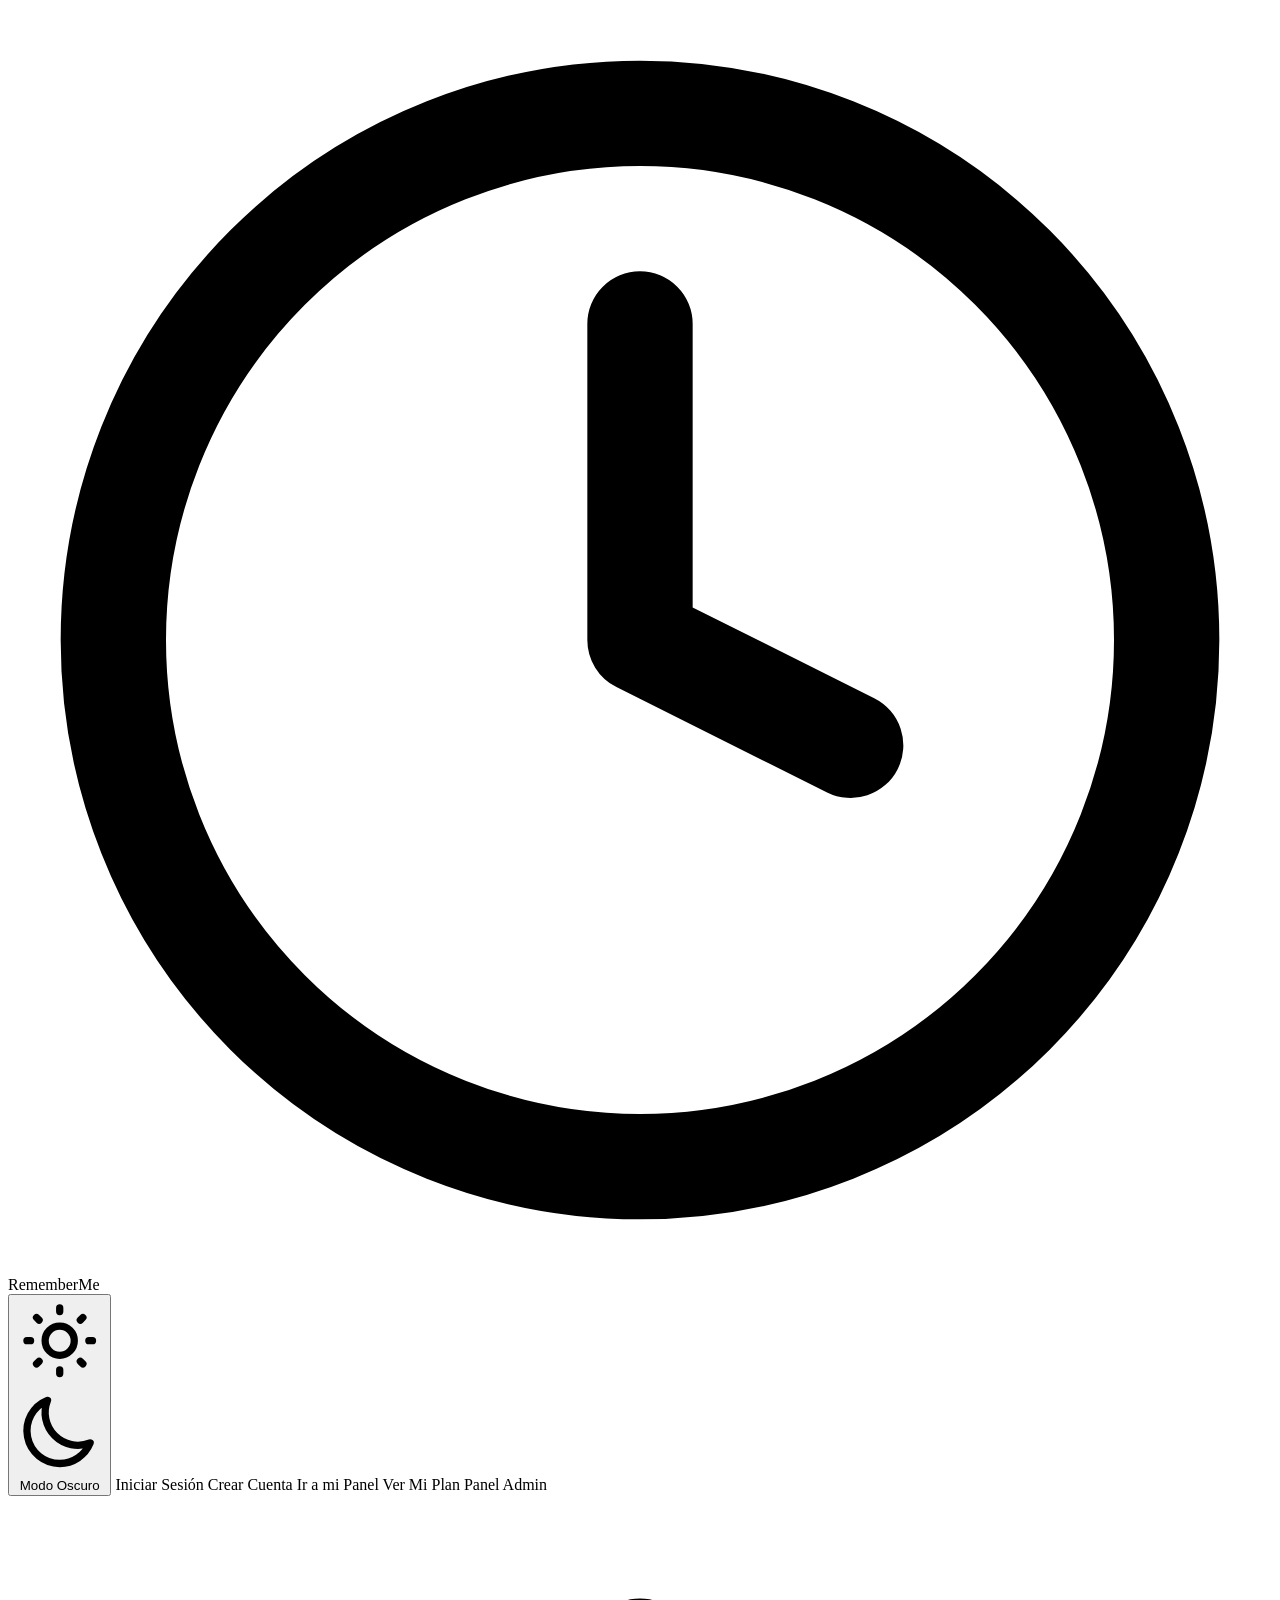
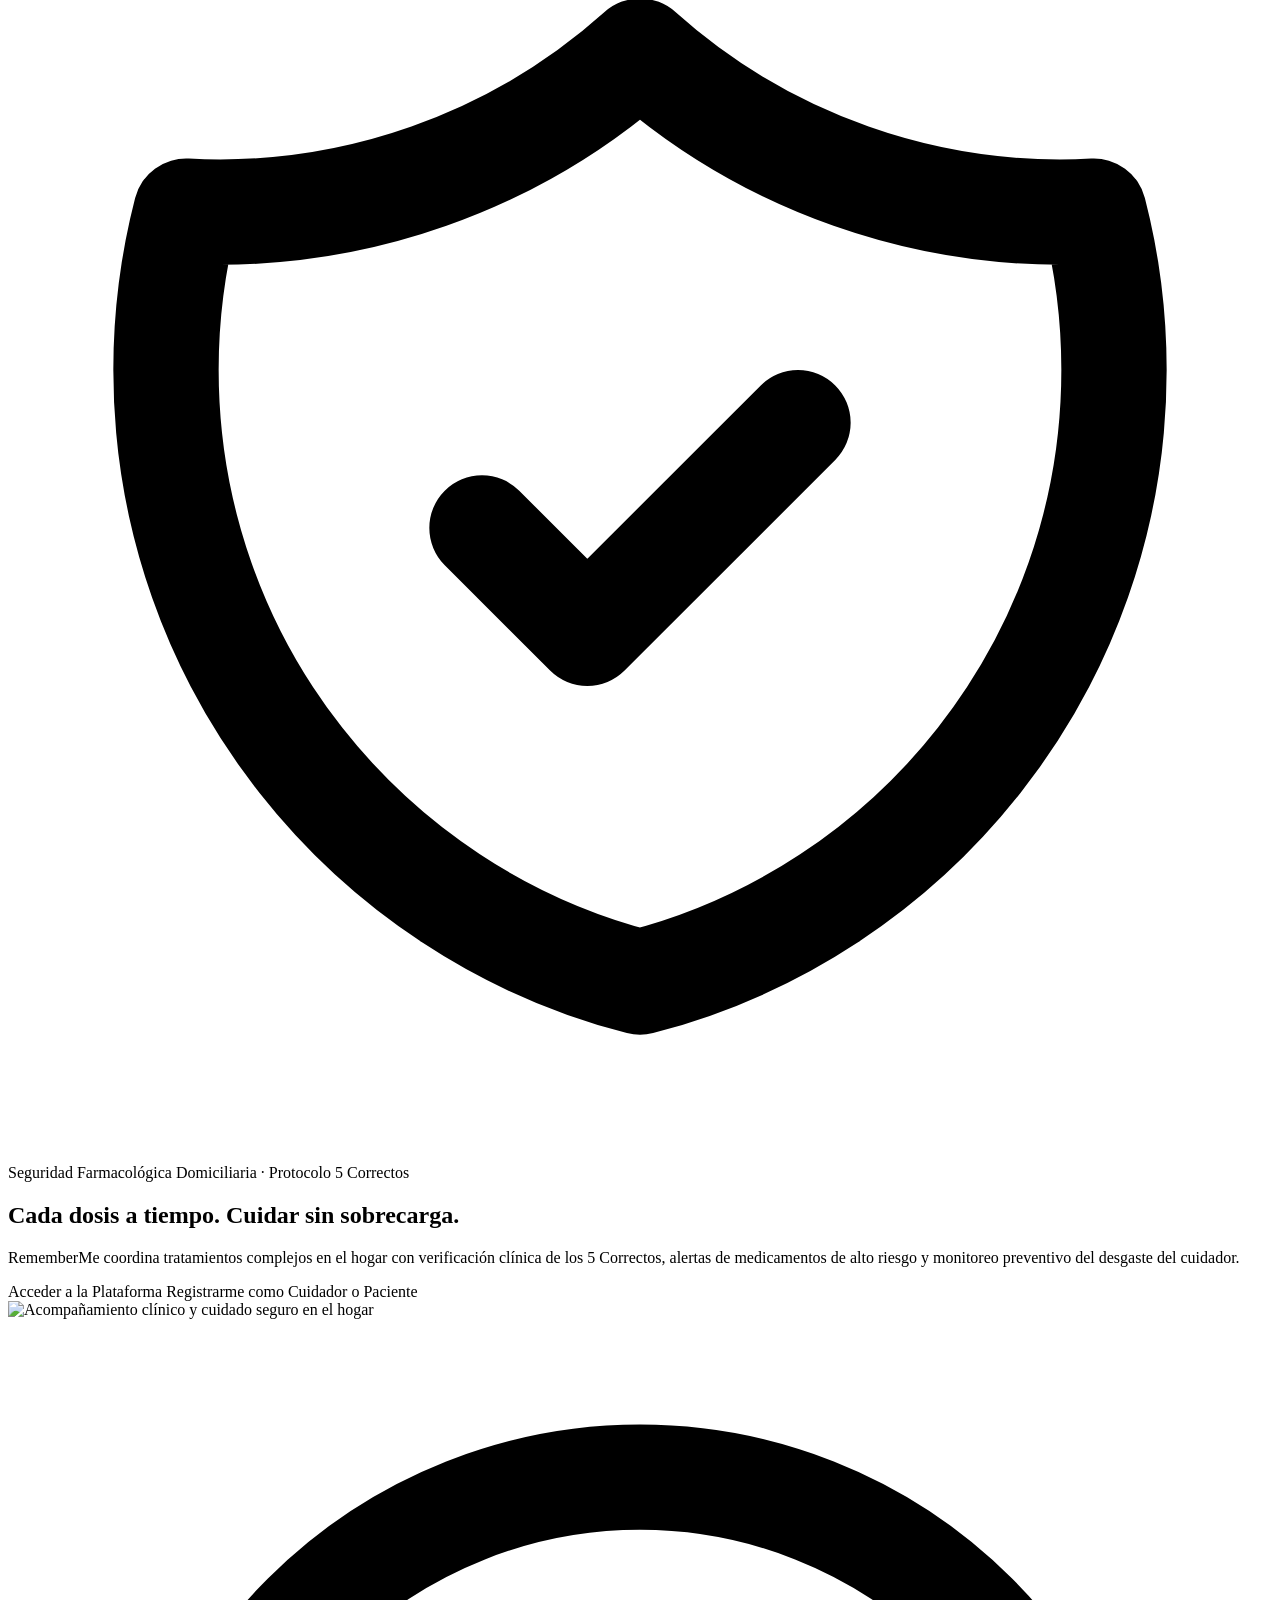
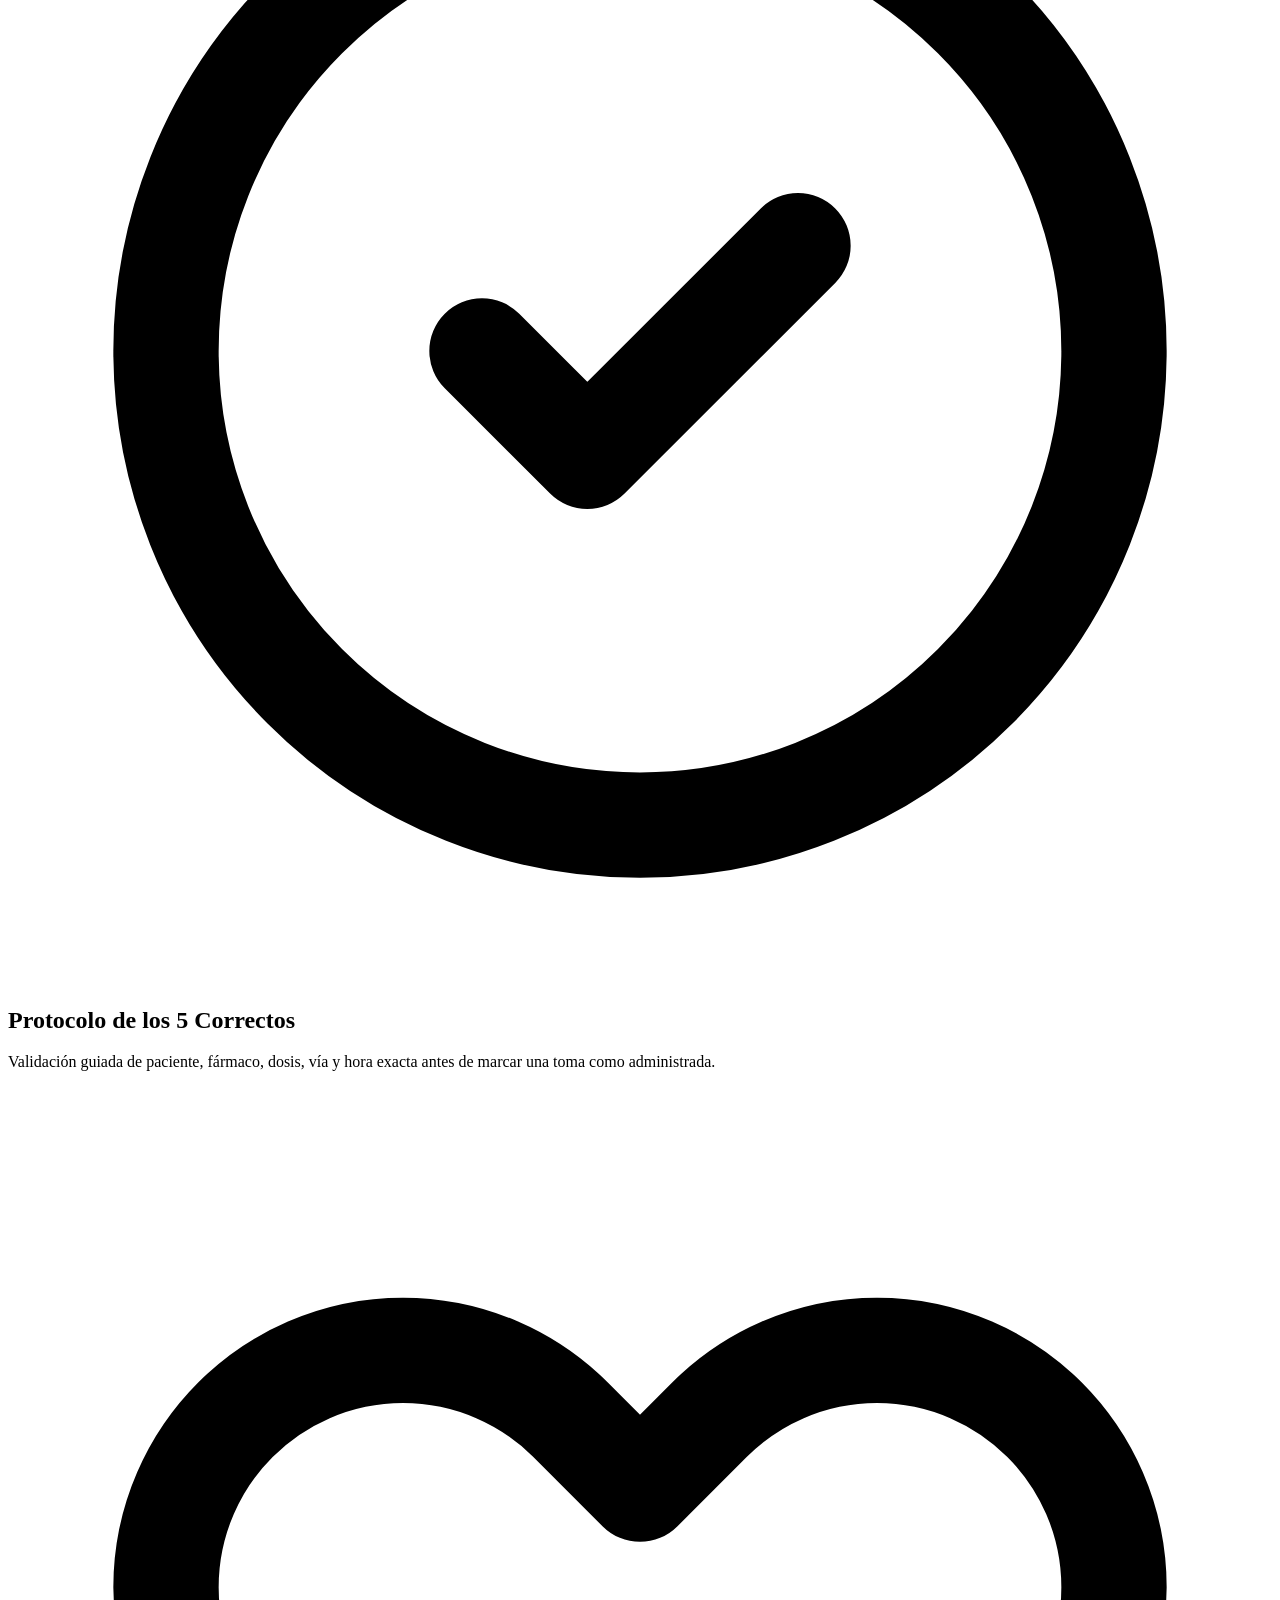
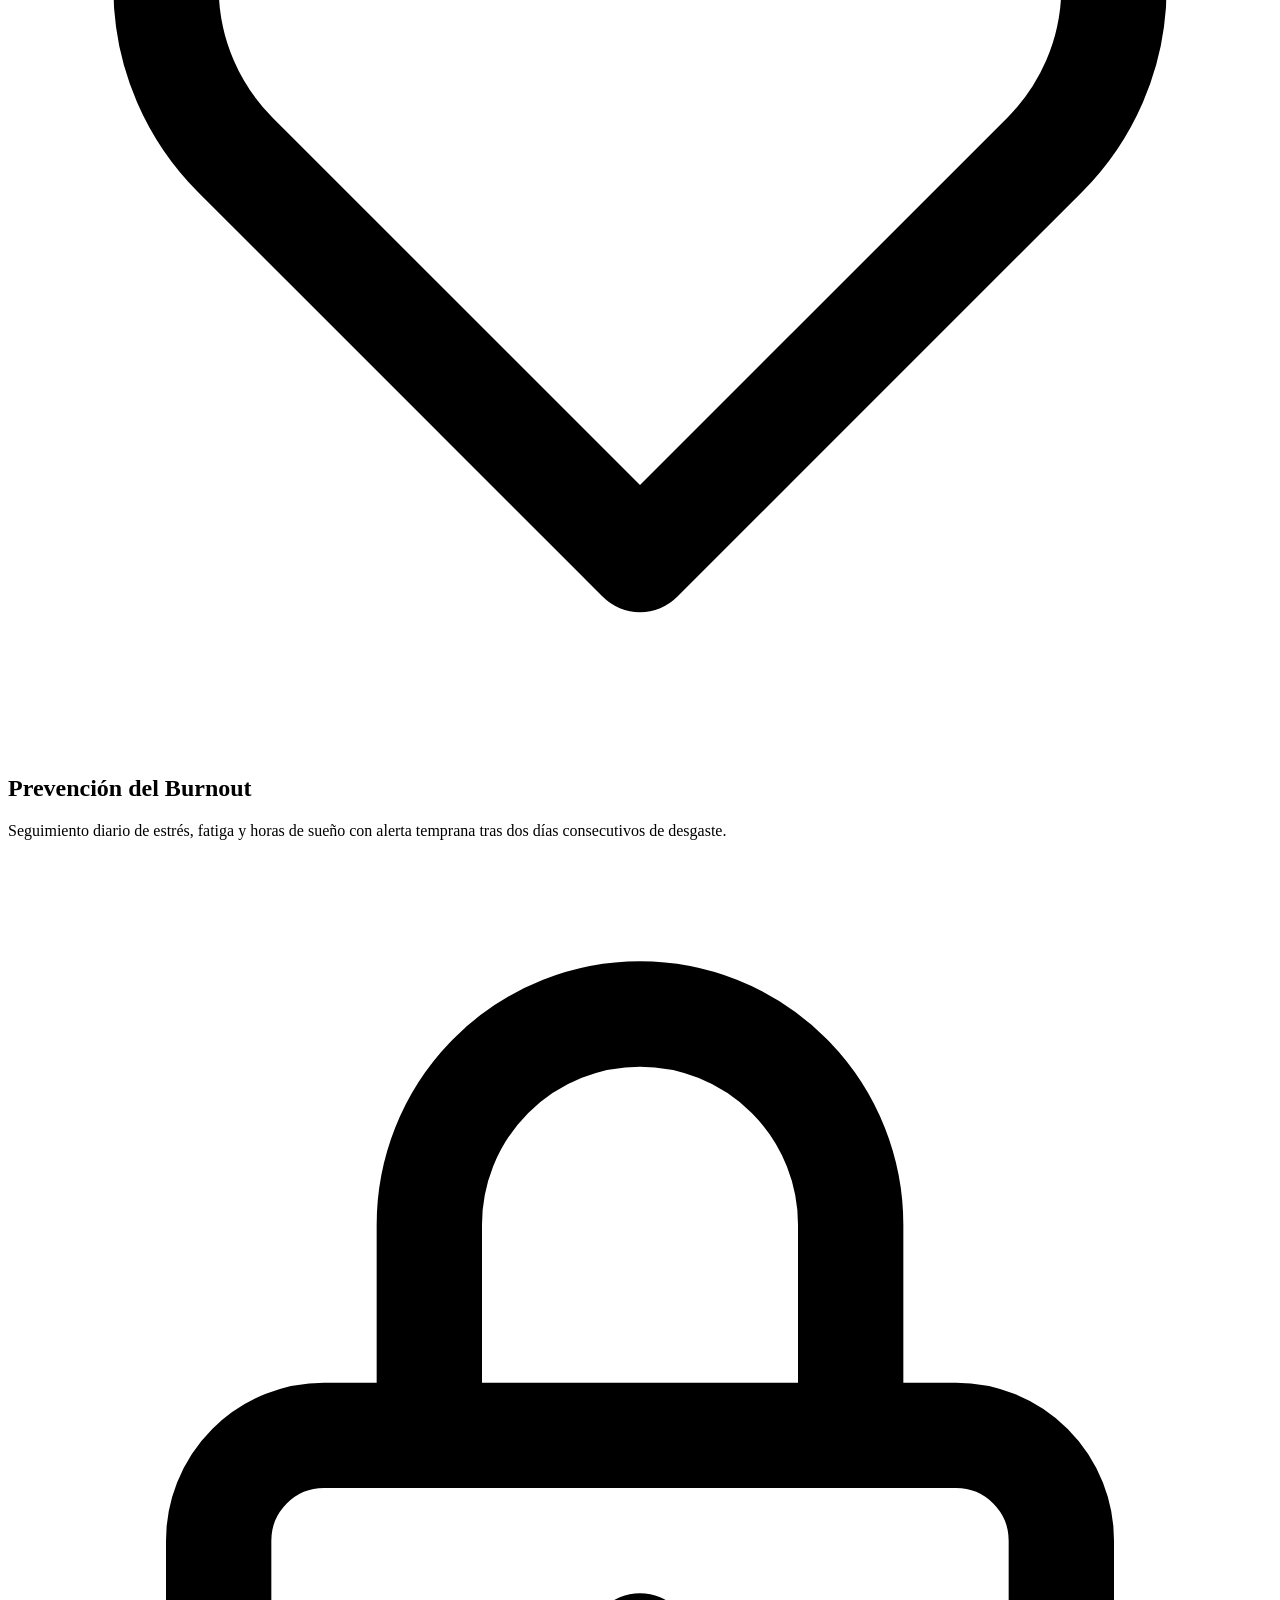
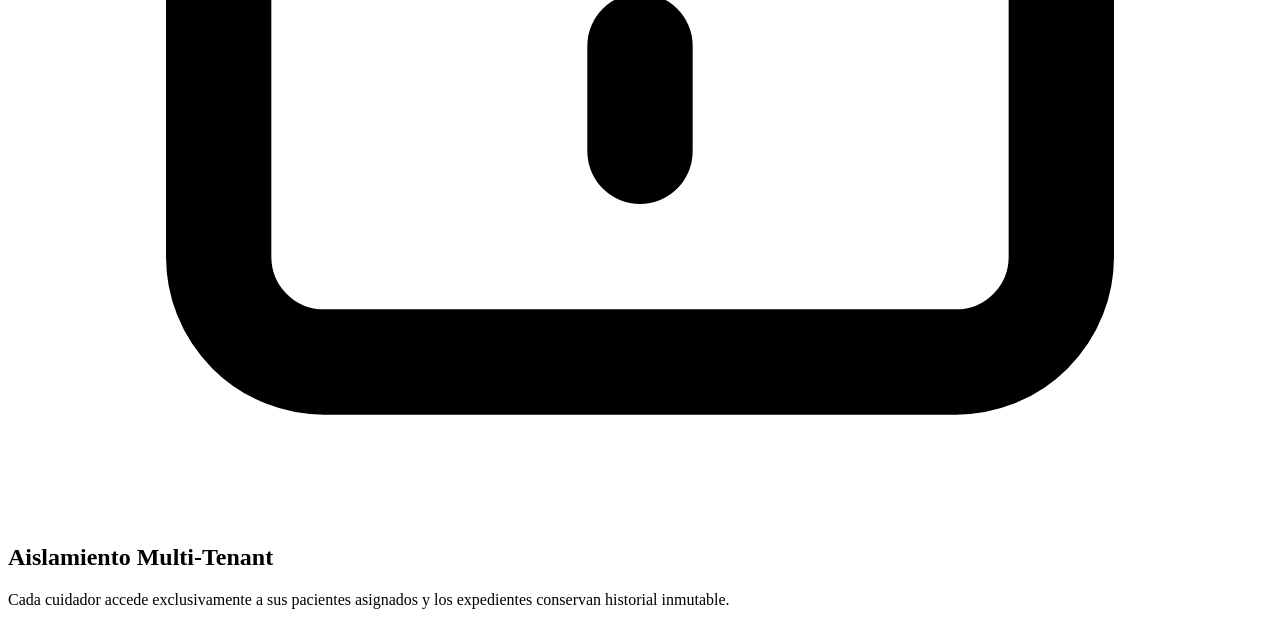
<file: target/classes/templates/index.html>
<!DOCTYPE html>
<html lang="es" xmlns:th="http://www.thymeleaf.org" xmlns:sec="http://www.thymeleaf.org/extras/spring-security">
<head th:replace="~{fragments/head :: head('Inicio')}"></head>
<body class="bg-slate-50 dark:bg-slate-950 text-slate-900 dark:text-slate-100 min-h-screen flex flex-col">

<!-- Navbar Pública -->
<header class="bg-white/95 dark:bg-slate-900/95 border-b border-slate-200 dark:border-slate-800 sticky top-0 z-30">
    <div class="max-w-6xl mx-auto px-6 py-4 flex items-center justify-between">
        <a th:href="@{/}" class="flex items-center gap-3">
            <div class="w-9 h-9 rounded-xl bg-teal-700 dark:bg-teal-600 text-white flex items-center justify-center">
                <svg class="w-5 h-5" fill="none" stroke="currentColor" stroke-width="2" viewBox="0 0 24 24">
                    <path stroke-linecap="round" stroke-linejoin="round" d="M12 6v6l4 2m6-2a10 10 0 11-20 0 10 10 0 0120 0z"/>
                </svg>
            </div>
            <span class="font-display font-bold text-lg">RememberMe</span>
        </a>

        <div class="flex items-center gap-3">
            <button type="button" onclick="toggleRememberMeTheme()"
                    class="inline-flex items-center gap-2 px-3 py-2 rounded-xl border border-slate-200 dark:border-slate-700 bg-slate-50 dark:bg-slate-800 text-xs font-medium text-slate-700 dark:text-slate-200 hover:bg-slate-100 dark:hover:bg-slate-700 transition">
                <svg data-theme-icon="sun" class="w-4 h-4 hidden text-amber-500" fill="none" stroke="currentColor" stroke-width="2" viewBox="0 0 24 24">
                    <path stroke-linecap="round" stroke-linejoin="round" d="M12 3v1m0 16v1m9-9h-1M4 12H3m15.364 6.364l-.707-.707M6.343 6.343l-.707-.707m12.728 0l-.707.707M6.343 17.657l-.707.707M16 12a4 4 0 11-8 0 4 4 0 018 0z"/>
                </svg>
                <svg data-theme-icon="moon" class="w-4 h-4" fill="none" stroke="currentColor" stroke-width="2" viewBox="0 0 24 24">
                    <path stroke-linecap="round" stroke-linejoin="round" d="M20.354 15.354A9 9 0 018.646 3.646 9.003 9.003 0 0012 21a9.003 9.003 0 008.354-5.646z"/>
                </svg>
                <span data-theme-label>Modo Oscuro</span>
            </button>

            <a sec:authorize="isAnonymous()" th:href="@{/auth/login}"
               class="px-4 py-2 rounded-xl text-sm font-medium text-slate-700 dark:text-slate-200 hover:bg-slate-100 dark:hover:bg-slate-800 transition">
                Iniciar Sesión
            </a>
            <a sec:authorize="isAnonymous()" th:href="@{/auth/register}"
               class="px-4 py-2 rounded-xl bg-teal-700 hover:bg-teal-800 dark:bg-teal-600 dark:hover:bg-teal-500 text-white text-sm font-semibold transition">
                Crear Cuenta
            </a>
            <a sec:authorize="hasAuthority('ROL_CUIDADOR')" th:href="@{/cuidador/panel}"
               class="px-4 py-2 rounded-xl bg-teal-700 hover:bg-teal-800 dark:bg-teal-600 text-white text-sm font-semibold transition">
                Ir a mi Panel
            </a>
            <a sec:authorize="hasAuthority('ROL_PACIENTE')" th:href="@{/paciente/mi-plan}"
               class="px-4 py-2 rounded-xl bg-teal-700 hover:bg-teal-800 dark:bg-teal-600 text-white text-sm font-semibold transition">
                Ver Mi Plan
            </a>
            <a sec:authorize="hasAuthority('ROL_ADMIN')" th:href="@{/admin/resumen}"
               class="px-4 py-2 rounded-xl bg-teal-700 hover:bg-teal-800 dark:bg-teal-600 text-white text-sm font-semibold transition">
                Panel Admin
            </a>
        </div>
    </div>
</header>

<!-- Hero Principal -->
<main class="flex-1">
    <section class="max-w-6xl mx-auto px-6 py-14 lg:py-20 grid grid-cols-1 lg:grid-cols-12 gap-12 items-center">
        <div class="lg:col-span-6 space-y-6">
            <div class="inline-flex items-center gap-2 text-xs font-semibold text-teal-700 dark:text-teal-400">
                <svg class="w-4 h-4" fill="none" stroke="currentColor" stroke-width="2" viewBox="0 0 24 24">
                    <path stroke-linecap="round" stroke-linejoin="round" d="M9 12l2 2 4-4m5.618-4.016A11.955 11.955 0 0112 2.944a11.955 11.955 0 01-8.618 3.04A12.02 12.02 0 003 9c0 5.591 3.824 10.29 9 11.622 5.176-1.332 9-6.03 9-11.622 0-1.042-.133-2.052-.382-3.016z"/>
                </svg>
                <span>Seguridad Farmacológica Domiciliaria · Protocolo 5 Correctos</span>
            </div>

            <h1 class="text-3xl sm:text-4xl lg:text-5xl font-display font-bold text-slate-900 dark:text-slate-100 leading-tight">
                Cada dosis a tiempo. Cuidar sin sobrecarga.
            </h1>

            <p class="text-base sm:text-lg text-slate-600 dark:text-slate-300 leading-relaxed">
                RememberMe coordina tratamientos complejos en el hogar con verificación clínica de los 5 Correctos,
                alertas de medicamentos de alto riesgo y monitoreo preventivo del desgaste del cuidador.
            </p>

            <div class="flex flex-wrap items-center gap-4 pt-2">
                <a th:href="@{/auth/login}"
                   class="px-6 py-3 rounded-xl bg-teal-700 hover:bg-teal-800 dark:bg-teal-600 dark:hover:bg-teal-500 text-white font-semibold text-sm transition">
                    Acceder a la Plataforma
                </a>
                <a th:href="@{/auth/register}"
                   class="px-6 py-3 rounded-xl border border-slate-300 dark:border-slate-700 bg-white dark:bg-slate-900 text-slate-700 dark:text-slate-200 hover:bg-slate-100 dark:hover:bg-slate-800 font-semibold text-sm transition">
                    Registrarme como Cuidador o Paciente
                </a>
            </div>
        </div>

        <div class="lg:col-span-6">
            <div class="bg-white dark:bg-slate-900 border border-slate-200 dark:border-slate-800 rounded-2xl p-3">
                <img th:src="@{/images/hero-home-caregiving.jpg}"
                     alt="Acompañamiento clínico y cuidado seguro en el hogar"
                     class="w-full h-80 sm:h-96 object-cover rounded-xl">
            </div>
        </div>
    </section>

    <!-- Pilares Clínicos -->
    <section class="max-w-6xl mx-auto px-6 pb-16 grid grid-cols-1 md:grid-cols-3 gap-6">
        <div class="bg-white dark:bg-slate-900 border border-slate-200 dark:border-slate-800 rounded-2xl p-6">
            <div class="w-10 h-10 rounded-xl bg-teal-50 dark:bg-teal-950/60 text-teal-700 dark:text-teal-400 flex items-center justify-center mb-4">
                <svg class="w-5 h-5" fill="none" stroke="currentColor" stroke-width="2" viewBox="0 0 24 24">
                    <path stroke-linecap="round" stroke-linejoin="round" d="M9 12l2 2 4-4m6 2a9 9 0 11-18 0 9 9 0 0118 0z"/>
                </svg>
            </div>
            <h2 class="text-lg font-display font-bold">Protocolo de los 5 Correctos</h2>
            <p class="text-sm text-slate-600 dark:text-slate-300 mt-2">
                Validación guiada de paciente, fármaco, dosis, vía y hora exacta antes de marcar una toma como administrada.
            </p>
        </div>

        <div class="bg-white dark:bg-slate-900 border border-slate-200 dark:border-slate-800 rounded-2xl p-6">
            <div class="w-10 h-10 rounded-xl bg-amber-50 dark:bg-amber-950/40 text-amber-700 dark:text-amber-400 flex items-center justify-center mb-4">
                <svg class="w-5 h-5" fill="none" stroke="currentColor" stroke-width="2" viewBox="0 0 24 24">
                    <path stroke-linecap="round" stroke-linejoin="round" d="M4.318 6.318a4.5 4.5 0 000 6.364L12 20.364l7.682-7.682a4.5 4.5 0 00-6.364-6.364L12 7.636l-1.318-1.318a4.5 4.5 0 00-6.364 0z"/>
                </svg>
            </div>
            <h2 class="text-lg font-display font-bold">Prevención del Burnout</h2>
            <p class="text-sm text-slate-600 dark:text-slate-300 mt-2">
                Seguimiento diario de estrés, fatiga y horas de sueño con alerta temprana tras dos días consecutivos de desgaste.
            </p>
        </div>

        <div class="bg-white dark:bg-slate-900 border border-slate-200 dark:border-slate-800 rounded-2xl p-6">
            <div class="w-10 h-10 rounded-xl bg-slate-100 dark:bg-slate-800 text-slate-700 dark:text-slate-300 flex items-center justify-center mb-4">
                <svg class="w-5 h-5" fill="none" stroke="currentColor" stroke-width="2" viewBox="0 0 24 24">
                    <path stroke-linecap="round" stroke-linejoin="round" d="M12 15v2m-6 4h12a2 2 0 002-2v-6a2 2 0 00-2-2H6a2 2 0 00-2 2v6a2 2 0 002 2zm10-10V7a4 4 0 00-8 0v4h8z"/>
                </svg>
            </div>
            <h2 class="text-lg font-display font-bold">Aislamiento Multi-Tenant</h2>
            <p class="text-sm text-slate-600 dark:text-slate-300 mt-2">
                Cada cuidador accede exclusivamente a sus pacientes asignados y los expedientes conservan historial inmutable.
            </p>
        </div>
    </section>
</main>

</body>
</html>
</file>
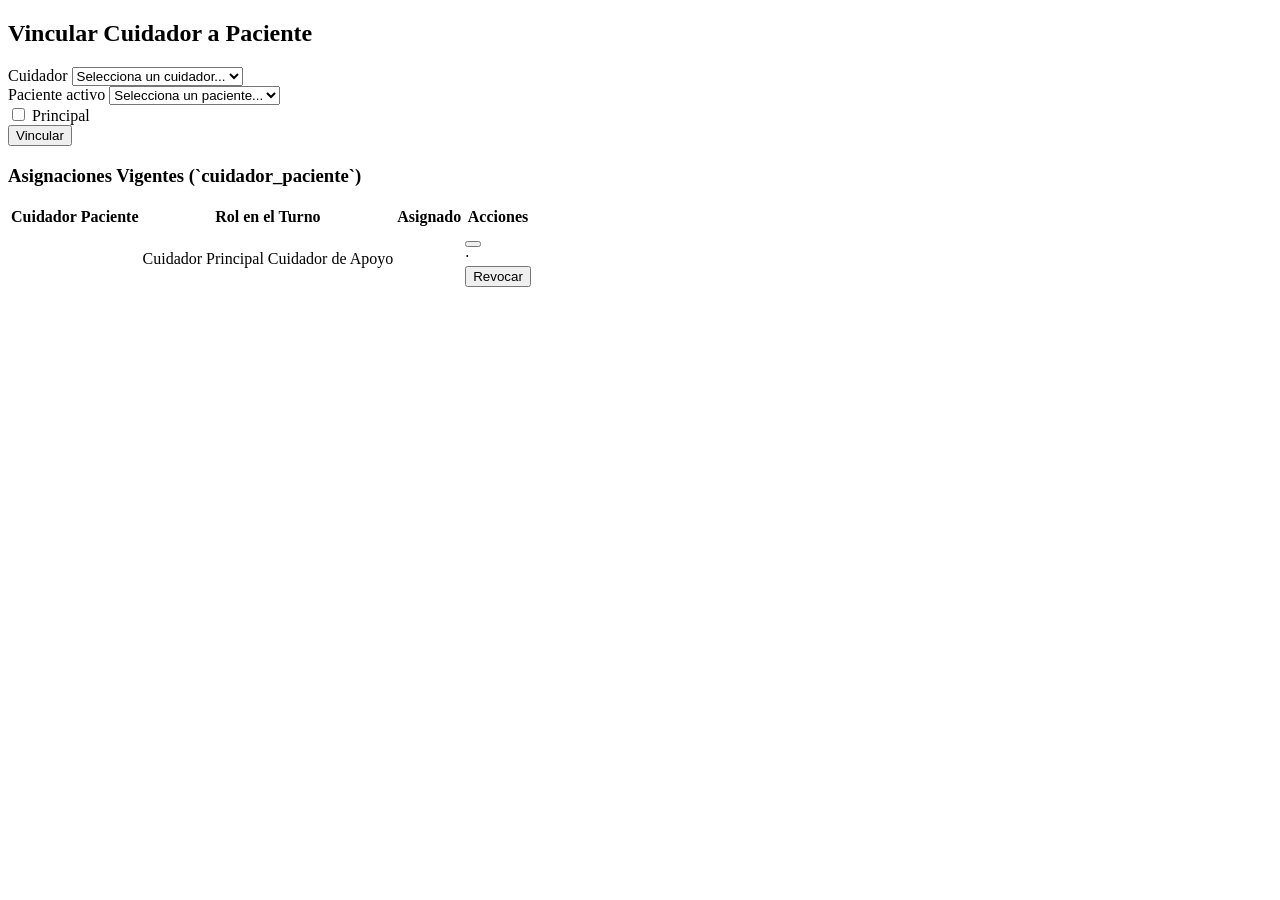
<file: target/classes/templates/admin/asignaciones.html>
<!DOCTYPE html>
<html lang="es" xmlns:th="http://www.thymeleaf.org">
<head th:replace="~{fragments/head :: head('Asignaciones Cuidador–Paciente')}"></head>
<body class="bg-slate-50 dark:bg-slate-950 text-slate-900 dark:text-slate-100 min-h-screen flex flex-col lg:flex-row">

<aside th:replace="~{fragments/sidebar :: sidebar(${activeMenu})}"></aside>

<div class="flex-1 flex flex-col min-w-0">
    <header th:replace="~{fragments/header :: header(${breadcrumb}, 'Volver al Resumen', '/admin/resumen')}"></header>

    <main class="p-6 max-w-6xl w-full mx-auto space-y-6">
        <div th:if="${exito}" class="p-4 rounded-2xl border border-emerald-200 dark:border-emerald-900/60 bg-emerald-50 dark:bg-emerald-950/30 text-emerald-700 dark:text-emerald-400 text-sm" th:text="${exito}"></div>
        <div th:if="${error}" class="p-4 rounded-2xl border border-red-200 dark:border-red-900/60 bg-red-50 dark:bg-red-950/40 text-red-700 dark:text-red-400 text-sm" th:text="${error}"></div>

        <!-- Formulario nueva asignación -->
        <section class="bg-white dark:bg-slate-900 border border-slate-200 dark:border-slate-800 rounded-2xl p-6">
            <h2 class="text-lg font-display font-bold">Vincular Cuidador a Paciente</h2>
            <form th:action="@{/admin/asignaciones}" th:object="${asignacionDto}" method="post"
                  class="mt-4 grid grid-cols-1 md:grid-cols-12 gap-4 items-end">
                <div class="md:col-span-4">
                    <label class="block text-xs font-medium mb-1">Cuidador</label>
                    <select th:field="*{cuidadorId}" required
                            class="w-full px-3.5 py-2.5 rounded-xl border border-slate-300 dark:border-slate-700 bg-white dark:bg-slate-800 text-sm">
                        <option value="">Selecciona un cuidador...</option>
                        <option th:each="c : ${cuidadores}" th:value="${c.id}" th:text="${c.nombre} + ' (' + ${c.correo} + ')'"></option>
                    </select>
                </div>

                <div class="md:col-span-4">
                    <label class="block text-xs font-medium mb-1">Paciente activo</label>
                    <select th:field="*{pacienteId}" required
                            class="w-full px-3.5 py-2.5 rounded-xl border border-slate-300 dark:border-slate-700 bg-white dark:bg-slate-800 text-sm">
                        <option value="">Selecciona un paciente...</option>
                        <option th:each="p : ${pacientes}" th:value="${p.id}" th:text="${p.nombreCompleto}"></option>
                    </select>
                </div>

                <div class="md:col-span-2 pb-2.5">
                    <label class="flex items-center gap-2 text-sm cursor-pointer">
                        <input th:field="*{esPrincipal}" type="checkbox" class="rounded text-teal-700">
                        <span>Principal</span>
                    </label>
                </div>

                <div class="md:col-span-2">
                    <button type="submit"
                            class="w-full px-4 py-2.5 rounded-xl bg-teal-700 hover:bg-teal-800 dark:bg-teal-600 text-white text-sm font-semibold transition">
                        Vincular
                    </button>
                </div>
            </form>
        </section>

        <!-- Tabla de vínculos -->
        <section class="bg-white dark:bg-slate-900 border border-slate-200 dark:border-slate-800 rounded-2xl overflow-hidden">
            <div class="px-6 py-4 border-b border-slate-200 dark:border-slate-800">
                <h3 class="text-base font-display font-bold">Asignaciones Vigentes (`cuidador_paciente`)</h3>
            </div>
            <div class="overflow-x-auto">
                <table class="w-full text-left text-sm">
                    <thead class="bg-slate-50 dark:bg-slate-800/70 text-xs text-slate-500 dark:text-slate-400 border-b border-slate-200 dark:border-slate-800">
                    <tr>
                        <th class="px-5 py-3">Cuidador</th>
                        <th class="px-5 py-3">Paciente</th>
                        <th class="px-5 py-3">Rol en el Turno</th>
                        <th class="px-5 py-3">Asignado</th>
                        <th class="px-5 py-3 text-right">Acciones</th>
                    </tr>
                    </thead>
                    <tbody class="divide-y divide-slate-200 dark:divide-slate-800">
                    <tr th:each="a : ${asignaciones}">
                        <td class="px-5 py-3.5 font-medium" th:text="${a.cuidador.nombre}"></td>
                        <td class="px-5 py-3.5" th:text="${a.paciente.nombreCompleto}"></td>
                        <td class="px-5 py-3.5">
                            <span th:if="${a.esPrincipal}" class="text-xs font-semibold text-teal-700 dark:text-teal-400">Cuidador Principal</span>
                            <span th:if="${!a.esPrincipal}" class="text-xs font-medium text-slate-600 dark:text-slate-300">Cuidador de Apoyo</span>
                        </td>
                        <td class="px-5 py-3.5 font-mono-tabular text-xs text-slate-500"
                            th:text="${#temporals.format(a.asignadoEn, 'yyyy-MM-dd')}"></td>
                        <td class="px-5 py-3.5 text-right">
                            <div class="inline-flex items-center gap-3">
                                <form th:action="@{/admin/asignaciones/tipo}" method="post">
                                    <input type="hidden" name="cuidadorId" th:value="${a.id.cuidadorId}">
                                    <input type="hidden" name="pacienteId" th:value="${a.id.pacienteId}">
                                    <input type="hidden" name="esPrincipal" th:value="${!a.esPrincipal}">
                                    <button type="submit" class="text-xs font-medium text-teal-700 dark:text-teal-400 hover:underline"
                                            th:text="${a.esPrincipal} ? 'Cambiar a Apoyo' : 'Hacer Principal'"></button>
                                </form>
                                <span class="text-slate-300 dark:text-slate-700">·</span>
                                <form th:action="@{/admin/asignaciones/revocar}" method="post"
                                      onsubmit="return confirm('¿Revocar este vínculo cuidador-paciente?');">
                                    <input type="hidden" name="cuidadorId" th:value="${a.id.cuidadorId}">
                                    <input type="hidden" name="pacienteId" th:value="${a.id.pacienteId}">
                                    <button type="submit" class="text-xs font-medium text-red-700 dark:text-red-400 hover:underline">Revocar</button>
                                </form>
                            </div>
                        </td>
                    </tr>
                    </tbody>
                </table>
            </div>
        </section>
    </main>
</div>

</body>
</html>
</file>
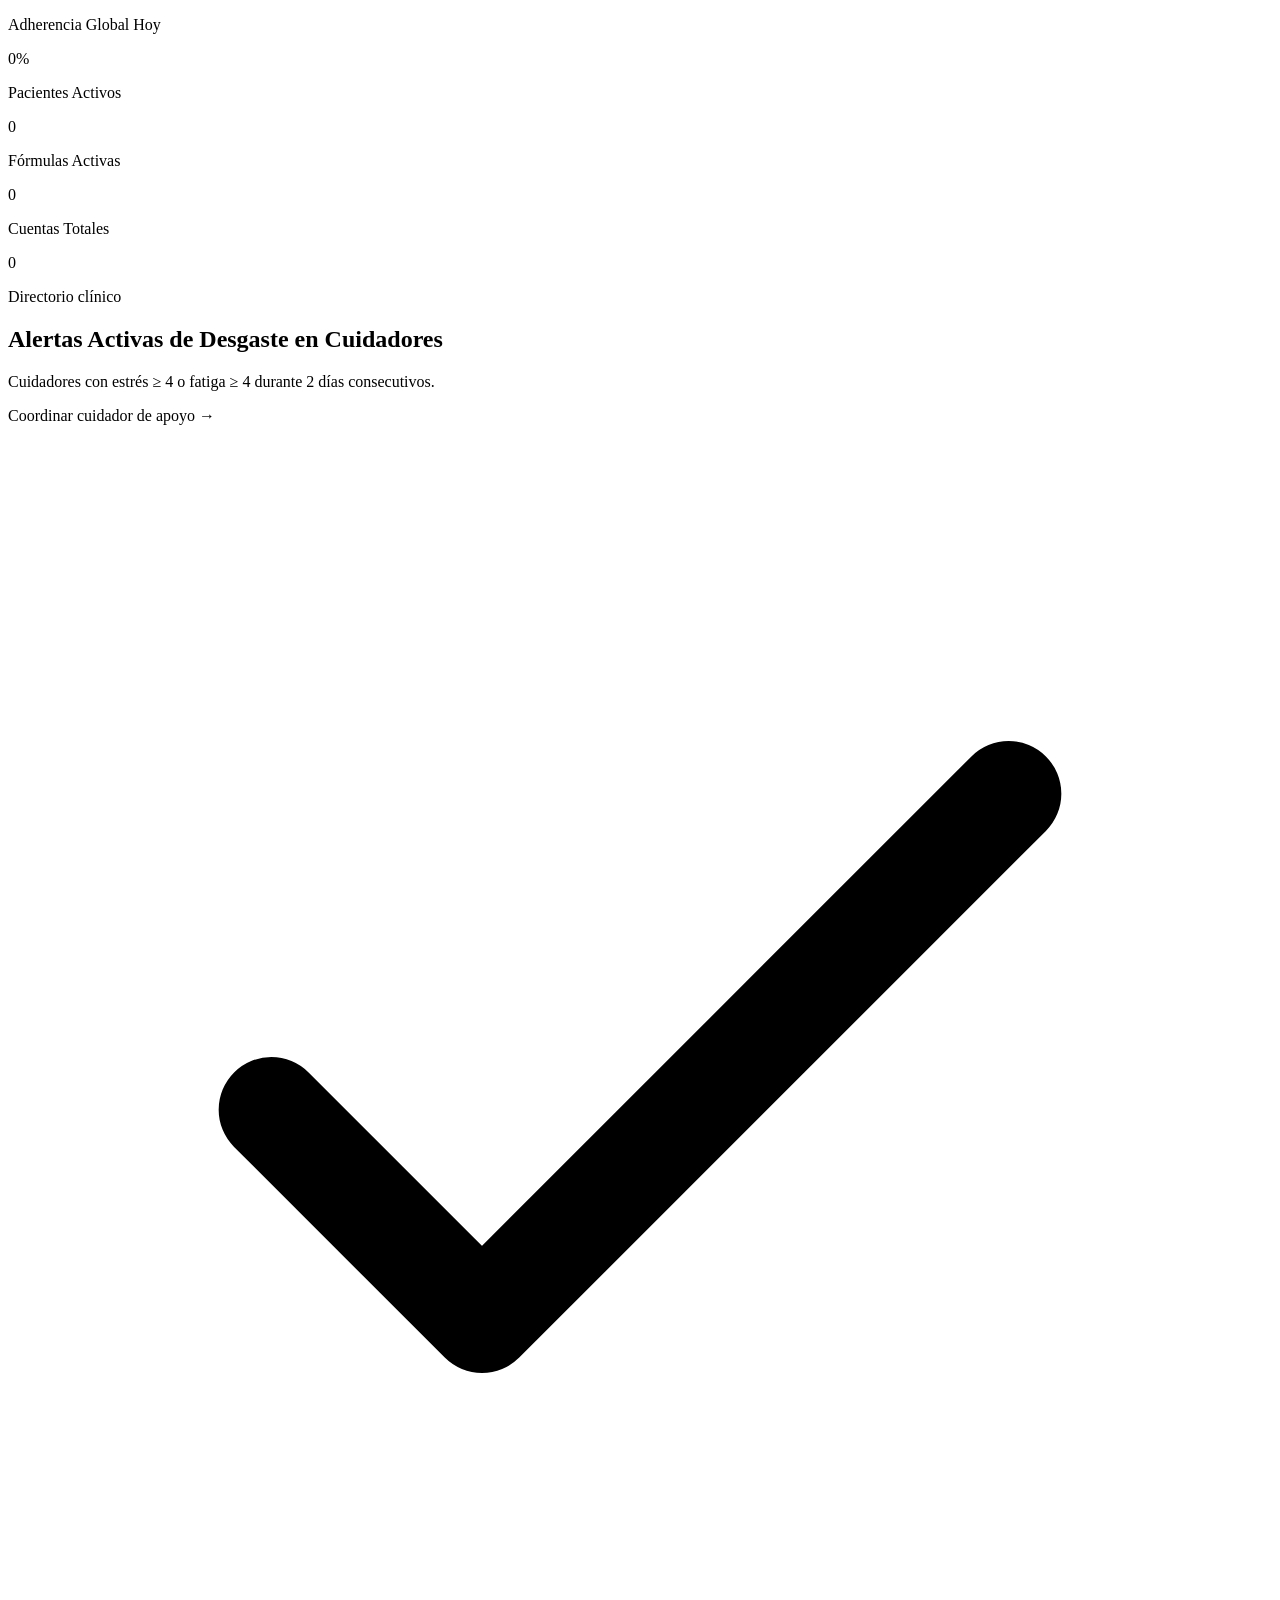
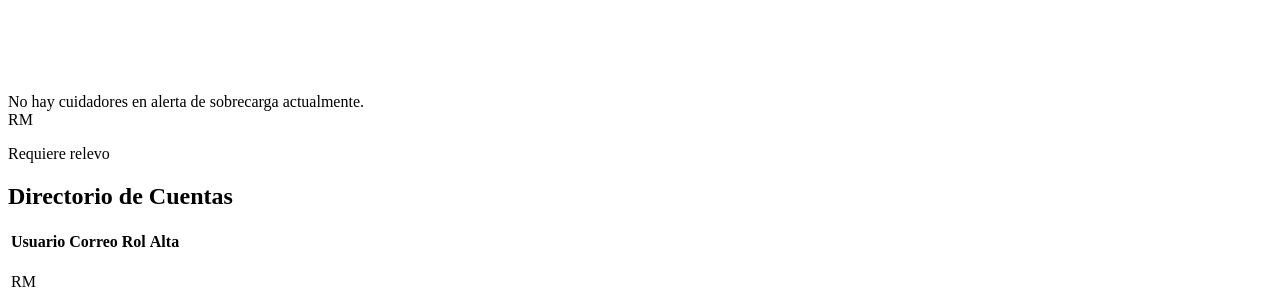
<file: target/classes/templates/admin/resumen.html>
<!DOCTYPE html>
<html lang="es" xmlns:th="http://www.thymeleaf.org">
<head th:replace="~{fragments/head :: head('Resumen Clínico Global')}"></head>
<body class="bg-slate-50 dark:bg-slate-950 text-slate-900 dark:text-slate-100 min-h-screen flex flex-col lg:flex-row">

<aside th:replace="~{fragments/sidebar :: sidebar(${activeMenu})}"></aside>

<div class="flex-1 flex flex-col min-w-0">
    <header th:replace="~{fragments/header :: header(${breadcrumb}, 'Gestionar Asignaciones', '/admin/asignaciones')}"></header>

    <main class="p-6 max-w-6xl w-full mx-auto space-y-6">
        <!-- KPIs Globales -->
        <section class="grid grid-cols-2 lg:grid-cols-4 gap-4">
            <div class="bg-white dark:bg-slate-900 border border-slate-200 dark:border-slate-800 rounded-2xl p-5">
                <p class="text-xs text-slate-500 dark:text-slate-400">Adherencia Global Hoy</p>
                <p class="font-mono-tabular text-2xl font-bold text-teal-700 dark:text-teal-400 mt-2"
                   th:text="${metricas.adherenciaGlobal} + '%'">0%</p>
                <p class="text-xs text-slate-500 mt-1 font-mono-tabular"
                   th:text="${metricas.administradasHoy} + ' / ' + ${metricas.totalTomasHoy} + ' tomas'"></p>
            </div>
            <div class="bg-white dark:bg-slate-900 border border-slate-200 dark:border-slate-800 rounded-2xl p-5">
                <p class="text-xs text-slate-500 dark:text-slate-400">Pacientes Activos</p>
                <p class="font-mono-tabular text-2xl font-bold mt-2" th:text="${metricas.totalPacientesActivos}">0</p>
                <p class="text-xs text-slate-500 mt-1" th:text="${metricas.totalCuidadores} + ' cuidadores activos'"></p>
            </div>
            <div class="bg-white dark:bg-slate-900 border border-slate-200 dark:border-slate-800 rounded-2xl p-5">
                <p class="text-xs text-slate-500 dark:text-slate-400">Fórmulas Activas</p>
                <p class="font-mono-tabular text-2xl font-bold mt-2" th:text="${metricas.totalMedicamentosActivos}">0</p>
                <p class="text-xs text-red-700 dark:text-red-400 mt-1 font-medium"
                   th:text="${metricas.totalAltoRiesgo} + ' de alto riesgo'"></p>
            </div>
            <div class="bg-white dark:bg-slate-900 border border-slate-200 dark:border-slate-800 rounded-2xl p-5">
                <p class="text-xs text-slate-500 dark:text-slate-400">Cuentas Totales</p>
                <p class="font-mono-tabular text-2xl font-bold mt-2" th:text="${metricas.totalUsuarios}">0</p>
                <p class="text-xs text-slate-500 mt-1">Directorio clínico</p>
            </div>
        </section>

        <!-- Alertas activas de desgaste en cuidadores -->
        <section class="bg-white dark:bg-slate-900 border border-slate-200 dark:border-slate-800 rounded-2xl p-6 space-y-4">
            <div class="flex flex-wrap items-center justify-between gap-3">
                <div>
                    <h2 class="text-lg font-display font-bold">Alertas Activas de Desgaste en Cuidadores</h2>
                    <p class="text-xs text-slate-500 dark:text-slate-400">
                        Cuidadores con estrés ≥ 4 o fatiga ≥ 4 durante 2 días consecutivos.
                    </p>
                </div>
                <a th:href="@{/admin/asignaciones}" class="text-xs font-semibold text-teal-700 dark:text-teal-400 hover:underline">
                    Coordinar cuidador de apoyo →
                </a>
            </div>

            <div th:if="${#lists.isEmpty(cuidadoresEnAlerta)}"
                 class="p-4 rounded-xl border border-emerald-200 dark:border-emerald-900/60 bg-emerald-50 dark:bg-emerald-950/30 text-emerald-700 dark:text-emerald-400 text-sm flex items-center gap-2">
                <svg class="w-4 h-4 shrink-0" fill="none" stroke="currentColor" stroke-width="2" viewBox="0 0 24 24">
                    <path stroke-linecap="round" stroke-linejoin="round" d="M5 13l4 4L19 7"/>
                </svg>
                <span>No hay cuidadores en alerta de sobrecarga actualmente.</span>
            </div>

            <div th:if="${!#lists.isEmpty(cuidadoresEnAlerta)}" class="grid grid-cols-1 md:grid-cols-2 gap-4">
                <div th:each="c : ${cuidadoresEnAlerta}"
                     class="p-4 rounded-xl border border-amber-200 dark:border-amber-900/60 bg-amber-50 dark:bg-amber-950/35 flex items-center justify-between gap-3">
                    <div class="flex items-center gap-3 min-w-0">
                        <div class="w-10 h-10 rounded-xl bg-amber-100 dark:bg-amber-900/50 text-amber-800 dark:text-amber-200 flex items-center justify-center font-display font-bold text-sm shrink-0"
                             th:text="${c.iniciales}">RM</div>
                        <div class="min-w-0">
                            <p class="font-semibold text-sm text-amber-900 dark:text-amber-200 truncate" th:text="${c.nombre}"></p>
                            <p class="text-xs text-amber-700 dark:text-amber-400 truncate" th:text="${c.correo}"></p>
                        </div>
                    </div>
                    <span class="text-xs font-semibold text-amber-700 dark:text-amber-400 shrink-0">Requiere relevo</span>
                </div>
            </div>
        </section>

        <!-- Directorio de Cuentas -->
        <section class="bg-white dark:bg-slate-900 border border-slate-200 dark:border-slate-800 rounded-2xl overflow-hidden">
            <div class="px-6 py-4 border-b border-slate-200 dark:border-slate-800">
                <h2 class="text-base font-display font-bold">Directorio de Cuentas</h2>
            </div>
            <div class="overflow-x-auto">
                <table class="w-full text-left text-sm">
                    <thead class="bg-slate-50 dark:bg-slate-800/70 text-xs text-slate-500 dark:text-slate-400 border-b border-slate-200 dark:border-slate-800">
                    <tr>
                        <th class="px-5 py-3">Usuario</th>
                        <th class="px-5 py-3">Correo</th>
                        <th class="px-5 py-3">Rol</th>
                        <th class="px-5 py-3">Alta</th>
                    </tr>
                    </thead>
                    <tbody class="divide-y divide-slate-200 dark:divide-slate-800">
                    <tr th:each="u : ${usuarios}">
                        <td class="px-5 py-3.5">
                            <div class="flex items-center gap-3">
                                <img th:if="${u.avatarUrl != null}" th:src="@{${u.avatarUrl}}" th:alt="${u.nombre}"
                                     class="w-9 h-9 rounded-xl object-cover">
                                <div th:if="${u.avatarUrl == null}"
                                     class="w-9 h-9 rounded-xl bg-teal-50 text-teal-800 dark:bg-teal-950/70 dark:text-teal-200 flex items-center justify-center font-display font-bold text-xs"
                                     th:text="${u.iniciales}">RM</div>
                                <span class="font-medium" th:text="${u.nombre}"></span>
                            </div>
                        </td>
                        <td class="px-5 py-3.5 text-slate-600 dark:text-slate-300" th:text="${u.correo}"></td>
                        <td class="px-5 py-3.5 text-xs font-semibold text-teal-700 dark:text-teal-400" th:text="${u.rol.etiqueta}"></td>
                        <td class="px-5 py-3.5 font-mono-tabular text-xs text-slate-500"
                            th:text="${#temporals.format(u.creadoEn, 'yyyy-MM-dd')}"></td>
                    </tr>
                    </tbody>
                </table>
            </div>
        </section>
    </main>
</div>

</body>
</html>
</file>
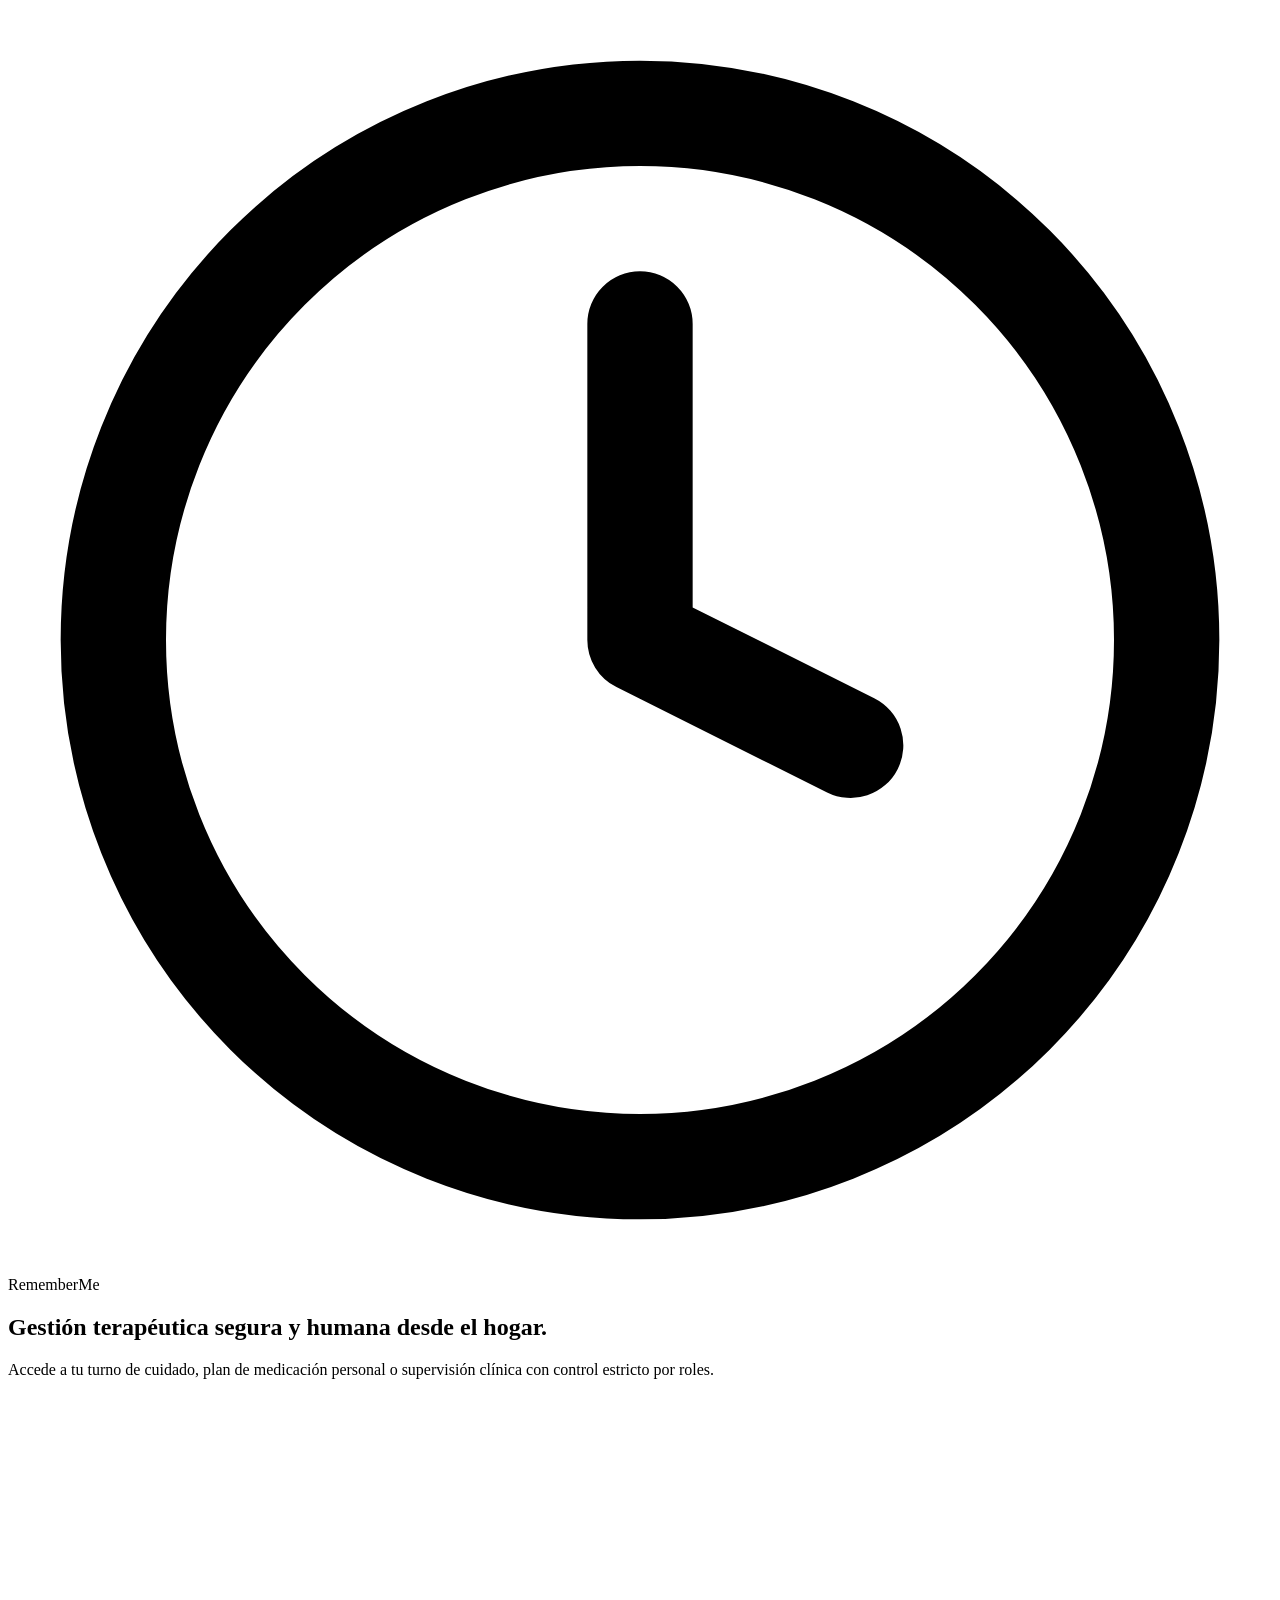
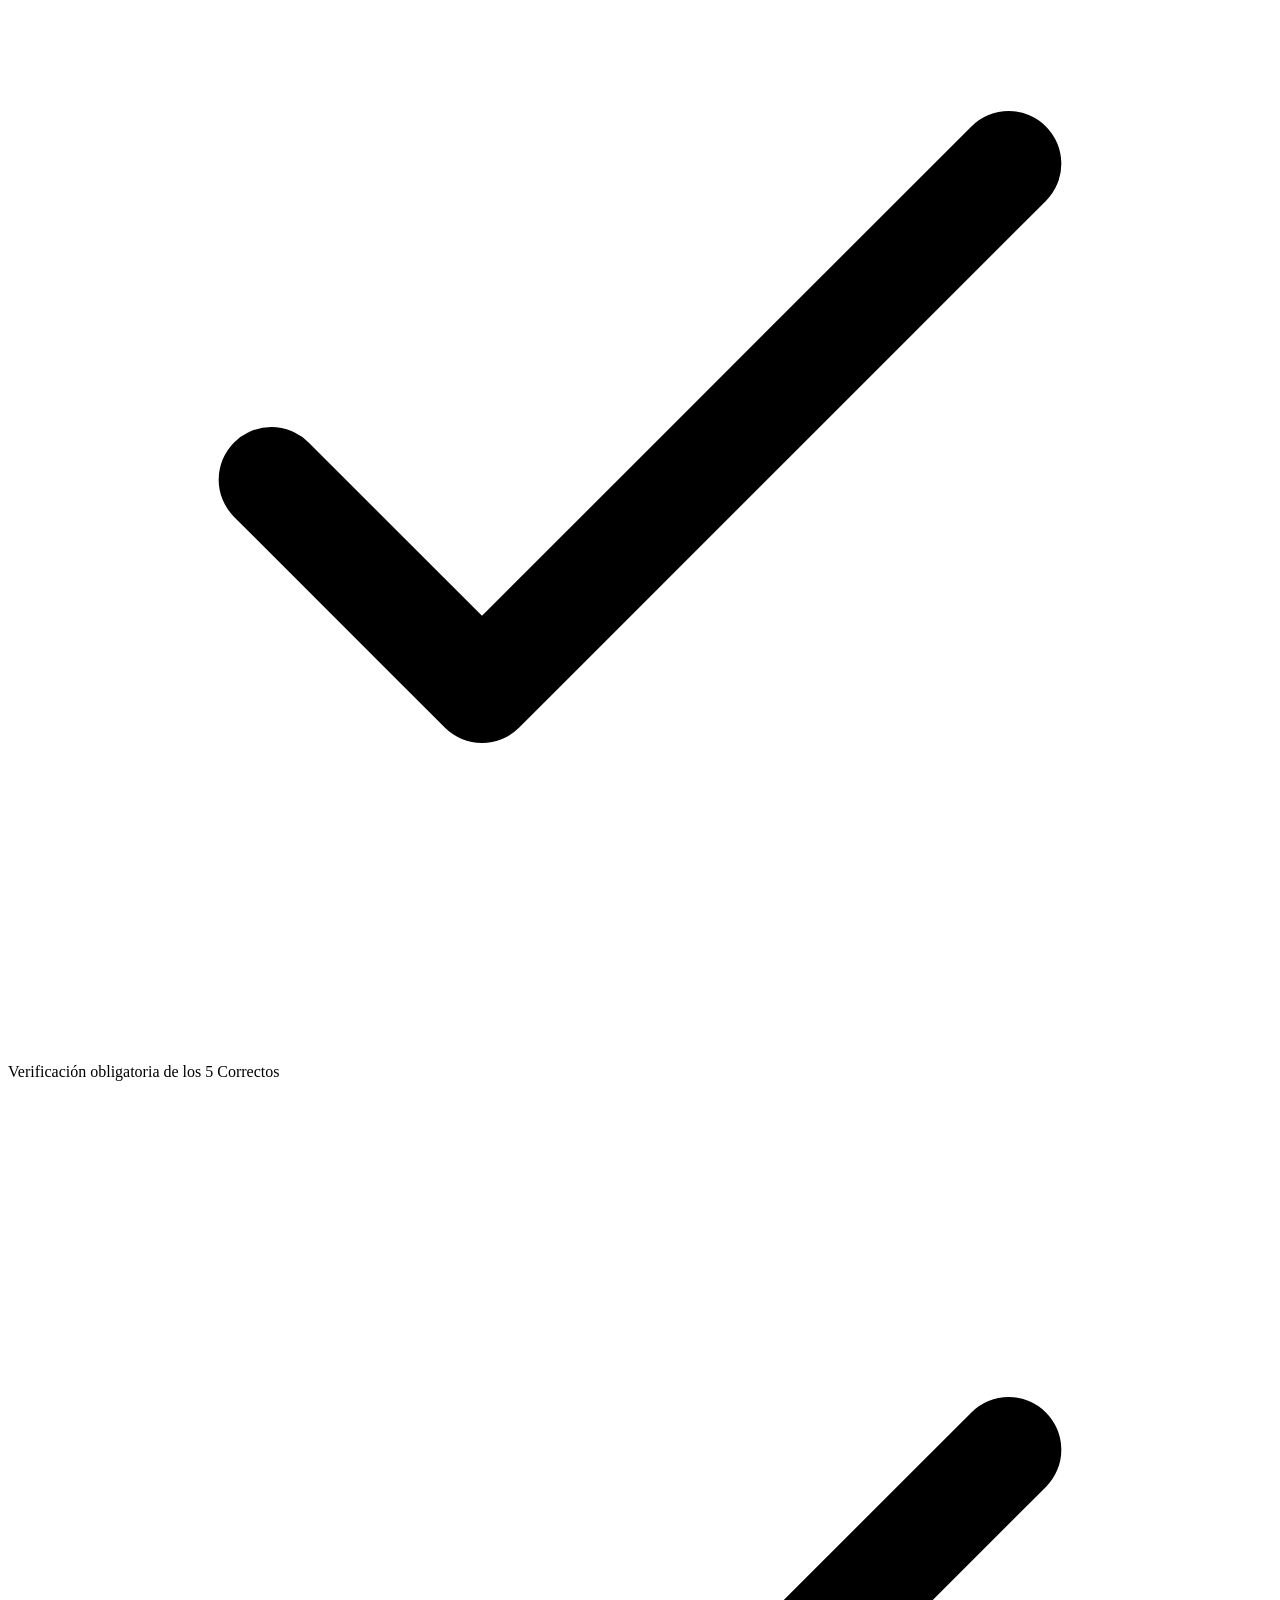
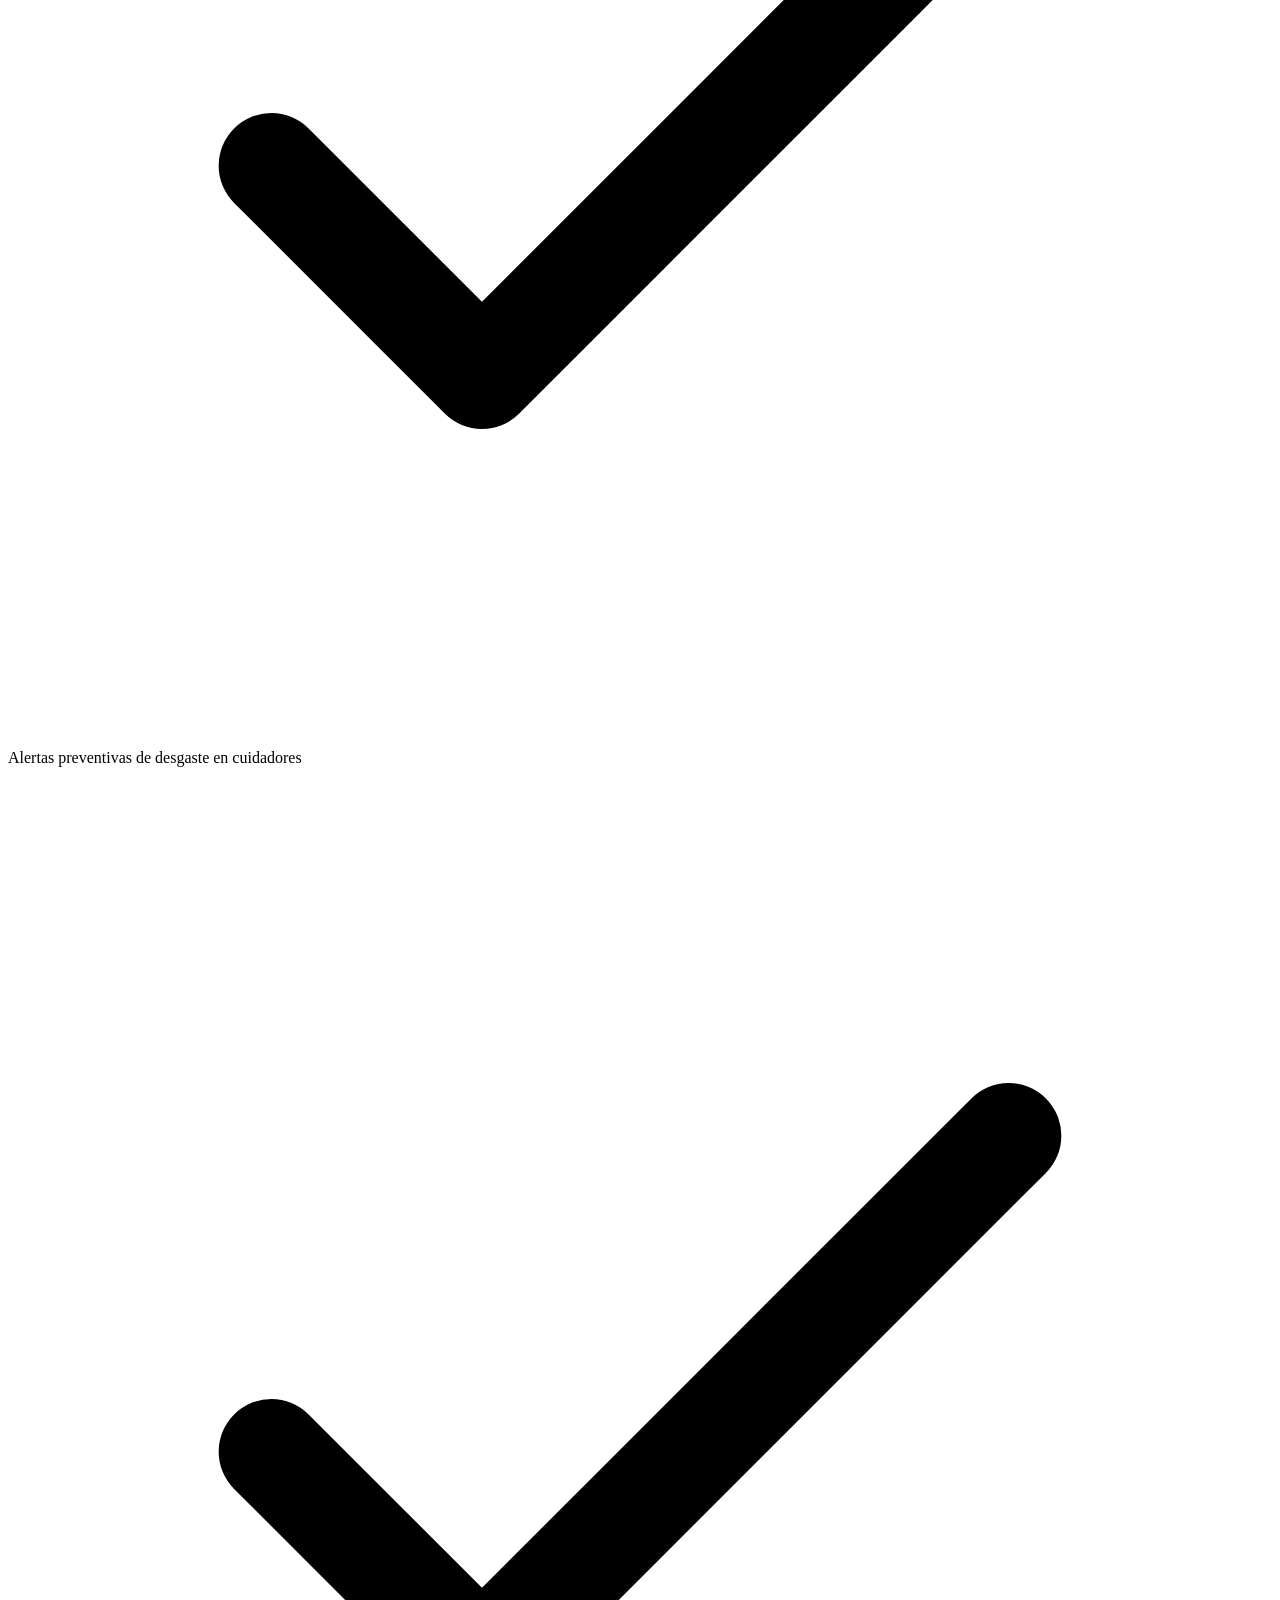
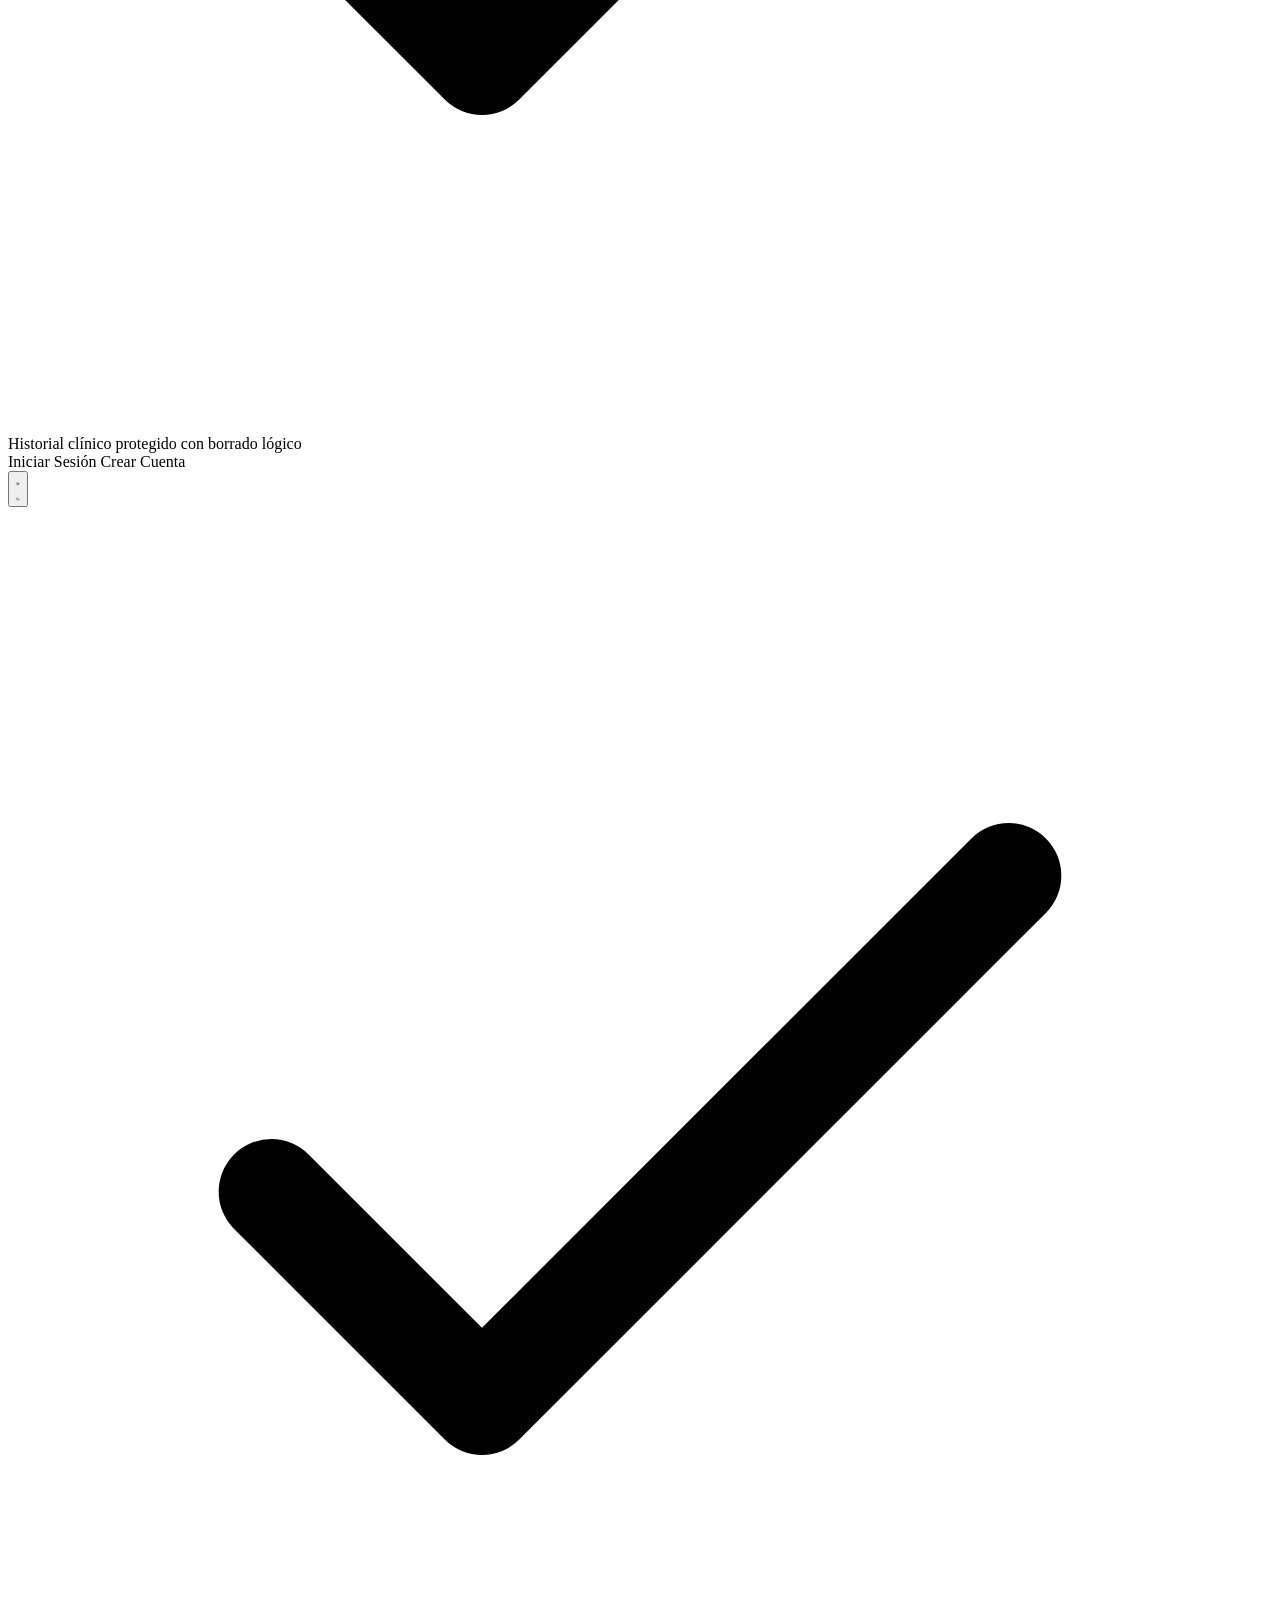
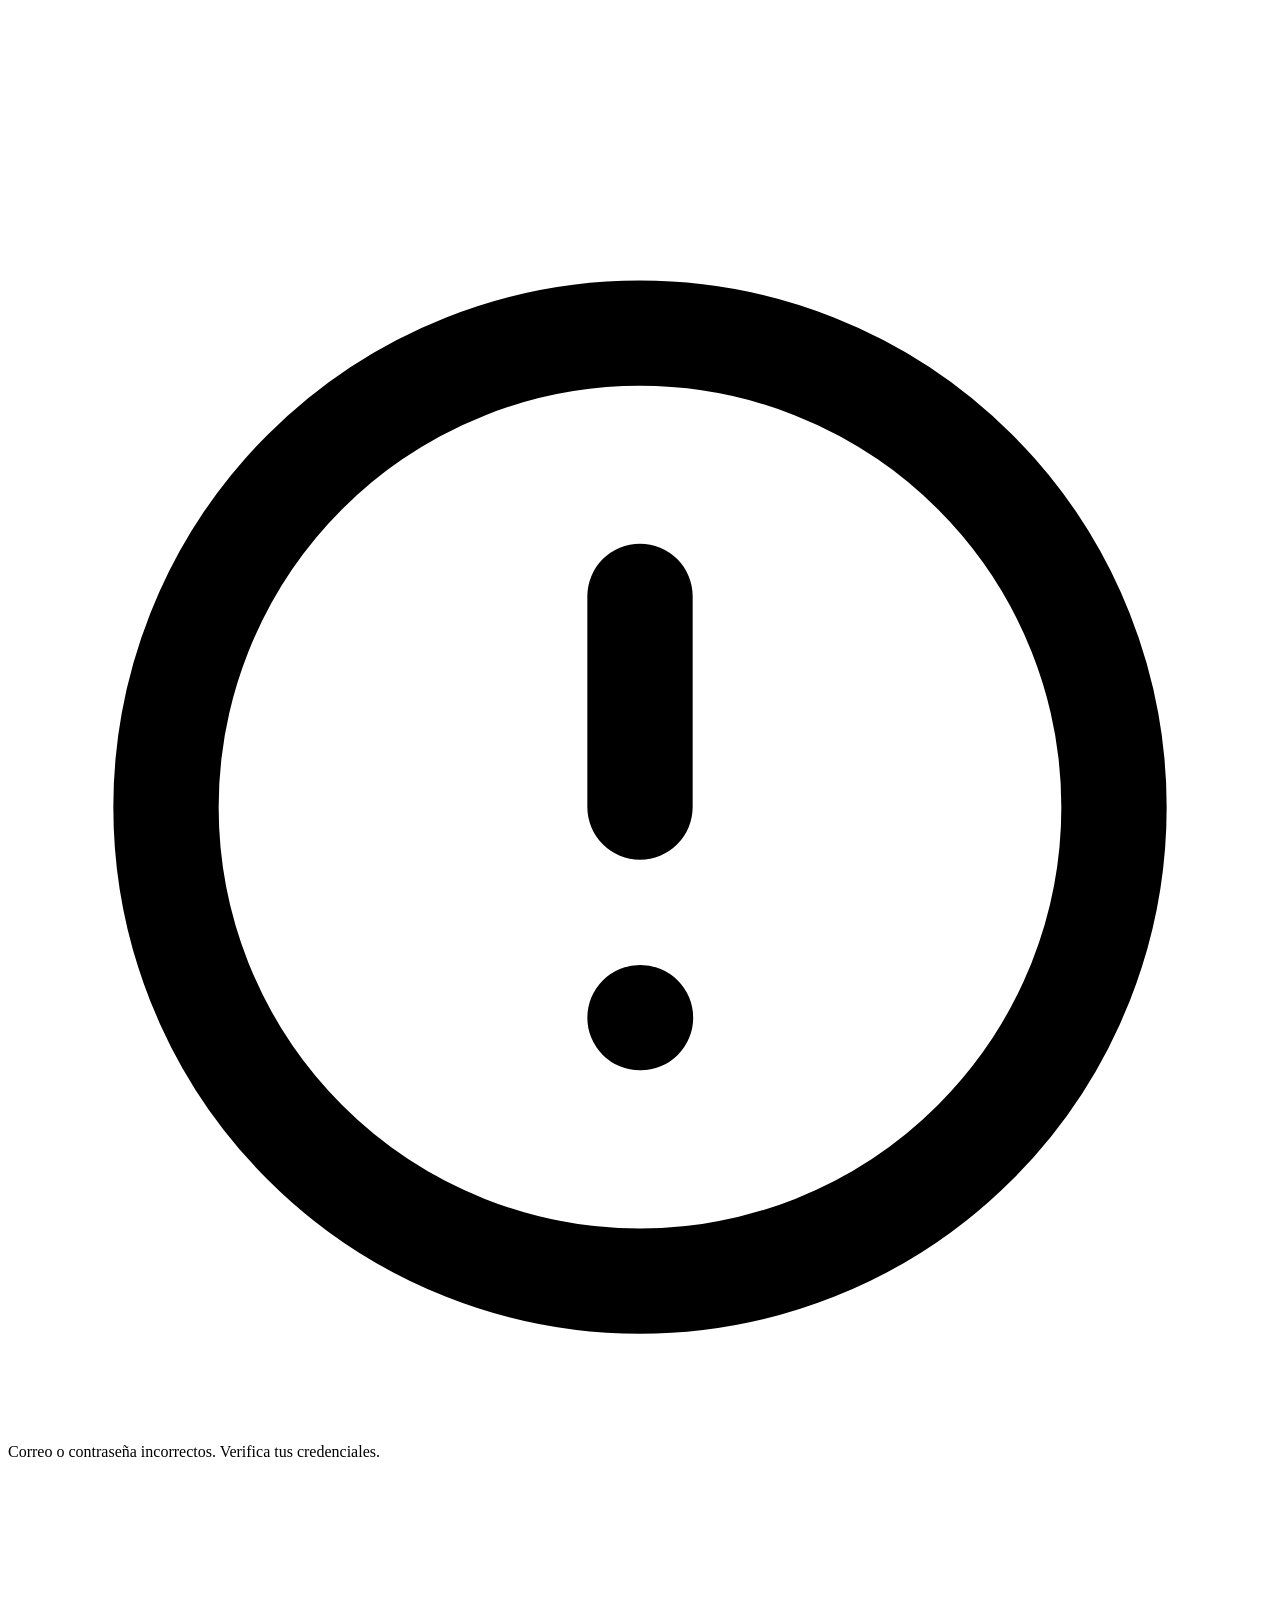
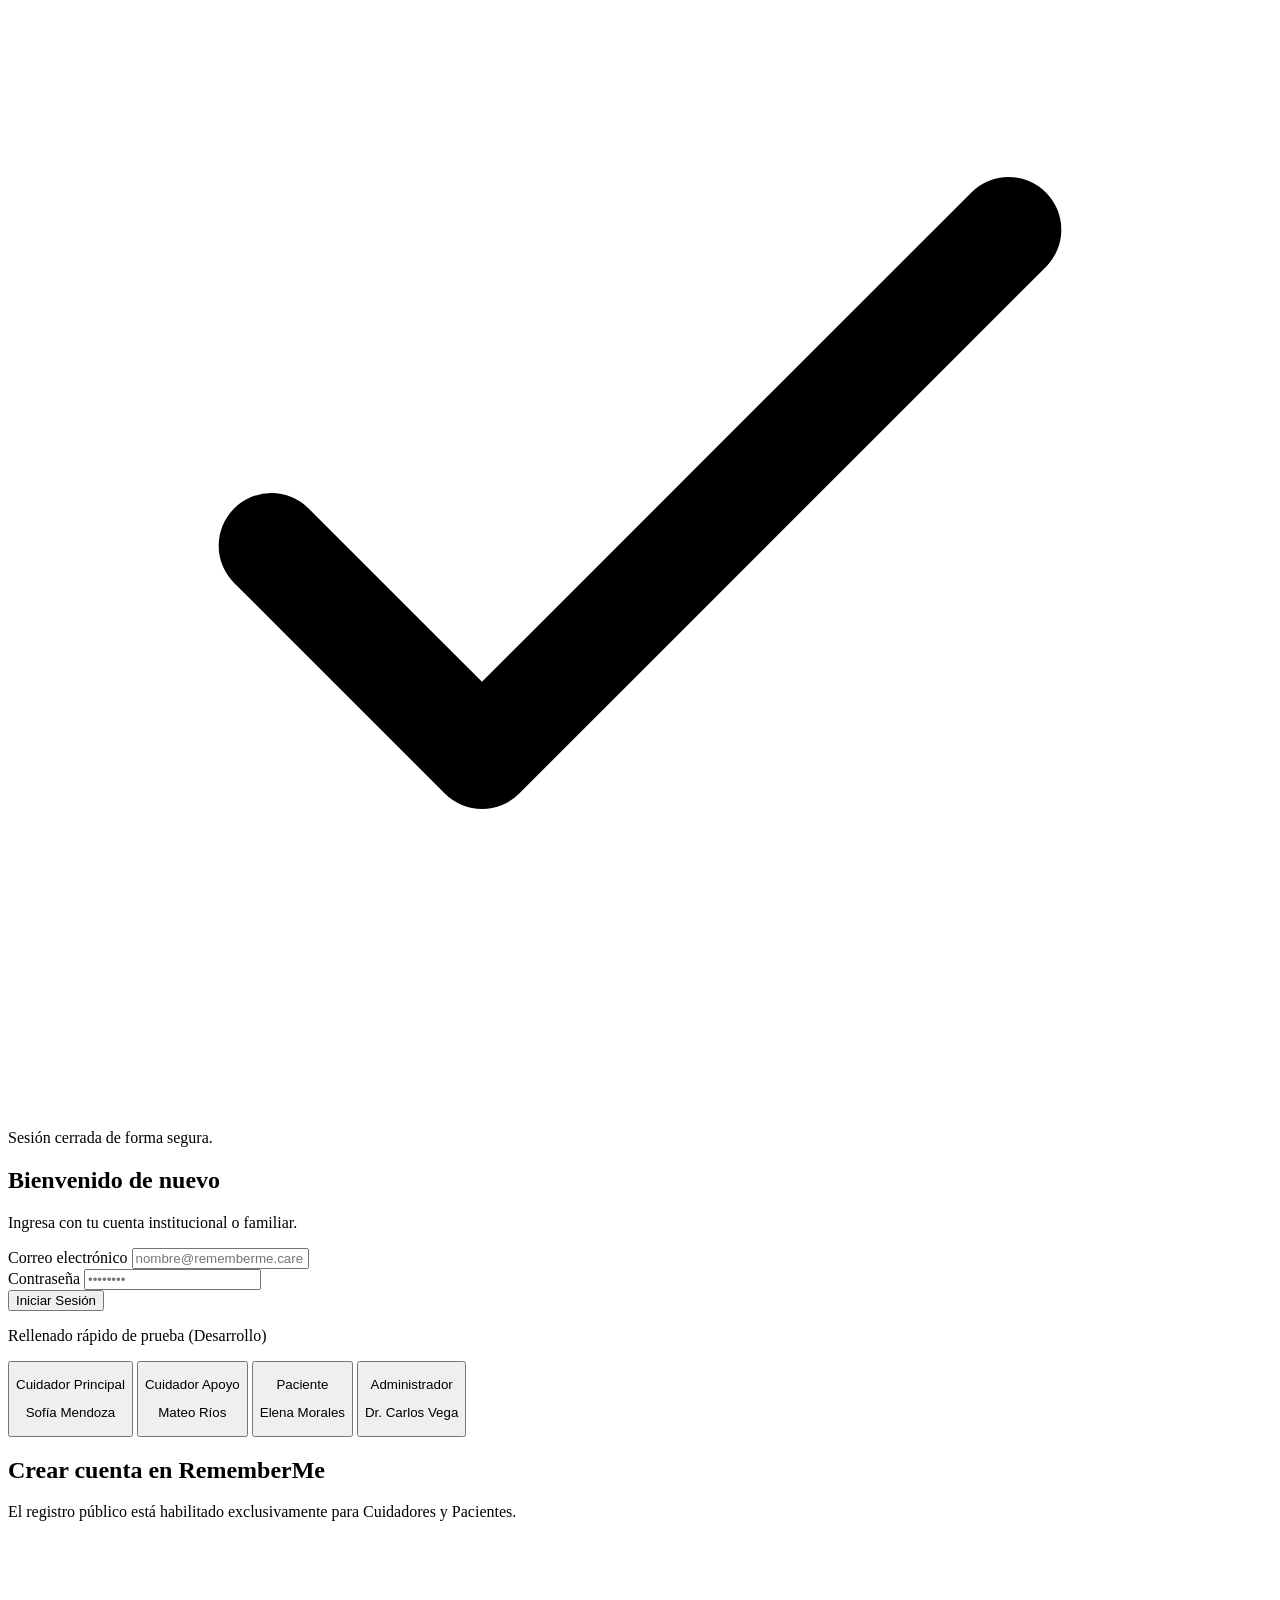
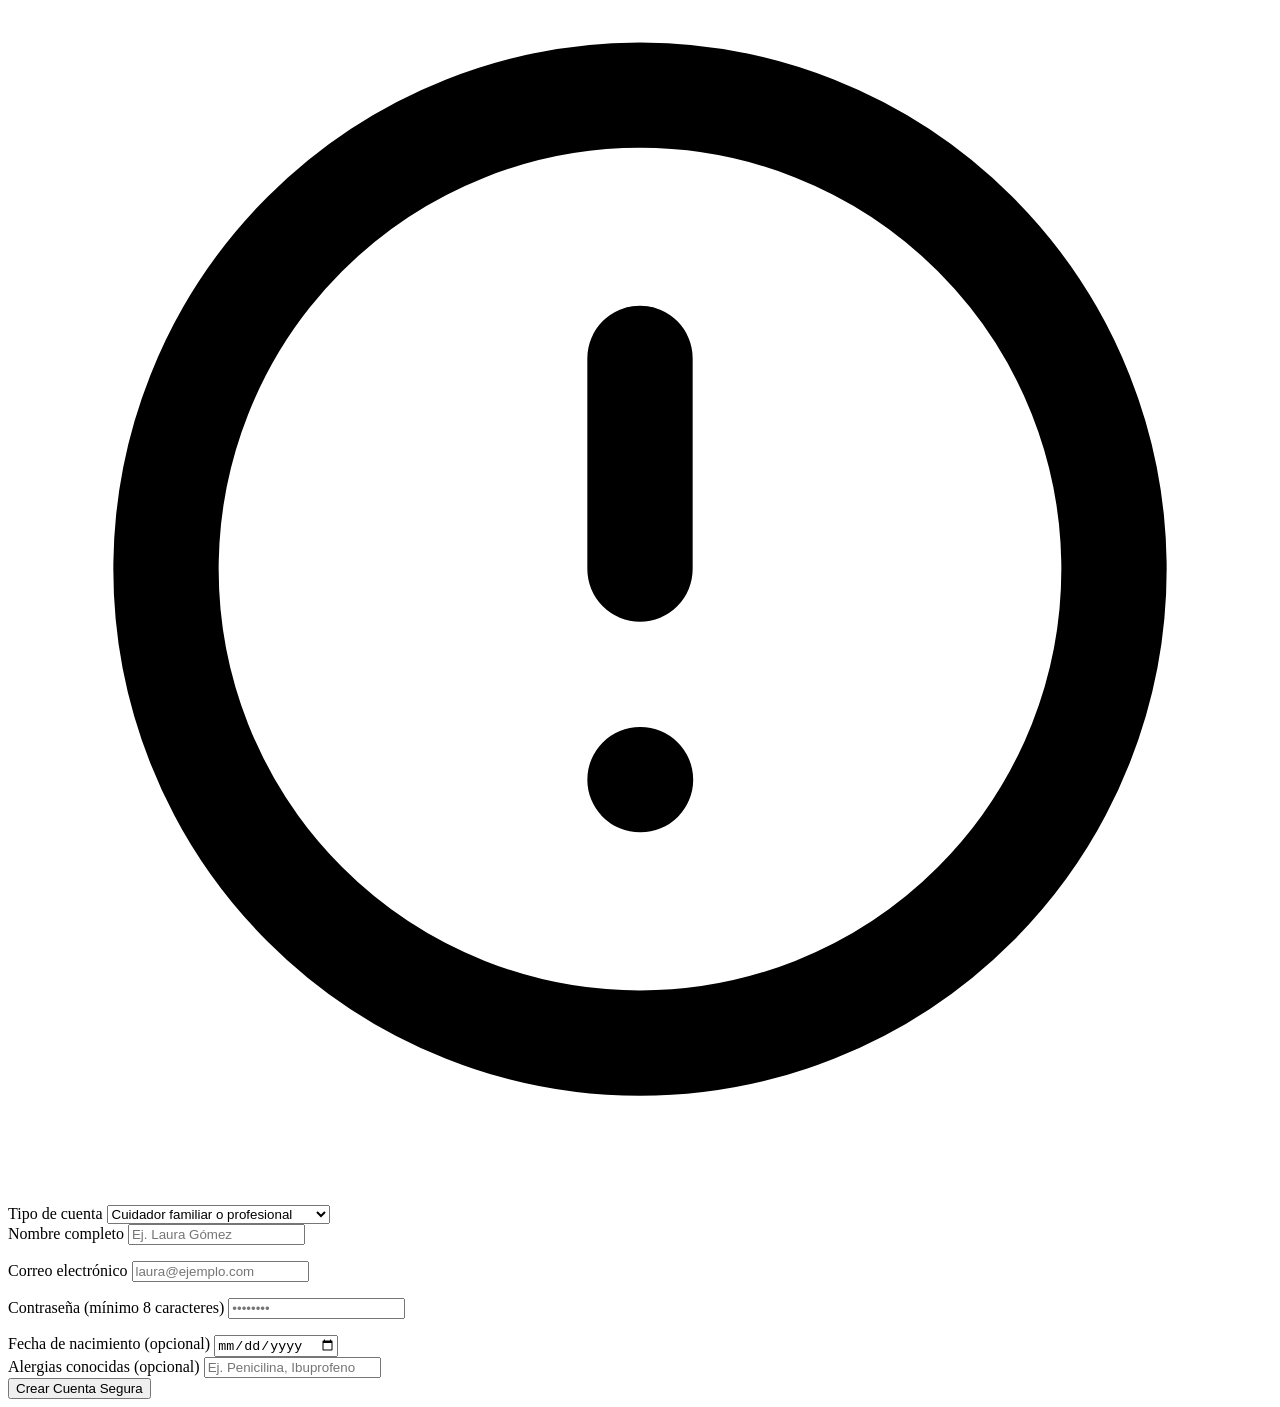
<file: target/classes/templates/auth/auth.html>
<!DOCTYPE html>
<html lang="es" xmlns:th="http://www.thymeleaf.org">
<head th:replace="~{fragments/head :: head('Acceso Clínico')}"></head>
<body class="bg-slate-50 dark:bg-slate-950 text-slate-900 dark:text-slate-100 min-h-screen grid grid-cols-1 lg:grid-cols-12">

<!-- Panel Lateral Izquierdo con Gradiente Clínico -->
<section class="lg:col-span-5 bg-gradient-to-br from-teal-800 to-slate-900 text-white p-8 lg:p-12 flex flex-col justify-between">
    <div>
        <a th:href="@{/}" class="inline-flex items-center gap-3 text-white">
            <div class="w-10 h-10 rounded-xl bg-white/10 border border-white/20 flex items-center justify-center">
                <svg class="w-5 h-5" fill="none" stroke="currentColor" stroke-width="2" viewBox="0 0 24 24">
                    <path stroke-linecap="round" stroke-linejoin="round" d="M12 6v6l4 2m6-2a10 10 0 11-20 0 10 10 0 0120 0z"/>
                </svg>
            </div>
            <span class="font-display font-bold text-xl">RememberMe</span>
        </a>

        <div class="mt-12 space-y-4">
            <h1 class="text-3xl font-display font-bold leading-tight">
                Gestión terapéutica segura y humana desde el hogar.
            </h1>
            <p class="text-sm text-teal-100/90 leading-relaxed">
                Accede a tu turno de cuidado, plan de medicación personal o supervisión clínica con control estricto por roles.
            </p>
        </div>
    </div>

    <div class="mt-10 pt-8 border-t border-white/15 space-y-3 text-xs text-teal-100/80">
        <div class="flex items-center gap-2">
            <svg class="w-4 h-4 text-teal-300 shrink-0" fill="none" stroke="currentColor" stroke-width="2" viewBox="0 0 24 24">
                <path stroke-linecap="round" stroke-linejoin="round" d="M5 13l4 4L19 7"/>
            </svg>
            <span>Verificación obligatoria de los 5 Correctos</span>
        </div>
        <div class="flex items-center gap-2">
            <svg class="w-4 h-4 text-teal-300 shrink-0" fill="none" stroke="currentColor" stroke-width="2" viewBox="0 0 24 24">
                <path stroke-linecap="round" stroke-linejoin="round" d="M5 13l4 4L19 7"/>
            </svg>
            <span>Alertas preventivas de desgaste en cuidadores</span>
        </div>
        <div class="flex items-center gap-2">
            <svg class="w-4 h-4 text-teal-300 shrink-0" fill="none" stroke="currentColor" stroke-width="2" viewBox="0 0 24 24">
                <path stroke-linecap="round" stroke-linejoin="round" d="M5 13l4 4L19 7"/>
            </svg>
            <span>Historial clínico protegido con borrado lógico</span>
        </div>
    </div>
</section>

<!-- Panel Derecho: Login y Registro -->
<section class="lg:col-span-7 flex items-center justify-center p-6 sm:p-10">
    <div class="w-full max-w-lg bg-white dark:bg-slate-900 border border-slate-200 dark:border-slate-800 rounded-2xl p-6 sm:p-8">

        <!-- Barra superior de tema y tabs -->
        <div class="flex items-center justify-between gap-4 mb-6">
            <div class="inline-flex p-1 rounded-xl bg-slate-100 dark:bg-slate-800 border border-slate-200 dark:border-slate-700">
                <a th:href="@{/auth/login}"
                   th:classappend="${modo == 'login'} ? 'bg-white dark:bg-slate-900 text-slate-900 dark:text-slate-100 font-semibold' : 'text-slate-600 dark:text-slate-400'"
                   class="px-4 py-1.5 rounded-lg text-sm transition">
                    Iniciar Sesión
                </a>
                <a th:href="@{/auth/register}"
                   th:classappend="${modo == 'register'} ? 'bg-white dark:bg-slate-900 text-slate-900 dark:text-slate-100 font-semibold' : 'text-slate-600 dark:text-slate-400'"
                   class="px-4 py-1.5 rounded-lg text-sm transition">
                    Crear Cuenta
                </a>
            </div>

            <button type="button" onclick="toggleRememberMeTheme()"
                    class="p-2 rounded-xl border border-slate-200 dark:border-slate-700 bg-slate-50 dark:bg-slate-800 text-slate-600 dark:text-slate-300 hover:bg-slate-100 dark:hover:bg-slate-700 transition"
                    title="Cambiar tema">
                <svg data-theme-icon="sun" class="w-4 h-4 hidden text-amber-500" fill="none" stroke="currentColor" stroke-width="2" viewBox="0 0 24 24">
                    <path stroke-linecap="round" stroke-linejoin="round" d="M12 3v1m0 16v1m9-9h-1M4 12H3m15.364 6.364l-.707-.707M6.343 6.343l-.707-.707m12.728 0l-.707.707M6.343 17.657l-.707.707M16 12a4 4 0 11-8 0 4 4 0 018 0z"/>
                </svg>
                <svg data-theme-icon="moon" class="w-4 h-4" fill="none" stroke="currentColor" stroke-width="2" viewBox="0 0 24 24">
                    <path stroke-linecap="round" stroke-linejoin="round" d="M20.354 15.354A9 9 0 018.646 3.646 9.003 9.003 0 0012 21a9.003 9.003 0 008.354-5.646z"/>
                </svg>
            </button>
        </div>

        <!-- Mensajes de feedback -->
        <div th:if="${exito}" class="mb-4 p-3.5 rounded-xl border border-emerald-200 dark:border-emerald-900/60 bg-emerald-50 dark:bg-emerald-950/30 text-emerald-700 dark:text-emerald-400 text-sm flex items-center gap-2">
            <svg class="w-4 h-4 shrink-0" fill="none" stroke="currentColor" stroke-width="2" viewBox="0 0 24 24">
                <path stroke-linecap="round" stroke-linejoin="round" d="M5 13l4 4L19 7"/>
            </svg>
            <span th:text="${exito}"></span>
        </div>

        <div th:if="${param.error}" class="mb-4 p-3.5 rounded-xl border border-red-200 dark:border-red-900/60 bg-red-50 dark:bg-red-950/40 text-red-700 dark:text-red-400 text-sm flex items-center gap-2">
            <svg class="w-4 h-4 shrink-0" fill="none" stroke="currentColor" stroke-width="2" viewBox="0 0 24 24">
                <path stroke-linecap="round" stroke-linejoin="round" d="M12 8v4m0 4h.01M21 12a9 9 0 11-18 0 9 9 0 0118 0z"/>
            </svg>
            <span>Correo o contraseña incorrectos. Verifica tus credenciales.</span>
        </div>

        <div th:if="${param.logout}" class="mb-4 p-3.5 rounded-xl border border-slate-200 dark:border-slate-700 bg-slate-50 dark:bg-slate-800 text-slate-700 dark:text-slate-300 text-sm flex items-center gap-2">
            <svg class="w-4 h-4 shrink-0 text-teal-700 dark:text-teal-400" fill="none" stroke="currentColor" stroke-width="2" viewBox="0 0 24 24">
                <path stroke-linecap="round" stroke-linejoin="round" d="M5 13l4 4L19 7"/>
            </svg>
            <span>Sesión cerrada de forma segura.</span>
        </div>

        <!-- MODO LOGIN -->
        <div th:if="${modo == 'login'}">
            <h2 class="text-2xl font-display font-bold">Bienvenido de nuevo</h2>
            <p class="text-sm text-slate-600 dark:text-slate-400 mt-1">Ingresa con tu cuenta institucional o familiar.</p>

            <form th:action="@{/auth/login}" method="post" class="mt-6 space-y-4">
                <div>
                    <label for="loginCorreo" class="block text-sm font-medium text-slate-700 dark:text-slate-300 mb-1.5">Correo electrónico</label>
                    <input id="loginCorreo" name="correo" type="email" required autocomplete="email"
                           placeholder="nombre@rememberme.care"
                           class="w-full px-3.5 py-2.5 rounded-xl border border-slate-300 dark:border-slate-700 bg-white dark:bg-slate-800 text-sm focus:outline-none focus:ring-2 focus:ring-teal-600">
                </div>

                <div>
                    <label for="loginContrasena" class="block text-sm font-medium text-slate-700 dark:text-slate-300 mb-1.5">Contraseña</label>
                    <input id="loginContrasena" name="contrasena" type="password" required autocomplete="current-password"
                           placeholder="••••••••"
                           class="w-full px-3.5 py-2.5 rounded-xl border border-slate-300 dark:border-slate-700 bg-white dark:bg-slate-800 text-sm focus:outline-none focus:ring-2 focus:ring-teal-600">
                </div>

                <button type="submit"
                        class="w-full py-2.5 px-4 rounded-xl bg-teal-700 hover:bg-teal-800 dark:bg-teal-600 dark:hover:bg-teal-500 text-white font-semibold text-sm transition">
                    Iniciar Sesión
                </button>
            </form>

            <!-- Accesos rápidos de demostración / desarrollo -->
            <div class="mt-6 pt-6 border-t border-slate-200 dark:border-slate-800">
                <p class="text-xs font-semibold text-slate-500 dark:text-slate-400 uppercase tracking-wider mb-3">
                    Rellenado rápido de prueba (Desarrollo)
                </p>
                <div class="grid grid-cols-1 sm:grid-cols-2 gap-2">
                    <button type="button" onclick="rellenarCredencialesDemo('sofia.mendoza@rememberme.care', 'Cuidador2026!')"
                            class="text-left p-2.5 rounded-xl border border-slate-200 dark:border-slate-800 bg-slate-50 dark:bg-slate-800/60 hover:border-teal-600 transition">
                        <p class="text-xs font-semibold text-teal-700 dark:text-teal-400">Cuidador Principal</p>
                        <p class="text-xs text-slate-600 dark:text-slate-300 truncate">Sofía Mendoza</p>
                    </button>
                    <button type="button" onclick="rellenarCredencialesDemo('mateo.rios@rememberme.care', 'Cuidador2026!')"
                            class="text-left p-2.5 rounded-xl border border-slate-200 dark:border-slate-800 bg-slate-50 dark:bg-slate-800/60 hover:border-teal-600 transition">
                        <p class="text-xs font-semibold text-teal-700 dark:text-teal-400">Cuidador Apoyo</p>
                        <p class="text-xs text-slate-600 dark:text-slate-300 truncate">Mateo Ríos</p>
                    </button>
                    <button type="button" onclick="rellenarCredencialesDemo('elena.morales@rememberme.care', 'Paciente2026!')"
                            class="text-left p-2.5 rounded-xl border border-slate-200 dark:border-slate-800 bg-slate-50 dark:bg-slate-800/60 hover:border-teal-600 transition">
                        <p class="text-xs font-semibold text-emerald-700 dark:text-emerald-400">Paciente</p>
                        <p class="text-xs text-slate-600 dark:text-slate-300 truncate">Elena Morales</p>
                    </button>
                    <button type="button" onclick="rellenarCredencialesDemo('admin@rememberme.care', 'Admin2026!')"
                            class="text-left p-2.5 rounded-xl border border-slate-200 dark:border-slate-800 bg-slate-50 dark:bg-slate-800/60 hover:border-teal-600 transition">
                        <p class="text-xs font-semibold text-amber-700 dark:text-amber-400">Administrador</p>
                        <p class="text-xs text-slate-600 dark:text-slate-300 truncate">Dr. Carlos Vega</p>
                    </button>
                </div>
            </div>
        </div>

        <!-- MODO REGISTRO PÚBLICO -->
        <div th:if="${modo == 'register'}">
            <h2 class="text-2xl font-display font-bold">Crear cuenta en RememberMe</h2>
            <p class="text-sm text-slate-600 dark:text-slate-400 mt-1">
                El registro público está habilitado exclusivamente para Cuidadores y Pacientes.
            </p>

            <div th:if="${errorRegistro}" class="mt-4 p-3.5 rounded-xl border border-red-200 dark:border-red-900/60 bg-red-50 dark:bg-red-950/40 text-red-700 dark:text-red-400 text-sm flex items-center gap-2">
                <svg class="w-4 h-4 shrink-0" fill="none" stroke="currentColor" stroke-width="2" viewBox="0 0 24 24">
                    <path stroke-linecap="round" stroke-linejoin="round" d="M12 8v4m0 4h.01M21 12a9 9 0 11-18 0 9 9 0 0118 0z"/>
                </svg>
                <span th:text="${errorRegistro}"></span>
            </div>

            <form th:action="@{/auth/register}" th:object="${registroDto}" method="post" class="mt-6 space-y-4">
                <div>
                    <label class="block text-sm font-medium mb-1.5">Tipo de cuenta</label>
                    <select th:field="*{rol}" onchange="toggleCamposPacienteRegistro(this.value)"
                            class="w-full px-3.5 py-2.5 rounded-xl border border-slate-300 dark:border-slate-700 bg-white dark:bg-slate-800 text-sm focus:outline-none focus:ring-2 focus:ring-teal-600">
                        <option value="ROL_CUIDADOR">Cuidador familiar o profesional</option>
                        <option value="ROL_PACIENTE">Paciente (crea expediente propio)</option>
                    </select>
                </div>

                <div>
                    <label class="block text-sm font-medium mb-1.5">Nombre completo</label>
                    <input th:field="*{nombre}" type="text" required placeholder="Ej. Laura Gómez"
                           class="w-full px-3.5 py-2.5 rounded-xl border border-slate-300 dark:border-slate-700 bg-white dark:bg-slate-800 text-sm focus:outline-none focus:ring-2 focus:ring-teal-600">
                    <p th:if="${#fields.hasErrors('nombre')}" th:errors="*{nombre}" class="text-xs text-red-600 dark:text-red-400 mt-1"></p>
                </div>

                <div>
                    <label class="block text-sm font-medium mb-1.5">Correo electrónico</label>
                    <input th:field="*{correo}" type="email" required placeholder="laura@ejemplo.com"
                           class="w-full px-3.5 py-2.5 rounded-xl border border-slate-300 dark:border-slate-700 bg-white dark:bg-slate-800 text-sm focus:outline-none focus:ring-2 focus:ring-teal-600">
                    <p th:if="${#fields.hasErrors('correo')}" th:errors="*{correo}" class="text-xs text-red-600 dark:text-red-400 mt-1"></p>
                </div>

                <div>
                    <label class="block text-sm font-medium mb-1.5">Contraseña (mínimo 8 caracteres)</label>
                    <input th:field="*{contrasena}" type="password" required minlength="8" placeholder="••••••••"
                           class="w-full px-3.5 py-2.5 rounded-xl border border-slate-300 dark:border-slate-700 bg-white dark:bg-slate-800 text-sm focus:outline-none focus:ring-2 focus:ring-teal-600">
                    <p th:if="${#fields.hasErrors('contrasena')}" th:errors="*{contrasena}" class="text-xs text-red-600 dark:text-red-400 mt-1"></p>
                </div>

                <!-- Campos extra si el usuario selecciona ROL_PACIENTE -->
                <div id="camposPacienteRegistro"
                     th:classappend="${registroDto.rol != null and registroDto.rol.name() == 'ROL_PACIENTE'} ? '' : 'hidden'"
                     class="space-y-4 pt-2 border-t border-slate-200 dark:border-slate-800">
                    <div>
                        <label class="block text-sm font-medium mb-1.5">Fecha de nacimiento (opcional)</label>
                        <input th:field="*{fechaNacimiento}" type="date"
                               class="w-full px-3.5 py-2.5 rounded-xl border border-slate-300 dark:border-slate-700 bg-white dark:bg-slate-800 text-sm">
                    </div>
                    <div>
                        <label class="block text-sm font-medium mb-1.5">Alergias conocidas (opcional)</label>
                        <input th:field="*{alergias}" type="text" placeholder="Ej. Penicilina, Ibuprofeno"
                               class="w-full px-3.5 py-2.5 rounded-xl border border-slate-300 dark:border-slate-700 bg-white dark:bg-slate-800 text-sm">
                    </div>
                </div>

                <button type="submit"
                        class="w-full py-2.5 px-4 rounded-xl bg-teal-700 hover:bg-teal-800 dark:bg-teal-600 dark:hover:bg-teal-500 text-white font-semibold text-sm transition">
                    Crear Cuenta Segura
                </button>
            </form>
        </div>

    </div>
</section>

</body>
</html>
</file>
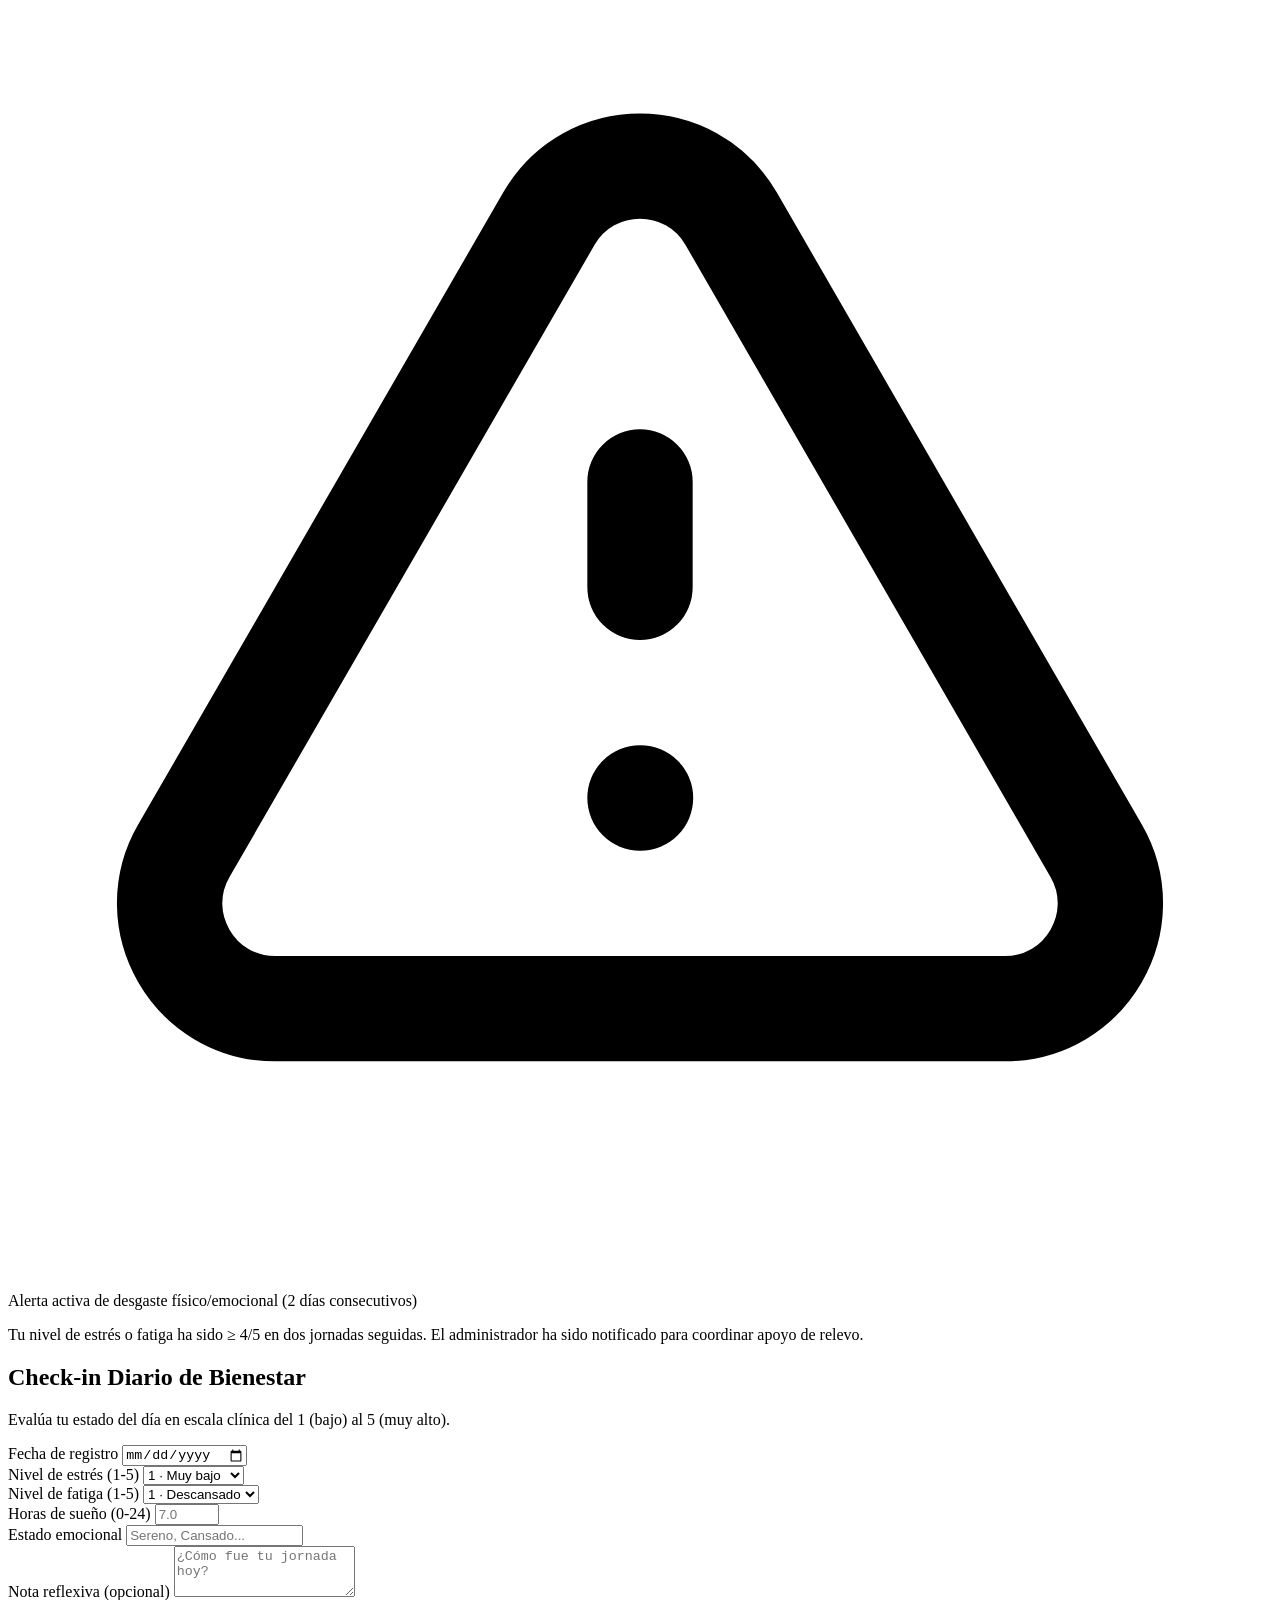
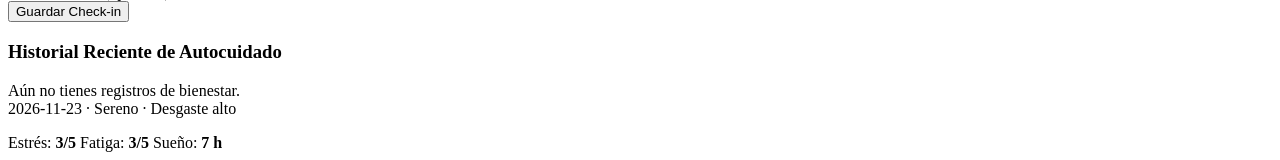
<file: target/classes/templates/cuidador/autocuidado.html>
<!DOCTYPE html>
<html lang="es" xmlns:th="http://www.thymeleaf.org">
<head th:replace="~{fragments/head :: head('Mi Autocuidado')}"></head>
<body class="bg-slate-50 dark:bg-slate-950 text-slate-900 dark:text-slate-100 min-h-screen flex flex-col lg:flex-row">

<aside th:replace="~{fragments/sidebar :: sidebar(${activeMenu})}"></aside>

<div class="flex-1 flex flex-col min-w-0">
    <header th:replace="~{fragments/header :: header(${breadcrumb}, 'Volver al Panel', '/cuidador/panel')}"></header>

    <main class="p-6 max-w-6xl w-full mx-auto space-y-6">
        <div th:if="${exito}" class="p-4 rounded-2xl border border-emerald-200 dark:border-emerald-900/60 bg-emerald-50 dark:bg-emerald-950/30 text-emerald-700 dark:text-emerald-400 text-sm" th:text="${exito}"></div>
        <div th:if="${error}" class="p-4 rounded-2xl border border-red-200 dark:border-red-900/60 bg-red-50 dark:bg-red-950/40 text-red-700 dark:text-red-400 text-sm" th:text="${error}"></div>

        <!-- Alerta 2 días consecutivos -->
        <div th:if="${alertaAutocuidado}"
             class="p-5 rounded-2xl border border-amber-200 dark:border-amber-900/60 bg-amber-50 dark:bg-amber-950/35 text-amber-700 dark:text-amber-400 flex items-start gap-3">
            <svg class="w-5 h-5 shrink-0 mt-0.5" fill="none" stroke="currentColor" stroke-width="2" viewBox="0 0 24 24">
                <path stroke-linecap="round" stroke-linejoin="round" d="M12 9v2m0 4h.01M5.07 19h13.86c1.54 0 2.5-1.67 1.73-3L13.73 4c-.77-1.33-2.69-1.33-3.46 0L3.34 16c-.77 1.33.19 3 1.73 3z"/>
            </svg>
            <div>
                <p class="font-display font-bold text-sm">Alerta activa de desgaste físico/emocional (2 días consecutivos)</p>
                <p class="text-xs mt-1">Tu nivel de estrés o fatiga ha sido ≥ 4/5 en dos jornadas seguidas. El administrador ha sido notificado para coordinar apoyo de relevo.</p>
            </div>
        </div>

        <div class="grid grid-cols-1 lg:grid-cols-12 gap-6">
            <!-- Check-in diario -->
            <section class="lg:col-span-5 bg-white dark:bg-slate-900 border border-slate-200 dark:border-slate-800 rounded-2xl p-6">
                <h2 class="text-lg font-display font-bold">Check-in Diario de Bienestar</h2>
                <p class="text-xs text-slate-500 dark:text-slate-400 mt-1">Evalúa tu estado del día en escala clínica del 1 (bajo) al 5 (muy alto).</p>

                <form th:action="@{/cuidador/autocuidado}" th:object="${bienestarDto}" method="post" class="mt-5 space-y-4">
                    <div>
                        <label class="block text-xs font-medium mb-1">Fecha de registro</label>
                        <input th:field="*{fechaRegistro}" type="date" required
                               class="w-full px-3.5 py-2 rounded-xl border border-slate-300 dark:border-slate-700 bg-white dark:bg-slate-800 text-sm font-mono-tabular">
                    </div>

                    <div class="grid grid-cols-2 gap-3">
                        <div>
                            <label class="block text-xs font-medium mb-1">Nivel de estrés (1-5)</label>
                            <select th:field="*{nivelEstres}" required
                                    class="w-full px-3.5 py-2 rounded-xl border border-slate-300 dark:border-slate-700 bg-white dark:bg-slate-800 text-sm font-mono-tabular">
                                <option value="1">1 · Muy bajo</option>
                                <option value="2">2 · Bajo</option>
                                <option value="3">3 · Moderado</option>
                                <option value="4">4 · Alto</option>
                                <option value="5">5 · Crítico</option>
                            </select>
                        </div>
                        <div>
                            <label class="block text-xs font-medium mb-1">Nivel de fatiga (1-5)</label>
                            <select th:field="*{nivelFatiga}" required
                                    class="w-full px-3.5 py-2 rounded-xl border border-slate-300 dark:border-slate-700 bg-white dark:bg-slate-800 text-sm font-mono-tabular">
                                <option value="1">1 · Descansado</option>
                                <option value="2">2 · Leve</option>
                                <option value="3">3 · Moderada</option>
                                <option value="4">4 · Alta</option>
                                <option value="5">5 · Agotamiento</option>
                            </select>
                        </div>
                    </div>

                    <div class="grid grid-cols-2 gap-3">
                        <div>
                            <label class="block text-xs font-medium mb-1">Horas de sueño (0-24)</label>
                            <input th:field="*{horasSueno}" type="number" step="0.5" min="0" max="24" required placeholder="7.0"
                                   class="w-full px-3.5 py-2 rounded-xl border border-slate-300 dark:border-slate-700 bg-white dark:bg-slate-800 text-sm font-mono-tabular">
                        </div>
                        <div>
                            <label class="block text-xs font-medium mb-1">Estado emocional</label>
                            <input th:field="*{estadoEmocional}" type="text" placeholder="Sereno, Cansado..."
                                   class="w-full px-3.5 py-2 rounded-xl border border-slate-300 dark:border-slate-700 bg-white dark:bg-slate-800 text-sm">
                        </div>
                    </div>

                    <div>
                        <label class="block text-xs font-medium mb-1">Nota reflexiva (opcional)</label>
                        <textarea th:field="*{nota}" rows="3" placeholder="¿Cómo fue tu jornada hoy?"
                                  class="w-full px-3.5 py-2 rounded-xl border border-slate-300 dark:border-slate-700 bg-white dark:bg-slate-800 text-sm"></textarea>
                    </div>

                    <button type="submit"
                            class="w-full py-2.5 px-4 rounded-xl bg-teal-700 hover:bg-teal-800 dark:bg-teal-600 dark:hover:bg-teal-500 text-white font-semibold text-sm transition">
                        Guardar Check-in
                    </button>
                </form>
            </section>

            <!-- Historial -->
            <section class="lg:col-span-7 bg-white dark:bg-slate-900 border border-slate-200 dark:border-slate-800 rounded-2xl overflow-hidden">
                <div class="px-6 py-4 border-b border-slate-200 dark:border-slate-800">
                    <h3 class="text-base font-display font-bold">Historial Reciente de Autocuidado</h3>
                </div>
                <div class="divide-y divide-slate-200 dark:divide-slate-800">
                    <div th:if="${#lists.isEmpty(historial)}" class="p-8 text-center text-sm text-slate-500">
                        Aún no tienes registros de bienestar.
                    </div>
                    <div th:each="reg : ${historial}" class="p-5 flex flex-col sm:flex-row sm:items-center justify-between gap-3">
                        <div class="space-y-1">
                            <div class="flex flex-wrap items-center gap-2 text-sm">
                                <span class="font-mono-tabular font-semibold" th:text="${#temporals.format(reg.fechaRegistro, 'yyyy-MM-dd')}">2026-11-23</span>
                                <span class="text-slate-400">·</span>
                                <span class="font-medium" th:text="${reg.estadoEmocional} ?: 'Sin etiqueta'">Sereno</span>
                                <span th:if="${reg.esDiaDeDesgasteAlto()}" class="text-slate-400">·</span>
                                <span th:if="${reg.esDiaDeDesgasteAlto()}" class="text-xs font-semibold text-amber-700 dark:text-amber-400">Desgaste alto</span>
                            </div>
                            <p th:if="${reg.nota != null}" class="text-xs text-slate-600 dark:text-slate-300" th:text="${reg.nota}"></p>
                        </div>

                        <div class="flex items-center gap-4 text-xs font-mono-tabular shrink-0">
                            <span>Estrés: <strong th:text="${reg.nivelEstres} + '/5'">3/5</strong></span>
                            <span>Fatiga: <strong th:text="${reg.nivelFatiga} + '/5'">3/5</strong></span>
                            <span>Sueño: <strong th:text="${reg.horasSueno} + ' h'">7 h</strong></span>
                        </div>
                    </div>
                </div>
            </section>
        </div>
    </main>
</div>

</body>
</html>
</file>
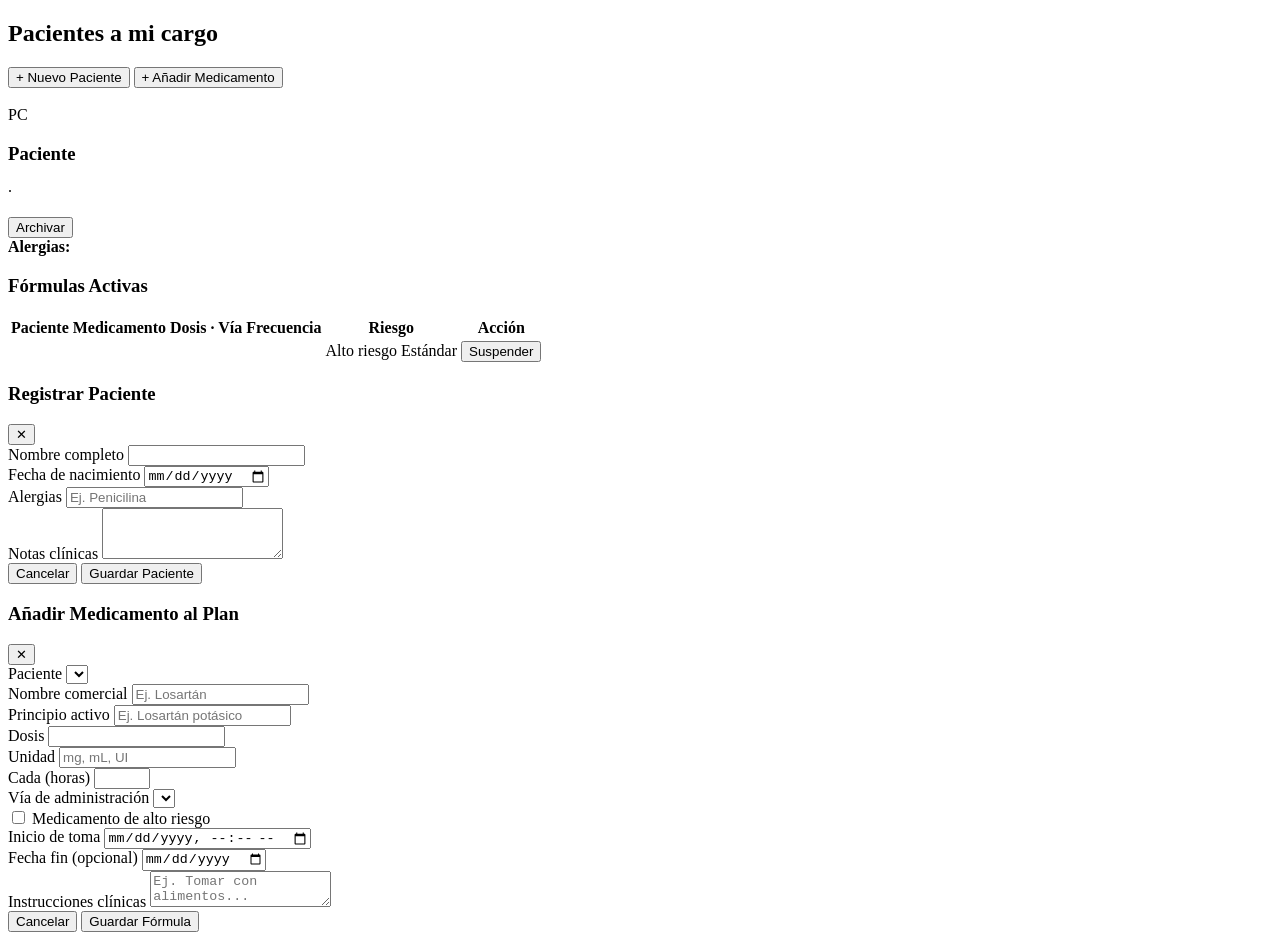
<file: target/classes/templates/cuidador/pacientes.html>
<!DOCTYPE html>
<html lang="es" xmlns:th="http://www.thymeleaf.org">
<head th:replace="~{fragments/head :: head('Pacientes y Tratamientos')}"></head>
<body class="bg-slate-50 dark:bg-slate-950 text-slate-900 dark:text-slate-100 min-h-screen flex flex-col lg:flex-row">

<aside th:replace="~{fragments/sidebar :: sidebar(${activeMenu})}"></aside>

<div class="flex-1 flex flex-col min-w-0">
    <header th:replace="~{fragments/header :: header(${breadcrumb}, null, null)}"></header>

    <main class="p-6 max-w-6xl w-full mx-auto space-y-6">
        <div th:if="${exito}" class="p-4 rounded-2xl border border-emerald-200 dark:border-emerald-900/60 bg-emerald-50 dark:bg-emerald-950/30 text-emerald-700 dark:text-emerald-400 text-sm" th:text="${exito}"></div>
        <div th:if="${error}" class="p-4 rounded-2xl border border-red-200 dark:border-red-900/60 bg-red-50 dark:bg-red-950/40 text-red-700 dark:text-red-400 text-sm" th:text="${error}"></div>

        <!-- Botones de acción -->
        <div class="flex flex-wrap items-center justify-between gap-4">
            <h2 class="text-lg font-display font-bold">Pacientes a mi cargo</h2>
            <div class="flex flex-wrap gap-3">
                <button type="button" onclick="openModal('modalNuevoPaciente')"
                        class="px-4 py-2 rounded-xl border border-slate-300 dark:border-slate-700 bg-white dark:bg-slate-900 text-sm font-semibold hover:bg-slate-100 dark:hover:bg-slate-800 transition">
                    + Nuevo Paciente
                </button>
                <button type="button" onclick="openModal('modalNuevoMedicamento')"
                        class="px-4 py-2 rounded-xl bg-teal-700 hover:bg-teal-800 dark:bg-teal-600 dark:hover:bg-teal-500 text-white text-sm font-semibold transition">
                    + Añadir Medicamento
                </button>
            </div>
        </div>

        <!-- Tarjetas de pacientes vinculados -->
        <section class="grid grid-cols-1 md:grid-cols-2 gap-5">
            <div th:each="v : ${vinculos}" class="bg-white dark:bg-slate-900 border border-slate-200 dark:border-slate-800 rounded-2xl p-6 flex flex-col justify-between gap-4">
                <div class="space-y-3">
                    <div class="flex items-start justify-between gap-3">
                        <div class="flex items-center gap-3">
                            <img th:if="${v.paciente.avatarUrl != null}" th:src="@{${v.paciente.avatarUrl}}" th:alt="${v.paciente.nombreCompleto}"
                                 class="w-12 h-12 rounded-xl object-cover border border-slate-200 dark:border-slate-700">
                            <div th:if="${v.paciente.avatarUrl == null}"
                                 class="w-12 h-12 rounded-xl bg-teal-50 text-teal-800 dark:bg-teal-950/70 dark:text-teal-200 flex items-center justify-center font-display font-bold"
                                 th:text="${v.paciente.iniciales}">PC</div>
                            <div>
                                <h3 class="font-display font-bold text-base" th:text="${v.paciente.nombreCompleto}">Paciente</h3>
                                <p class="text-xs text-slate-500 dark:text-slate-400">
                                    <span th:if="${v.paciente.edad != null}" th:text="${v.paciente.edad} + ' años'"></span>
                                    <span th:if="${v.paciente.edad != null}"> · </span>
                                    <span th:text="${v.esPrincipal} ? 'Cuidador Principal' : 'Cuidador de Apoyo'"
                                          class="text-teal-700 dark:text-teal-400 font-medium"></span>
                                </p>
                            </div>
                        </div>

                        <form th:action="@{/cuidador/pacientes/{id}/desactivar(id=${v.paciente.id})}" method="post"
                              onsubmit="return confirm('¿Archivar este paciente? Se conservará todo su historial clínico.');">
                            <button type="submit" class="text-xs text-red-700 dark:text-red-400 hover:underline font-medium">Archivar</button>
                        </form>
                    </div>

                    <div th:if="${v.paciente.alergias != null and !v.paciente.alergias.isBlank()}"
                         class="p-3 rounded-xl border border-amber-200 dark:border-amber-900/60 bg-amber-50 dark:bg-amber-950/35 text-amber-700 dark:text-amber-400 text-xs">
                        <strong>Alergias:</strong> <span th:text="${v.paciente.alergias}"></span>
                    </div>

                    <p th:if="${v.paciente.notasClinicas != null}" class="text-xs text-slate-600 dark:text-slate-300"
                       th:text="${v.paciente.notasClinicas}"></p>
                </div>
            </div>
        </section>

        <!-- Medicamentos Activos -->
        <section class="bg-white dark:bg-slate-900 border border-slate-200 dark:border-slate-800 rounded-2xl overflow-hidden">
            <div class="px-6 py-4 border-b border-slate-200 dark:border-slate-800">
                <h3 class="text-base font-display font-bold">Fórmulas Activas</h3>
            </div>
            <div class="overflow-x-auto">
                <table class="w-full text-left text-sm">
                    <thead class="bg-slate-50 dark:bg-slate-800/70 text-xs text-slate-500 dark:text-slate-400 border-b border-slate-200 dark:border-slate-800">
                    <tr>
                        <th class="px-5 py-3">Paciente</th>
                        <th class="px-5 py-3">Medicamento</th>
                        <th class="px-5 py-3">Dosis · Vía</th>
                        <th class="px-5 py-3">Frecuencia</th>
                        <th class="px-5 py-3">Riesgo</th>
                        <th class="px-5 py-3 text-right">Acción</th>
                    </tr>
                    </thead>
                    <tbody class="divide-y divide-slate-200 dark:divide-slate-800">
                    <tr th:each="med : ${medicamentos}">
                        <td class="px-5 py-3.5 font-medium" th:text="${med.paciente.nombreCompleto}"></td>
                        <td class="px-5 py-3.5">
                            <p class="font-semibold" th:text="${med.nombre}"></p>
                            <p class="text-xs text-slate-500 dark:text-slate-400" th:text="${med.principioActivo}"></p>
                        </td>
                        <td class="px-5 py-3.5 font-mono-tabular" th:text="${med.dosisFormateada} + ' · ' + ${med.viaAdministracion.etiqueta}"></td>
                        <td class="px-5 py-3.5 font-mono-tabular" th:text="'Cada ' + ${med.frecuenciaHoras} + ' h'"></td>
                        <td class="px-5 py-3.5">
                            <span th:if="${med.esAltoRiesgo}" class="text-xs font-semibold text-red-700 dark:text-red-400">Alto riesgo</span>
                            <span th:if="${!med.esAltoRiesgo}" class="text-xs text-slate-500 dark:text-slate-400">Estándar</span>
                        </td>
                        <td class="px-5 py-3.5 text-right">
                            <form th:action="@{/cuidador/medicamentos/{id}/desactivar(id=${med.id})}" method="post"
                                  onsubmit="return confirm('¿Suspender este medicamento del plan activo?');">
                                <button type="submit" class="text-xs text-red-700 dark:text-red-400 hover:underline font-medium">Suspender</button>
                            </form>
                        </td>
                    </tr>
                    </tbody>
                </table>
            </div>
        </section>
    </main>
</div>

<!-- Modal Nuevo Paciente -->
<div id="modalNuevoPaciente" data-modal="true" class="hidden fixed inset-0 z-50 bg-slate-950/60 backdrop-blur-sm items-center justify-center p-4">
    <div class="bg-white dark:bg-slate-900 border border-slate-200 dark:border-slate-800 rounded-2xl max-w-md w-full p-6">
        <div class="flex items-center justify-between mb-4">
            <h3 class="text-lg font-display font-bold">Registrar Paciente</h3>
            <button type="button" onclick="closeModal('modalNuevoPaciente')" class="text-slate-400 hover:text-slate-600">✕</button>
        </div>
        <form th:action="@{/cuidador/pacientes}" th:object="${pacienteDto}" method="post" class="space-y-4">
            <div>
                <label class="block text-xs font-medium mb-1">Nombre completo</label>
                <input th:field="*{nombreCompleto}" type="text" required
                       class="w-full px-3.5 py-2 rounded-xl border border-slate-300 dark:border-slate-700 bg-white dark:bg-slate-800 text-sm">
            </div>
            <div>
                <label class="block text-xs font-medium mb-1">Fecha de nacimiento</label>
                <input th:field="*{fechaNacimiento}" type="date"
                       class="w-full px-3.5 py-2 rounded-xl border border-slate-300 dark:border-slate-700 bg-white dark:bg-slate-800 text-sm">
            </div>
            <div>
                <label class="block text-xs font-medium mb-1">Alergias</label>
                <input th:field="*{alergias}" type="text" placeholder="Ej. Penicilina"
                       class="w-full px-3.5 py-2 rounded-xl border border-slate-300 dark:border-slate-700 bg-white dark:bg-slate-800 text-sm">
            </div>
            <div>
                <label class="block text-xs font-medium mb-1">Notas clínicas</label>
                <textarea th:field="*{notasClinicas}" rows="3"
                          class="w-full px-3.5 py-2 rounded-xl border border-slate-300 dark:border-slate-700 bg-white dark:bg-slate-800 text-sm"></textarea>
            </div>
            <div class="flex justify-end gap-2">
                <button type="button" onclick="closeModal('modalNuevoPaciente')"
                        class="px-4 py-2 rounded-xl border border-slate-300 dark:border-slate-700 text-sm">Cancelar</button>
                <button type="submit"
                        class="px-4 py-2 rounded-xl bg-teal-700 hover:bg-teal-800 dark:bg-teal-600 text-white text-sm font-semibold">Guardar Paciente</button>
            </div>
        </form>
    </div>
</div>

<!-- Modal Nuevo Medicamento -->
<div id="modalNuevoMedicamento" data-modal="true" class="hidden fixed inset-0 z-50 bg-slate-950/60 backdrop-blur-sm items-center justify-center p-4">
    <div class="bg-white dark:bg-slate-900 border border-slate-200 dark:border-slate-800 rounded-2xl max-w-lg w-full p-6 max-h-[90vh] overflow-y-auto">
        <div class="flex items-center justify-between mb-4">
            <h3 class="text-lg font-display font-bold">Añadir Medicamento al Plan</h3>
            <button type="button" onclick="closeModal('modalNuevoMedicamento')" class="text-slate-400 hover:text-slate-600">✕</button>
        </div>
        <form th:action="@{/cuidador/medicamentos}" th:object="${medicamentoDto}" method="post" class="space-y-4">
            <div>
                <label class="block text-xs font-medium mb-1">Paciente</label>
                <select th:field="*{pacienteId}" required
                        class="w-full px-3.5 py-2 rounded-xl border border-slate-300 dark:border-slate-700 bg-white dark:bg-slate-800 text-sm">
                    <option th:each="v : ${vinculos}" th:value="${v.paciente.id}" th:text="${v.paciente.nombreCompleto}"></option>
                </select>
            </div>
            <div class="grid grid-cols-1 sm:grid-cols-2 gap-3">
                <div>
                    <label class="block text-xs font-medium mb-1">Nombre comercial</label>
                    <input th:field="*{nombre}" type="text" required placeholder="Ej. Losartán"
                           class="w-full px-3.5 py-2 rounded-xl border border-slate-300 dark:border-slate-700 bg-white dark:bg-slate-800 text-sm">
                </div>
                <div>
                    <label class="block text-xs font-medium mb-1">Principio activo</label>
                    <input th:field="*{principioActivo}" type="text" placeholder="Ej. Losartán potásico"
                           class="w-full px-3.5 py-2 rounded-xl border border-slate-300 dark:border-slate-700 bg-white dark:bg-slate-800 text-sm">
                </div>
            </div>
            <div class="grid grid-cols-1 sm:grid-cols-3 gap-3">
                <div>
                    <label class="block text-xs font-medium mb-1">Dosis</label>
                    <input th:field="*{cantidadDosis}" type="number" step="0.01" min="0.01" required
                           class="w-full px-3.5 py-2 rounded-xl border border-slate-300 dark:border-slate-700 bg-white dark:bg-slate-800 text-sm font-mono-tabular">
                </div>
                <div>
                    <label class="block text-xs font-medium mb-1">Unidad</label>
                    <input th:field="*{unidadDosis}" type="text" required placeholder="mg, mL, UI"
                           class="w-full px-3.5 py-2 rounded-xl border border-slate-300 dark:border-slate-700 bg-white dark:bg-slate-800 text-sm">
                </div>
                <div>
                    <label class="block text-xs font-medium mb-1">Cada (horas)</label>
                    <input th:field="*{frecuenciaHoras}" type="number" min="1" max="720" required
                           class="w-full px-3.5 py-2 rounded-xl border border-slate-300 dark:border-slate-700 bg-white dark:bg-slate-800 text-sm font-mono-tabular">
                </div>
            </div>
            <div class="grid grid-cols-1 sm:grid-cols-2 gap-3">
                <div>
                    <label class="block text-xs font-medium mb-1">Vía de administración</label>
                    <select th:field="*{viaAdministracion}" required
                            class="w-full px-3.5 py-2 rounded-xl border border-slate-300 dark:border-slate-700 bg-white dark:bg-slate-800 text-sm">
                        <option th:each="via : ${vias}" th:value="${via}" th:text="${via.etiqueta}"></option>
                    </select>
                </div>
                <div class="flex items-end pb-2">
                    <label class="flex items-center gap-2 text-sm cursor-pointer">
                        <input th:field="*{esAltoRiesgo}" type="checkbox" class="rounded text-red-700">
                        <span class="font-medium text-red-700 dark:text-red-400">Medicamento de alto riesgo</span>
                    </label>
                </div>
            </div>
            <div class="grid grid-cols-1 sm:grid-cols-2 gap-3">
                <div>
                    <label class="block text-xs font-medium mb-1">Inicio de toma</label>
                    <input th:field="*{fechaHoraInicio}" type="datetime-local" required
                           class="w-full px-3.5 py-2 rounded-xl border border-slate-300 dark:border-slate-700 bg-white dark:bg-slate-800 text-sm font-mono-tabular">
                </div>
                <div>
                    <label class="block text-xs font-medium mb-1">Fecha fin (opcional)</label>
                    <input th:field="*{fechaFin}" type="date"
                           class="w-full px-3.5 py-2 rounded-xl border border-slate-300 dark:border-slate-700 bg-white dark:bg-slate-800 text-sm font-mono-tabular">
                </div>
            </div>
            <div>
                <label class="block text-xs font-medium mb-1">Instrucciones clínicas</label>
                <textarea th:field="*{instrucciones}" rows="2" placeholder="Ej. Tomar con alimentos..."
                          class="w-full px-3.5 py-2 rounded-xl border border-slate-300 dark:border-slate-700 bg-white dark:bg-slate-800 text-sm"></textarea>
            </div>
            <div class="flex justify-end gap-2 pt-2">
                <button type="button" onclick="closeModal('modalNuevoMedicamento')"
                        class="px-4 py-2 rounded-xl border border-slate-300 dark:border-slate-700 text-sm">Cancelar</button>
                <button type="submit"
                        class="px-4 py-2 rounded-xl bg-teal-700 hover:bg-teal-800 dark:bg-teal-600 text-white text-sm font-semibold">Guardar Fórmula</button>
            </div>
        </form>
    </div>
</div>

</body>
</html>
</file>
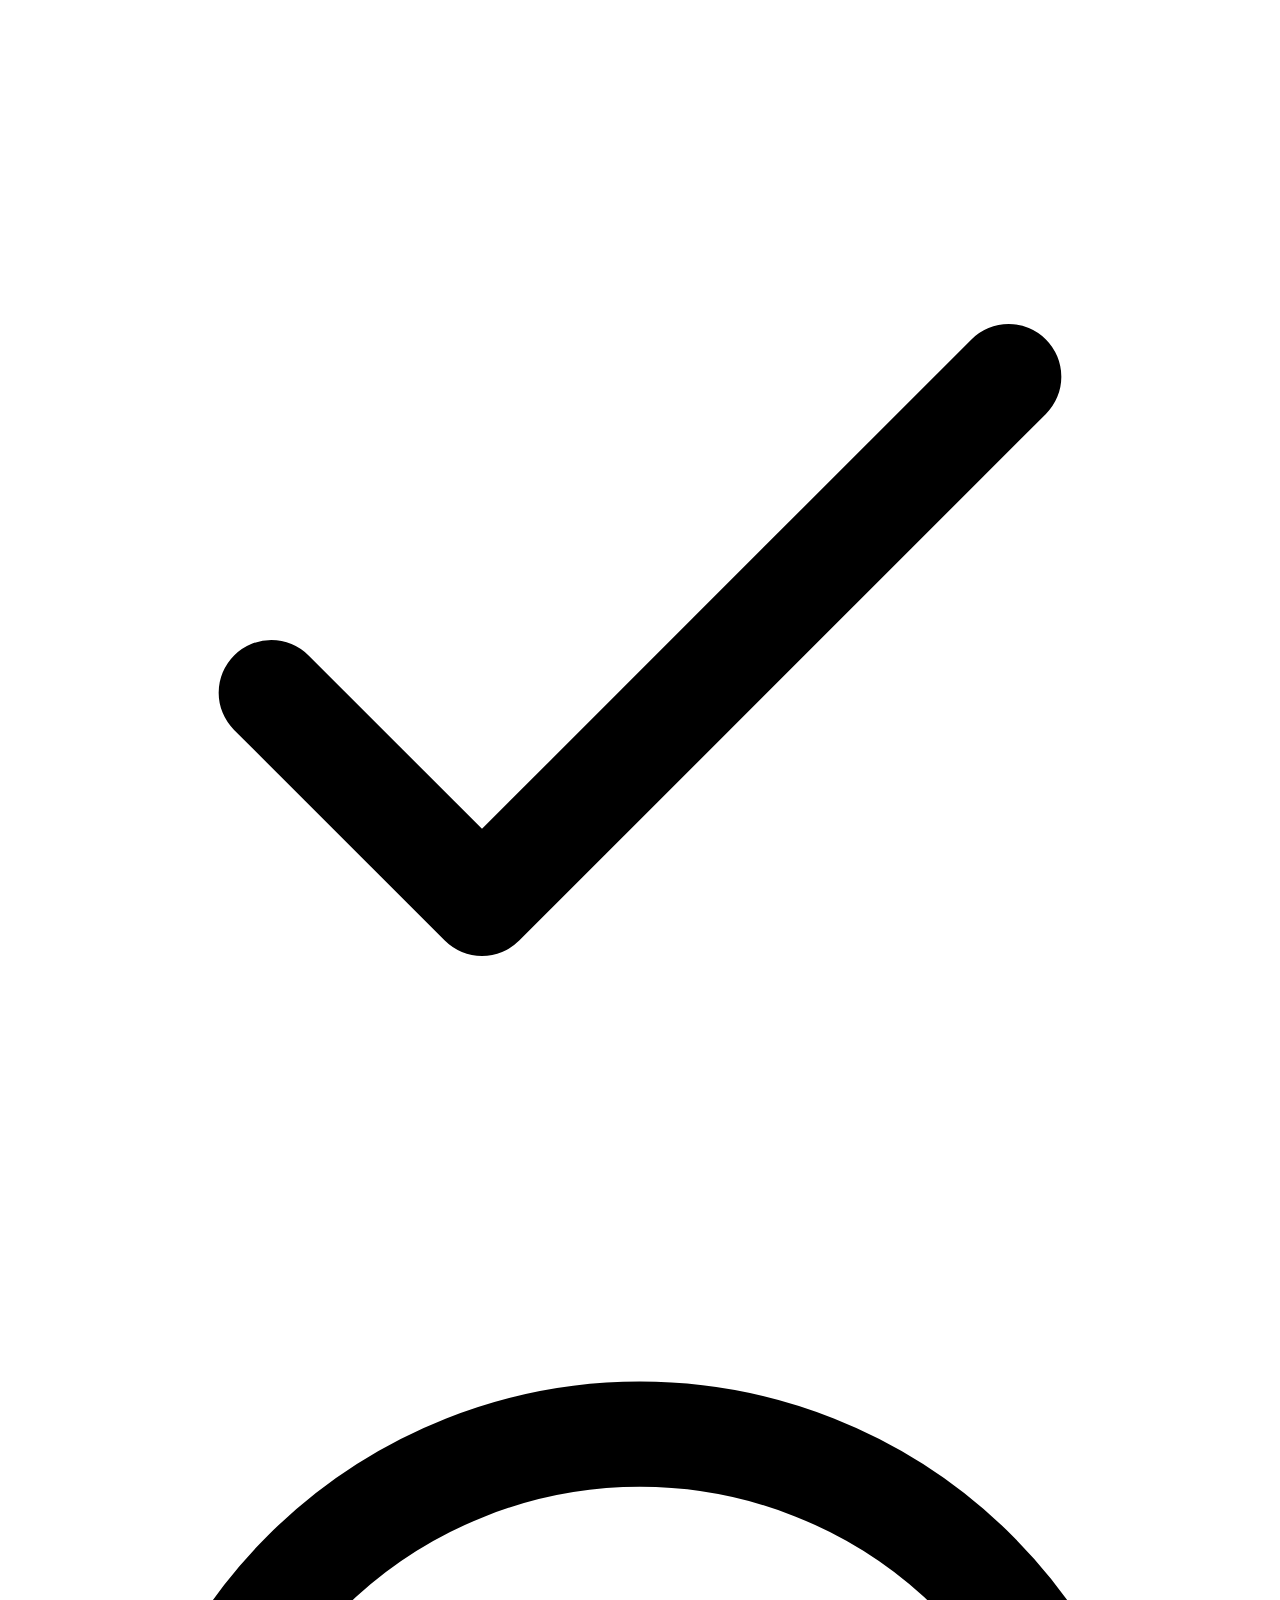
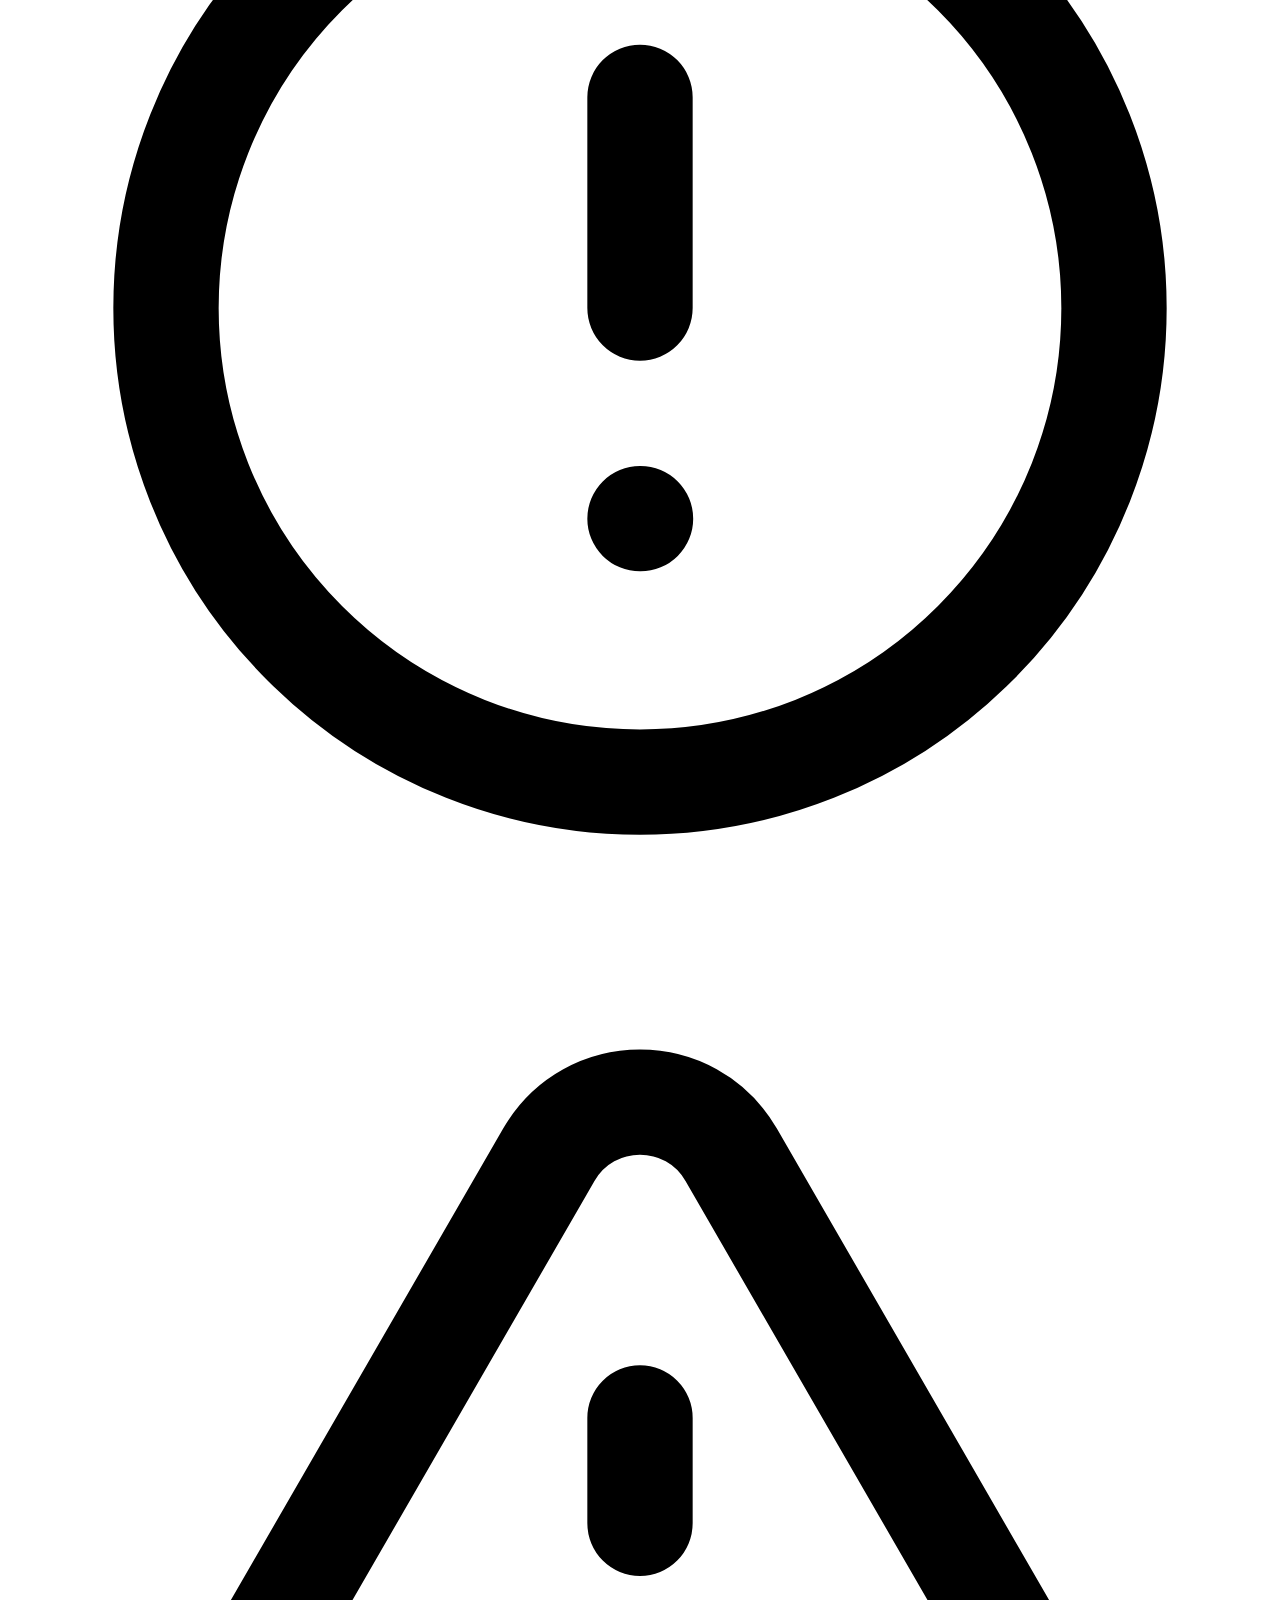
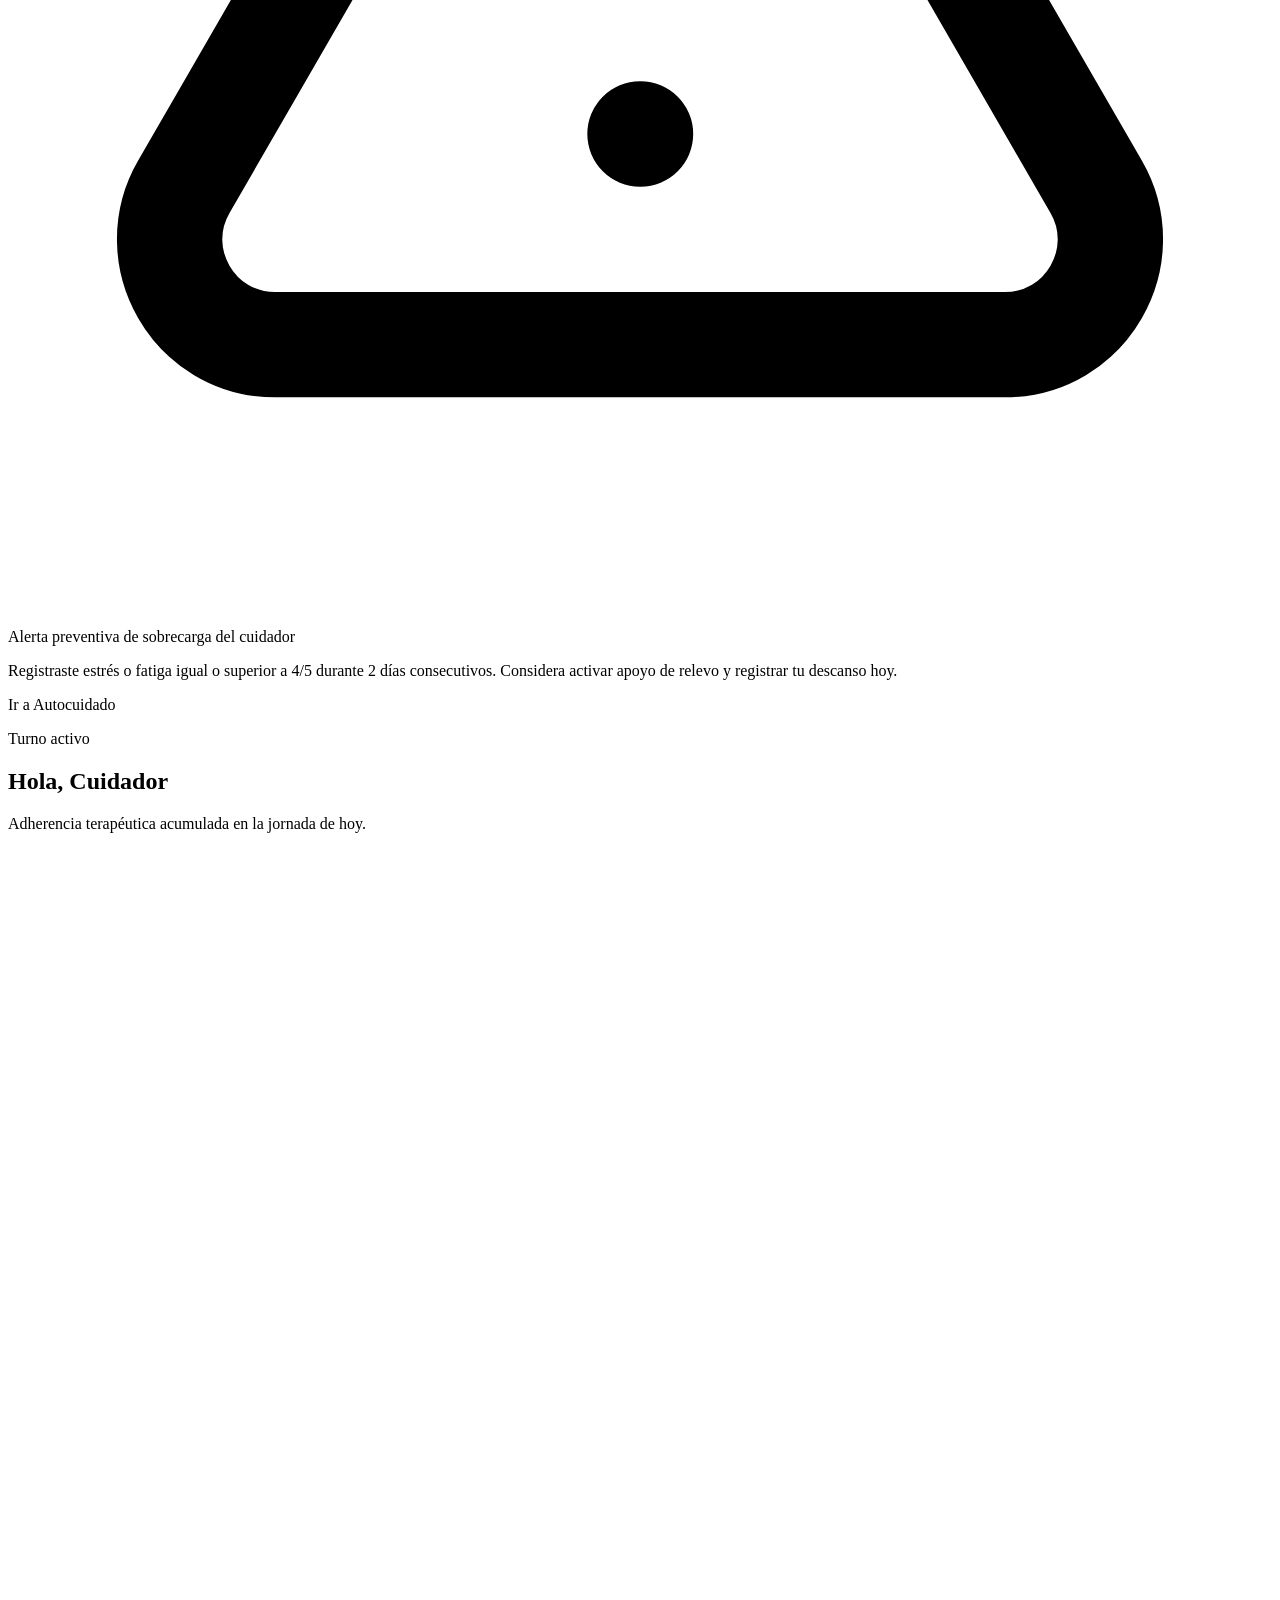
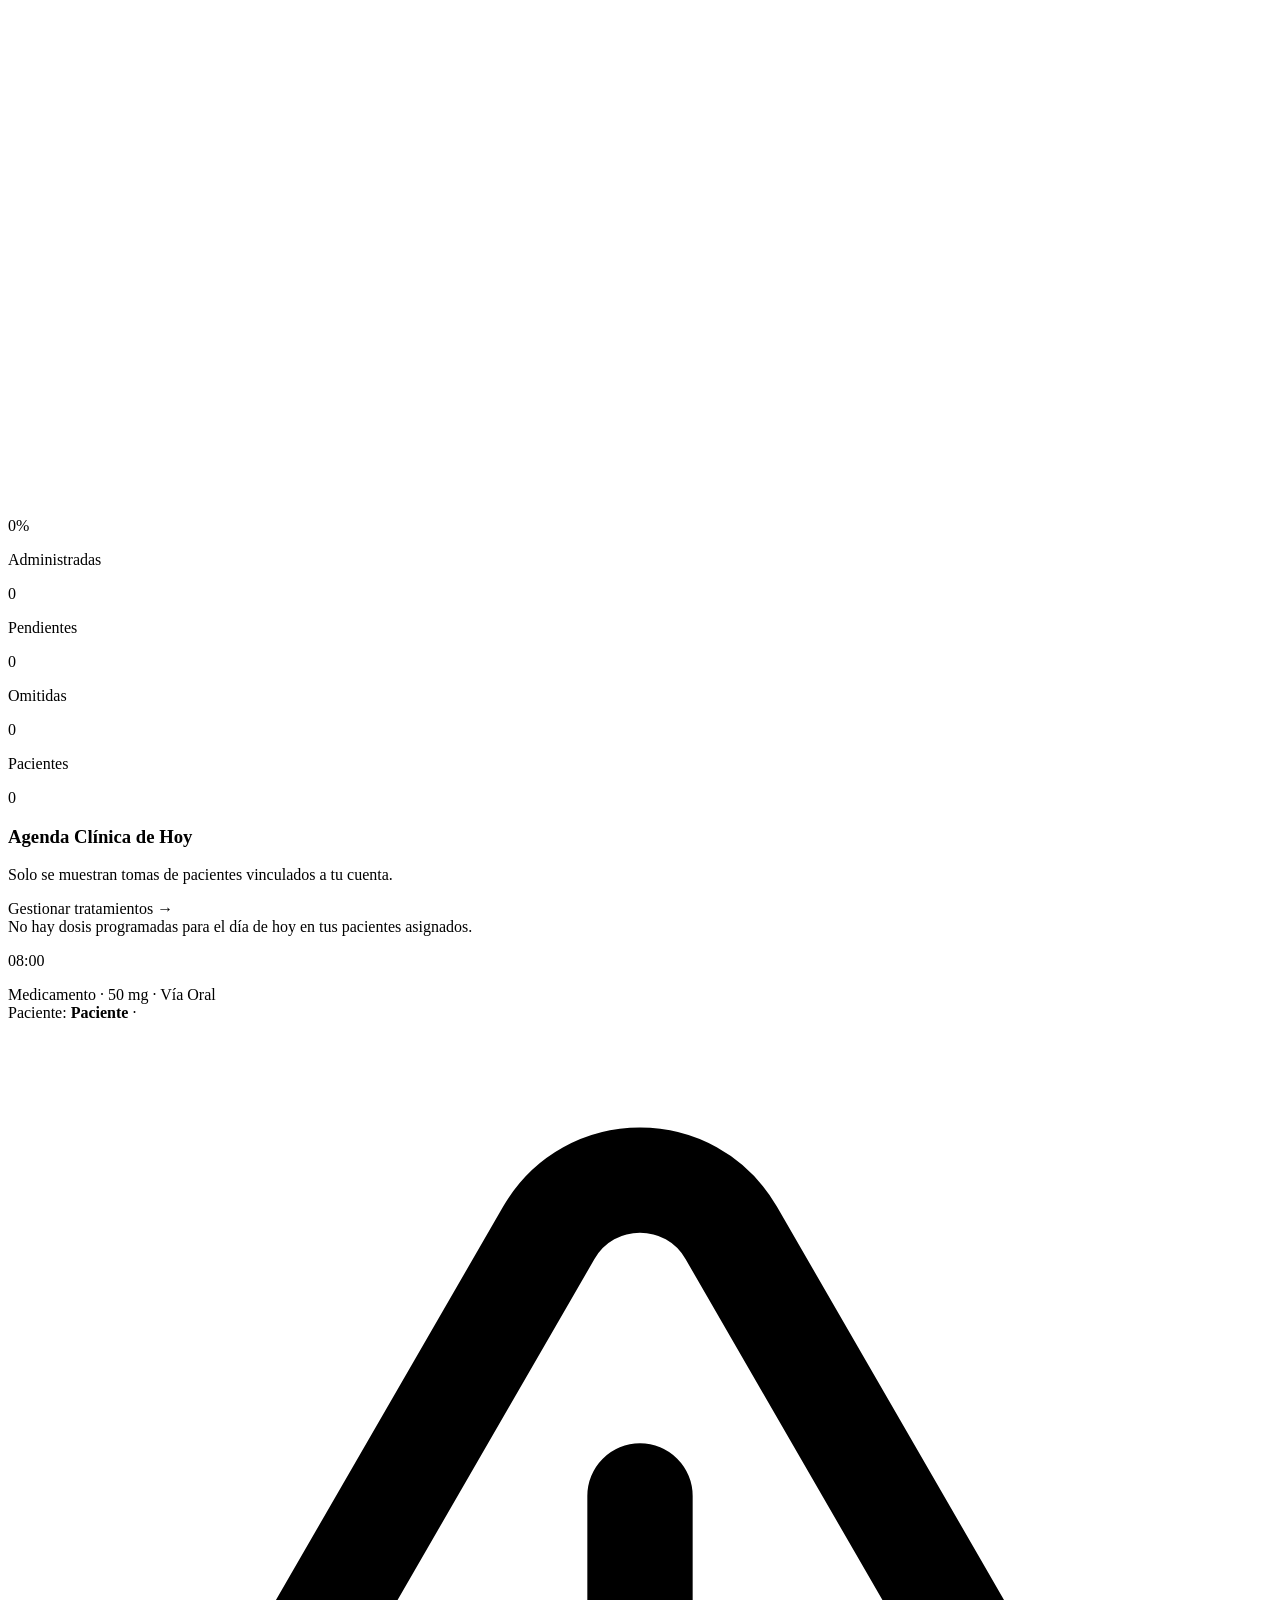
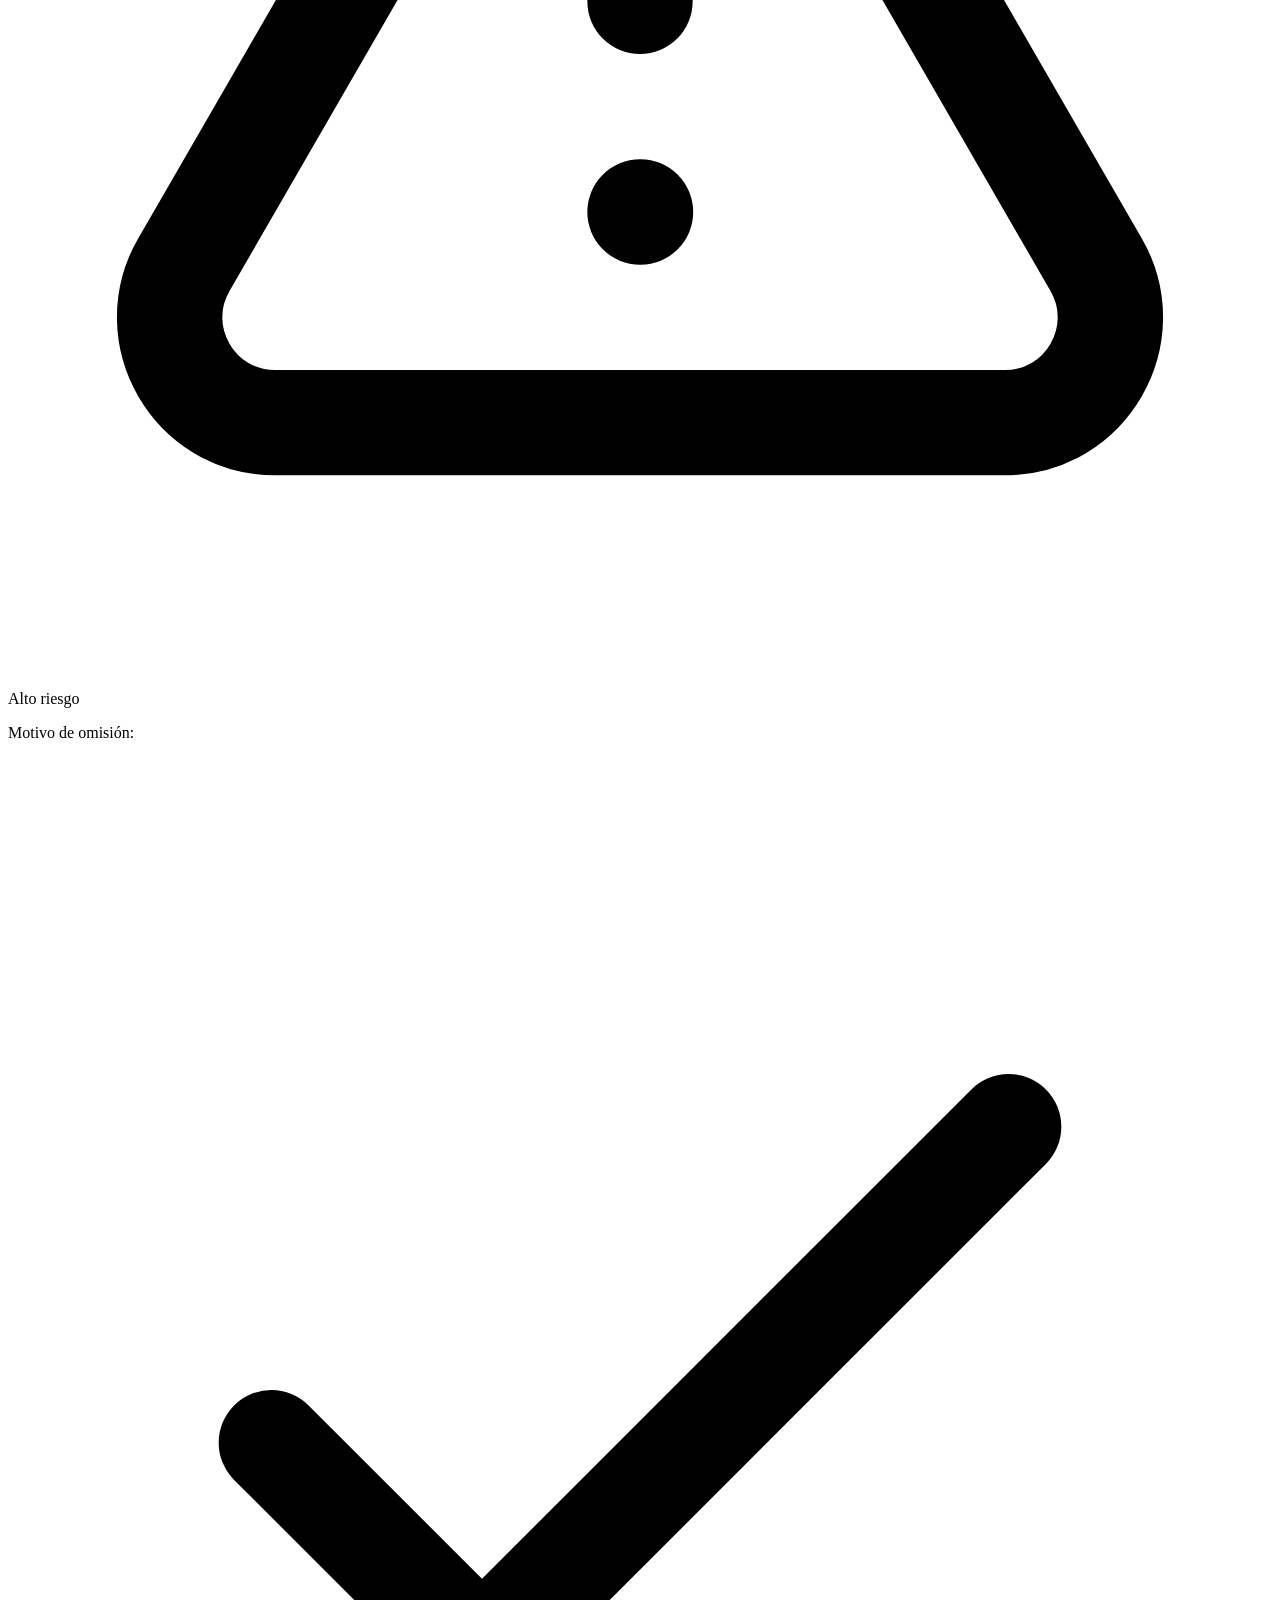
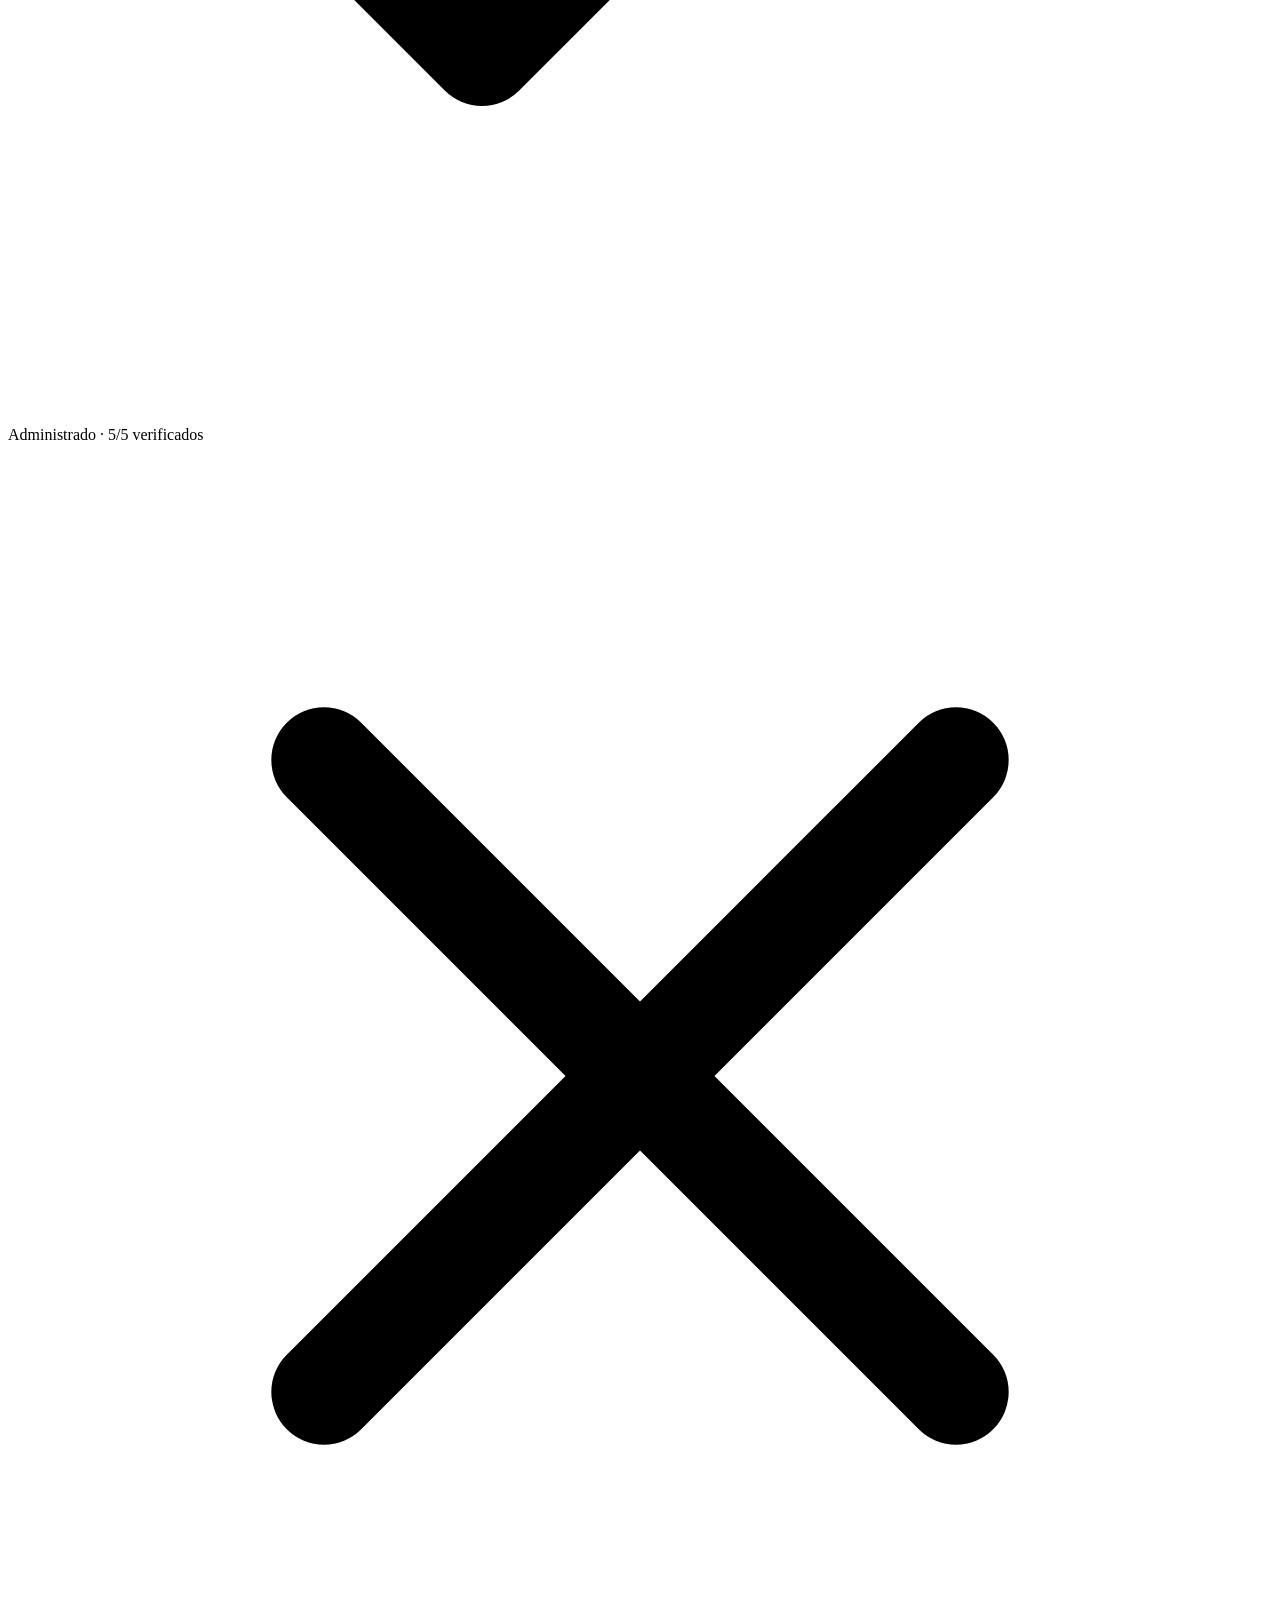
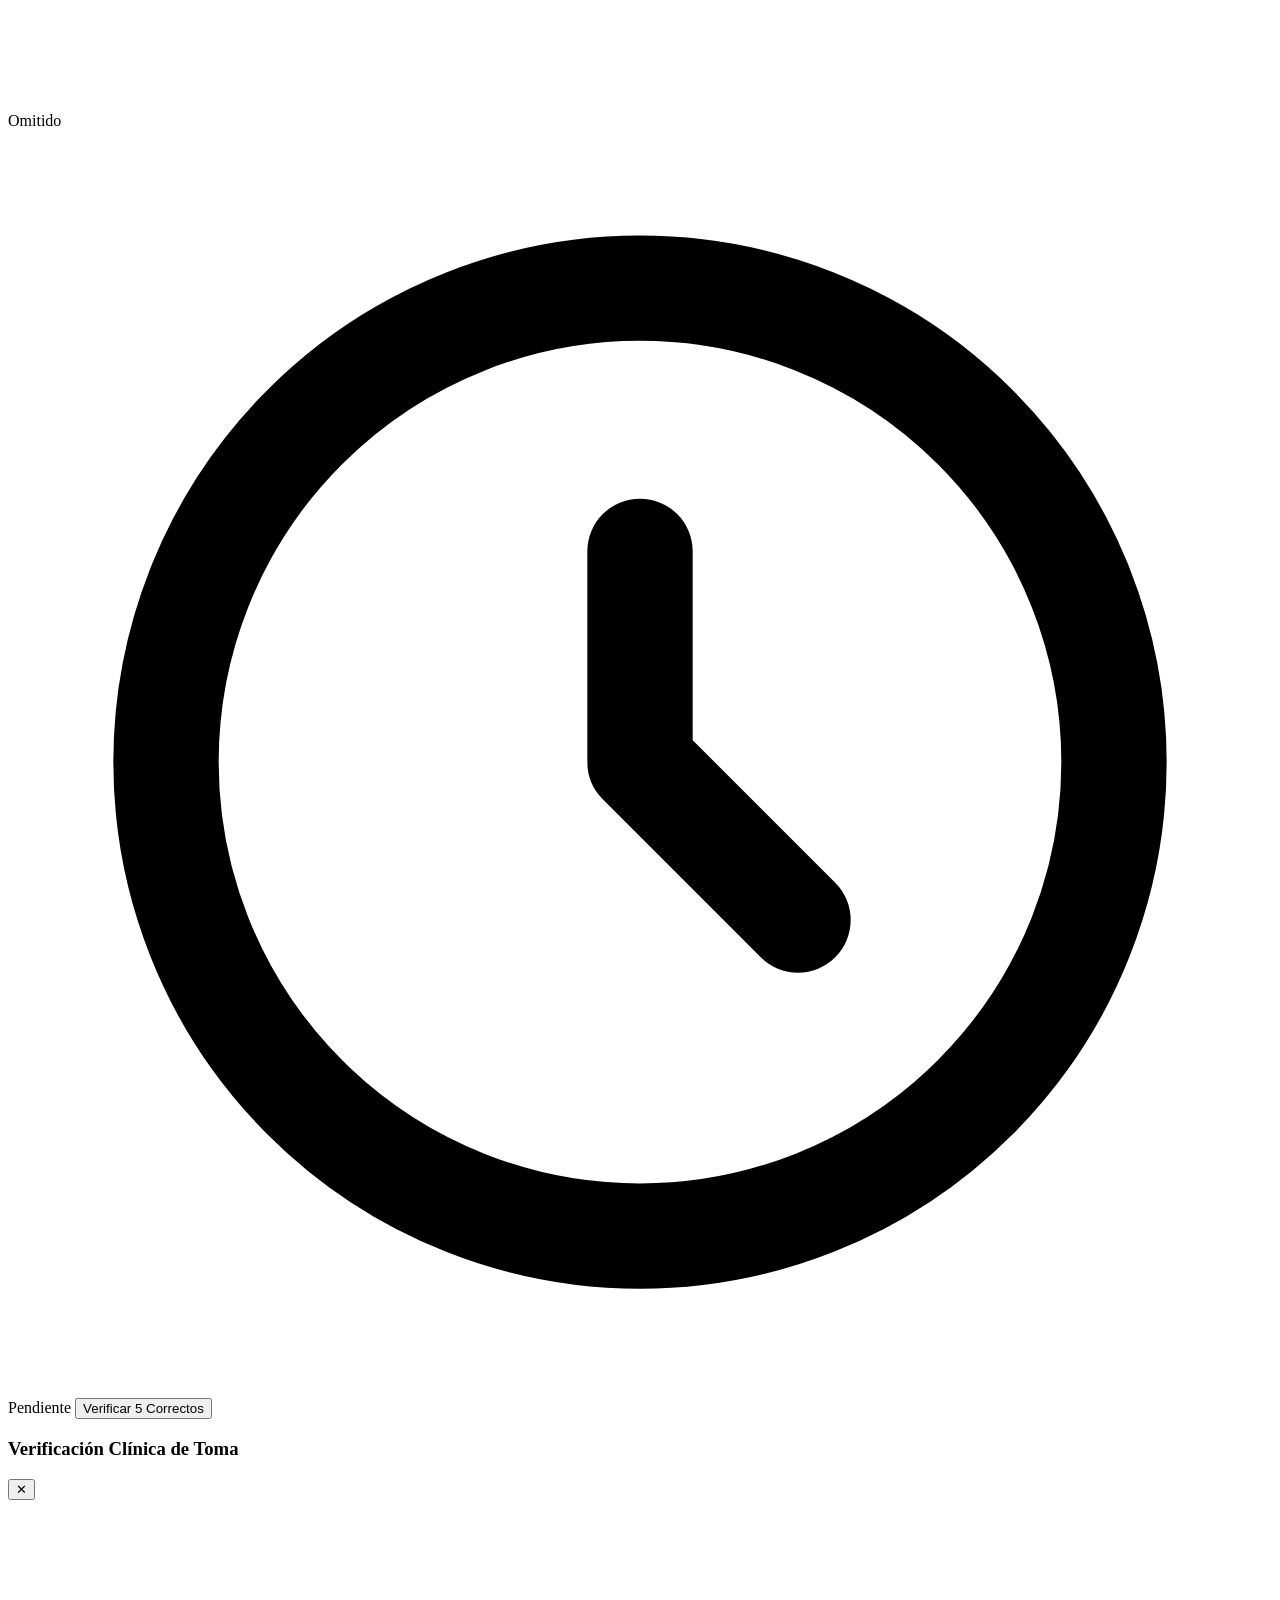
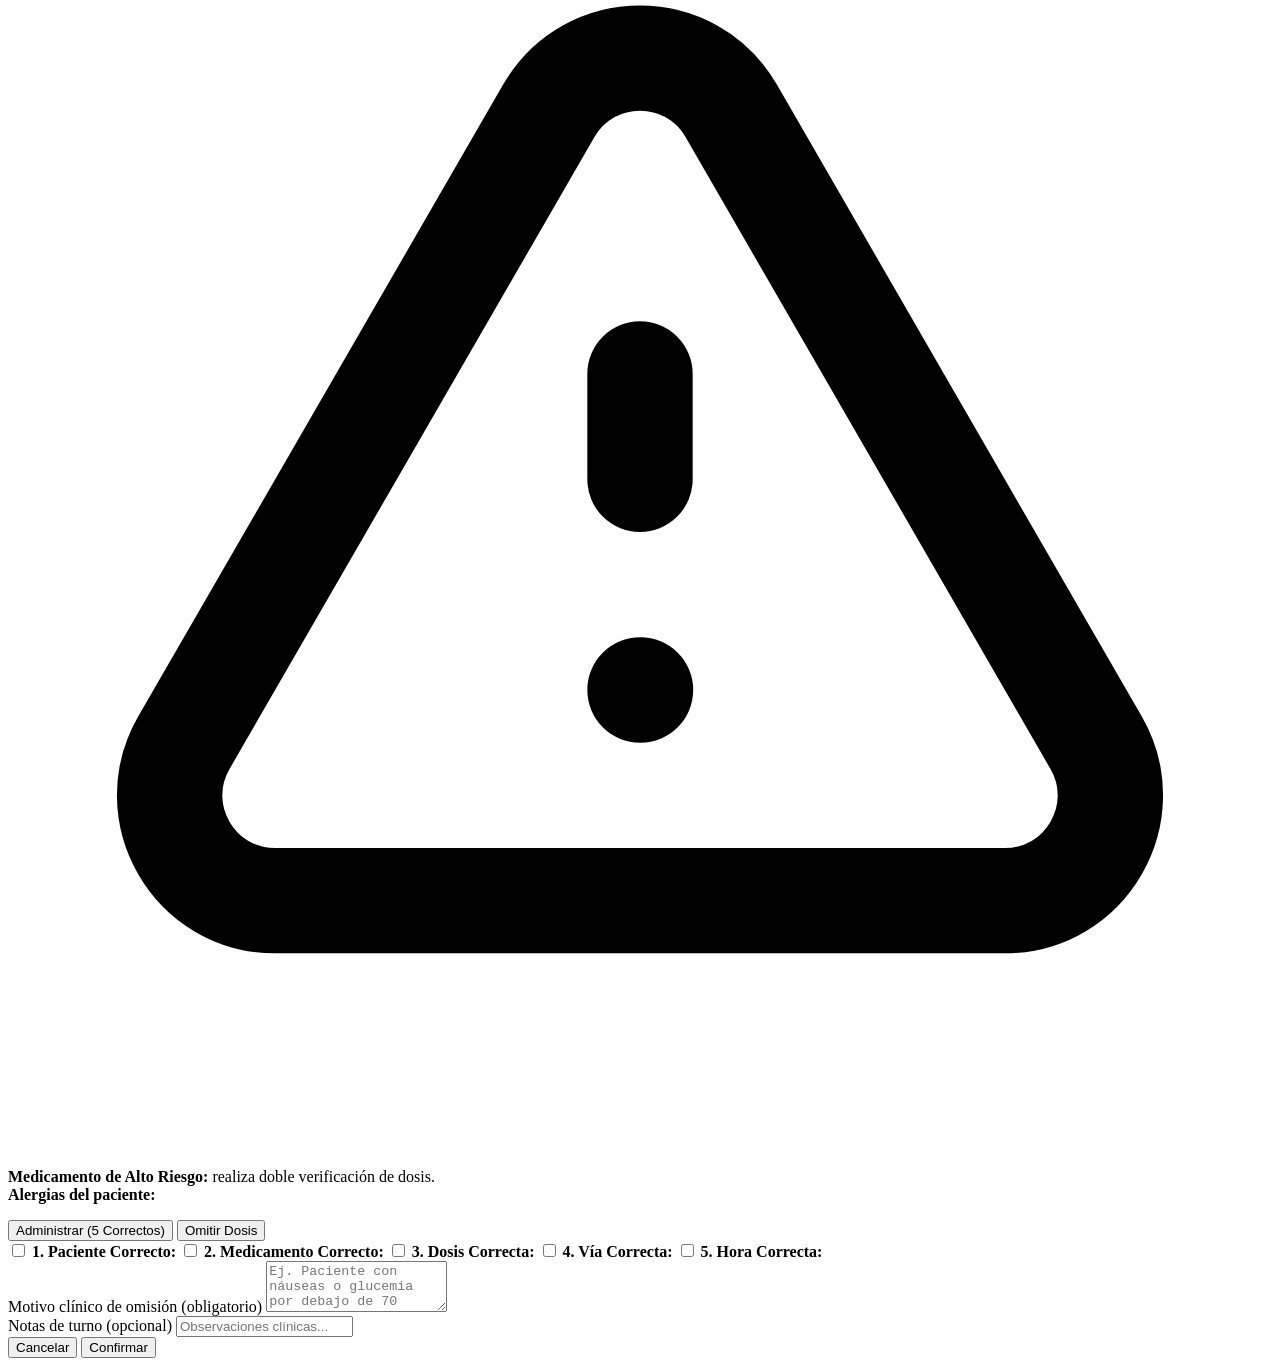
<file: target/classes/templates/cuidador/panel.html>
<!DOCTYPE html>
<html lang="es" xmlns:th="http://www.thymeleaf.org">
<head th:replace="~{fragments/head :: head('Panel de Turno')}"></head>
<body class="bg-slate-50 dark:bg-slate-950 text-slate-900 dark:text-slate-100 min-h-screen flex flex-col lg:flex-row">

<aside th:replace="~{fragments/sidebar :: sidebar(${activeMenu})}"></aside>

<div class="flex-1 flex flex-col min-w-0">
    <header th:replace="~{fragments/header :: header(${breadcrumb}, 'Registrar Autocuidado', '/cuidador/autocuidado')}"></header>

    <main class="p-6 max-w-6xl w-full mx-auto space-y-6">
        <!-- Mensajes flash -->
        <div th:if="${exito}" class="p-4 rounded-2xl border border-emerald-200 dark:border-emerald-900/60 bg-emerald-50 dark:bg-emerald-950/30 text-emerald-700 dark:text-emerald-400 text-sm flex items-center gap-2.5">
            <svg class="w-5 h-5 shrink-0" fill="none" stroke="currentColor" stroke-width="2" viewBox="0 0 24 24">
                <path stroke-linecap="round" stroke-linejoin="round" d="M5 13l4 4L19 7"/>
            </svg>
            <span th:text="${exito}"></span>
        </div>
        <div th:if="${error}" class="p-4 rounded-2xl border border-red-200 dark:border-red-900/60 bg-red-50 dark:bg-red-950/40 text-red-700 dark:text-red-400 text-sm flex items-center gap-2.5">
            <svg class="w-5 h-5 shrink-0" fill="none" stroke="currentColor" stroke-width="2" viewBox="0 0 24 24">
                <path stroke-linecap="round" stroke-linejoin="round" d="M12 8v4m0 4h.01M21 12a9 9 0 11-18 0 9 9 0 0118 0z"/>
            </svg>
            <span th:text="${error}"></span>
        </div>

        <!-- Alerta preventiva de autocuidado (2 días consecutivos) -->
        <div th:if="${alertaAutocuidado}"
             class="p-5 rounded-2xl border border-amber-200 dark:border-amber-900/60 bg-amber-50 dark:bg-amber-950/35 text-amber-700 dark:text-amber-400 flex flex-col sm:flex-row sm:items-center justify-between gap-4">
            <div class="flex items-start gap-3">
                <svg class="w-5 h-5 shrink-0 mt-0.5" fill="none" stroke="currentColor" stroke-width="2" viewBox="0 0 24 24">
                    <path stroke-linecap="round" stroke-linejoin="round" d="M12 9v2m0 4h.01M5.07 19h13.86c1.54 0 2.5-1.67 1.73-3L13.73 4c-.77-1.33-2.69-1.33-3.46 0L3.34 16c-.77 1.33.19 3 1.73 3z"/>
                </svg>
                <div>
                    <p class="font-display font-bold text-sm">Alerta preventiva de sobrecarga del cuidador</p>
                    <p class="text-xs mt-1 text-amber-700/90 dark:text-amber-300">
                        Registraste estrés o fatiga igual o superior a 4/5 durante 2 días consecutivos. Considera activar apoyo de relevo y registrar tu descanso hoy.
                    </p>
                </div>
            </div>
            <a th:href="@{/cuidador/autocuidado}"
               class="shrink-0 px-4 py-2 rounded-xl bg-amber-700 hover:bg-amber-800 dark:bg-amber-600 dark:hover:bg-amber-500 text-white text-xs font-semibold transition">
                Ir a Autocuidado
            </a>
        </div>

        <!-- Saludo + Anillo SVG de adherencia + KPIs -->
        <section class="grid grid-cols-1 lg:grid-cols-12 gap-6">
            <div class="lg:col-span-5 bg-white dark:bg-slate-900 border border-slate-200 dark:border-slate-800 rounded-2xl p-6 flex items-center justify-between gap-5">
                <div>
                    <p class="text-xs text-slate-500 dark:text-slate-400 font-medium">Turno activo</p>
                    <h2 class="text-2xl font-display font-bold mt-1"
                        th:text="'Hola, ' + ${#authentication.principal.nombre}">Hola, Cuidador</h2>
                    <p class="text-sm text-slate-600 dark:text-slate-300 mt-1">
                        Adherencia terapéutica acumulada en la jornada de hoy.
                    </p>
                </div>

                <!-- Anillo SVG r="28" -->
                <div class="relative w-20 h-20 shrink-0 flex items-center justify-center">
                    <svg class="w-20 h-20 -rotate-90" viewBox="0 0 72 72">
                        <circle cx="36" cy="36" r="28" fill="none" stroke-width="6"
                                class="stroke-slate-200 dark:stroke-slate-800"/>
                        <circle cx="36" cy="36" r="28" fill="none" stroke-width="6" stroke-linecap="round"
                                class="adherencia-ring-progress stroke-teal-700 dark:stroke-teal-400"
                                th:attr="stroke-dasharray=${circunferencia}, stroke-dashoffset=${dashOffset}"/>
                    </svg>
                    <span class="absolute font-mono-tabular text-sm font-semibold text-slate-900 dark:text-slate-100"
                          th:text="${porcentajeAdherencia} + '%'">0%</span>
                </div>
            </div>

            <!-- 4 KPIs -->
            <div class="lg:col-span-7 grid grid-cols-2 sm:grid-cols-4 gap-4">
                <div class="bg-white dark:bg-slate-900 border border-slate-200 dark:border-slate-800 rounded-2xl p-5">
                    <p class="text-xs text-slate-500 dark:text-slate-400">Administradas</p>
                    <p class="font-mono-tabular text-2xl font-bold text-emerald-700 dark:text-emerald-400 mt-2"
                       th:text="${kpiAdministradas}">0</p>
                </div>
                <div class="bg-white dark:bg-slate-900 border border-slate-200 dark:border-slate-800 rounded-2xl p-5">
                    <p class="text-xs text-slate-500 dark:text-slate-400">Pendientes</p>
                    <p class="font-mono-tabular text-2xl font-bold text-amber-700 dark:text-amber-400 mt-2"
                       th:text="${kpiPendientes}">0</p>
                </div>
                <div class="bg-white dark:bg-slate-900 border border-slate-200 dark:border-slate-800 rounded-2xl p-5">
                    <p class="text-xs text-slate-500 dark:text-slate-400">Omitidas</p>
                    <p class="font-mono-tabular text-2xl font-bold text-red-700 dark:text-red-400 mt-2"
                       th:text="${kpiOmitidas}">0</p>
                </div>
                <div class="bg-white dark:bg-slate-900 border border-slate-200 dark:border-slate-800 rounded-2xl p-5">
                    <p class="text-xs text-slate-500 dark:text-slate-400">Pacientes</p>
                    <p class="font-mono-tabular text-2xl font-bold text-teal-700 dark:text-teal-400 mt-2"
                       th:text="${kpiPacientes}">0</p>
                </div>
            </div>
        </section>

        <!-- Agenda del Día -->
        <section class="bg-white dark:bg-slate-900 border border-slate-200 dark:border-slate-800 rounded-2xl overflow-hidden">
            <div class="px-6 py-4 border-b border-slate-200 dark:border-slate-800 flex items-center justify-between gap-4">
                <div>
                    <h3 class="text-lg font-display font-bold">Agenda Clínica de Hoy</h3>
                    <p class="text-xs text-slate-500 dark:text-slate-400">Solo se muestran tomas de pacientes vinculados a tu cuenta.</p>
                </div>
                <a th:href="@{/cuidador/pacientes}"
                   class="text-xs font-semibold text-teal-700 dark:text-teal-400 hover:underline">
                    Gestionar tratamientos →
                </a>
            </div>

            <div th:if="${#lists.isEmpty(tomasHoy)}" class="p-10 text-center text-sm text-slate-500 dark:text-slate-400">
                No hay dosis programadas para el día de hoy en tus pacientes asignados.
            </div>

            <div th:if="${!#lists.isEmpty(tomasHoy)}" class="divide-y divide-slate-200 dark:divide-slate-800">
                <div th:each="toma : ${tomasHoy}" class="p-5 flex flex-col md:flex-row md:items-center justify-between gap-4">
                    <div class="flex items-start gap-4">
                        <div class="px-3 py-2 rounded-xl bg-slate-100 dark:bg-slate-800 border border-slate-200 dark:border-slate-700 text-center shrink-0">
                            <p class="font-mono-tabular text-sm font-semibold text-slate-900 dark:text-slate-100"
                               th:text="${#temporals.format(toma.horaProgramada, 'HH:mm')}">08:00</p>
                        </div>

                        <div class="space-y-1">
                            <div class="flex flex-wrap items-center gap-2 text-sm">
                                <span class="font-display font-bold text-slate-900 dark:text-slate-100"
                                      th:text="${toma.medicamento.nombre}">Medicamento</span>
                                <span class="text-slate-400">·</span>
                                <span class="font-mono-tabular font-semibold text-teal-700 dark:text-teal-400"
                                      th:text="${toma.medicamento.dosisFormateada}">50 mg</span>
                                <span class="text-slate-400">·</span>
                                <span class="text-xs text-slate-600 dark:text-slate-300"
                                      th:text="${toma.medicamento.viaAdministracion.etiqueta}">Vía Oral</span>
                            </div>

                            <div class="flex flex-wrap items-center gap-2 text-xs text-slate-600 dark:text-slate-400">
                                <span>Paciente: <strong class="text-slate-800 dark:text-slate-200" th:text="${toma.medicamento.paciente.nombreCompleto}">Paciente</strong></span>
                                <span th:if="${toma.medicamento.esAltoRiesgo}" class="text-slate-400">·</span>
                                <span th:if="${toma.medicamento.esAltoRiesgo}" class="inline-flex items-center gap-1 font-semibold text-red-700 dark:text-red-400">
                                    <svg class="w-3.5 h-3.5" fill="none" stroke="currentColor" stroke-width="2" viewBox="0 0 24 24">
                                        <path stroke-linecap="round" stroke-linejoin="round" d="M12 9v2m0 4h.01M5.07 19h13.86c1.54 0 2.5-1.67 1.73-3L13.73 4c-.77-1.33-2.69-1.33-3.46 0L3.34 16c-.77 1.33.19 3 1.73 3z"/>
                                    </svg>
                                    Alto riesgo
                                </span>
                            </div>

                            <p th:if="${toma.motivoOmision != null}" class="text-xs text-red-700 dark:text-red-400">
                                Motivo de omisión: <span th:text="${toma.motivoOmision}"></span>
                            </p>
                        </div>
                    </div>

                    <div class="flex items-center justify-between md:justify-end gap-4">
                        <!-- Estado clínico (texto + ícono, sin pill rounded-full) -->
                        <div th:if="${toma.estado.name() == 'ADMINISTRADO'}"
                             class="inline-flex items-center gap-1.5 text-xs font-semibold text-emerald-700 dark:text-emerald-400">
                            <svg class="w-4 h-4" fill="none" stroke="currentColor" stroke-width="2" viewBox="0 0 24 24">
                                <path stroke-linecap="round" stroke-linejoin="round" d="M5 13l4 4L19 7"/>
                            </svg>
                            <span>Administrado · 5/5 verificados</span>
                        </div>

                        <div th:if="${toma.estado.name() == 'OMITIDO'}"
                             class="inline-flex items-center gap-1.5 text-xs font-semibold text-red-700 dark:text-red-400">
                            <svg class="w-4 h-4" fill="none" stroke="currentColor" stroke-width="2" viewBox="0 0 24 24">
                                <path stroke-linecap="round" stroke-linejoin="round" d="M6 18L18 6M6 6l12 12"/>
                            </svg>
                            <span>Omitido</span>
                        </div>

                        <div th:if="${toma.estado.name() == 'PENDIENTE' or toma.estado.name() == 'RETRASADO'}"
                             class="flex items-center gap-3">
                            <span class="inline-flex items-center gap-1.5 text-xs font-semibold text-amber-700 dark:text-amber-400">
                                <svg class="w-4 h-4" fill="none" stroke="currentColor" stroke-width="2" viewBox="0 0 24 24">
                                    <path stroke-linecap="round" stroke-linejoin="round" d="M12 8v4l3 3m6-3a9 9 0 11-18 0 9 9 0 0118 0z"/>
                                </svg>
                                <span th:text="${toma.horaProgramada.isBefore(ahora)} ? 'Retrasada' : 'Pendiente'">Pendiente</span>
                            </span>

                            <button type="button"
                                    onclick="abrirModalVerificacionToma(this, '/cuidador/tomas')"
                                    th:data-toma-id="${toma.id}"
                                    th:data-paciente="${toma.medicamento.paciente.nombreCompleto}"
                                    th:data-alergias="${toma.medicamento.paciente.alergias}"
                                    th:data-medicamento="${toma.medicamento.nombre}"
                                    th:data-dosis="${toma.medicamento.dosisFormateada}"
                                    th:data-via="${toma.medicamento.viaAdministracion.etiqueta}"
                                    th:data-hora="${#temporals.format(toma.horaProgramada, 'HH:mm')}"
                                    th:data-alto-riesgo="${toma.medicamento.esAltoRiesgo}"
                                    th:data-instrucciones="${toma.medicamento.instrucciones}"
                                    class="px-4 py-2 rounded-xl bg-teal-700 hover:bg-teal-800 dark:bg-teal-600 dark:hover:bg-teal-500 text-white text-xs font-semibold transition">
                                Verificar 5 Correctos
                            </button>
                        </div>
                    </div>
                </div>
            </div>
        </section>
    </main>
</div>

<!-- Modal Protocolo de los 5 Correctos -->
<div id="modalVerificacionToma" data-modal="true"
     class="hidden fixed inset-0 z-50 bg-slate-950/60 backdrop-blur-sm items-center justify-center p-4">
    <div class="bg-white dark:bg-slate-900 border border-slate-200 dark:border-slate-800 rounded-2xl max-w-lg w-full p-6 space-y-5 max-h-[90vh] overflow-y-auto">
        <div class="flex items-center justify-between">
            <h3 class="text-lg font-display font-bold">Verificación Clínica de Toma</h3>
            <button type="button" onclick="closeModal('modalVerificacionToma')"
                    class="text-slate-400 hover:text-slate-600 dark:hover:text-slate-200">✕</button>
        </div>

        <!-- Alertas de riesgo y alergias -->
        <div id="vtAlertaAltoRiesgo" class="hidden p-3.5 rounded-xl border border-red-200 dark:border-red-900/60 bg-red-50 dark:bg-red-950/40 text-red-700 dark:text-red-400 text-xs flex items-center gap-2">
            <svg class="w-4 h-4 shrink-0" fill="none" stroke="currentColor" stroke-width="2" viewBox="0 0 24 24">
                <path stroke-linecap="round" stroke-linejoin="round" d="M12 9v2m0 4h.01M5.07 19h13.86c1.54 0 2.5-1.67 1.73-3L13.73 4c-.77-1.33-2.69-1.33-3.46 0L3.34 16c-.77 1.33.19 3 1.73 3z"/>
            </svg>
            <span><strong>Medicamento de Alto Riesgo:</strong> realiza doble verificación de dosis.</span>
        </div>

        <div id="vtAlertaAlergias" class="hidden p-3.5 rounded-xl border border-amber-200 dark:border-amber-900/60 bg-amber-50 dark:bg-amber-950/35 text-amber-700 dark:text-amber-400 text-xs">
            <strong>Alergias del paciente:</strong> <span id="vtAlergiasTexto"></span>
        </div>

        <p id="vtInstrucciones" class="text-xs text-slate-600 dark:text-slate-300 bg-slate-50 dark:bg-slate-800 p-3 rounded-xl border border-slate-200 dark:border-slate-700"></p>

        <!-- Selector Administrar vs Omitir -->
        <div class="flex gap-2 p-1 rounded-xl bg-slate-100 dark:bg-slate-800">
            <button id="tabModoAdministrar" type="button" onclick="cambiarModoVerificacion('ADMINISTRADO')">Administrar (5 Correctos)</button>
            <button id="tabModoOmitir" type="button" onclick="cambiarModoVerificacion('OMITIDO')">Omitir Dosis</button>
        </div>

        <form id="formVerificacionToma" method="post" class="space-y-4">
            <input type="hidden" th:name="${_csrf.parameterName}" th:value="${_csrf.token}"/>
            <input id="vtEstadoDestino" type="hidden" name="estadoDestino" value="ADMINISTRADO">

            <!-- 5 checkboxes obligatorios -->
            <div id="panelCincoCorrectos" class="space-y-2.5">
                <label class="flex items-start gap-3 p-3 rounded-xl border border-slate-200 dark:border-slate-700 cursor-pointer hover:bg-slate-50 dark:hover:bg-slate-800/60">
                    <input type="checkbox" name="verificacionPaciente" value="true" onchange="validarEnvioVerificacion()" class="mt-0.5 rounded text-teal-700">
                    <span class="text-sm"><strong>1. Paciente Correcto:</strong> <span id="vtPaciente"></span></span>
                </label>
                <label class="flex items-start gap-3 p-3 rounded-xl border border-slate-200 dark:border-slate-700 cursor-pointer hover:bg-slate-50 dark:hover:bg-slate-800/60">
                    <input type="checkbox" name="verificacionMedicamento" value="true" onchange="validarEnvioVerificacion()" class="mt-0.5 rounded text-teal-700">
                    <span class="text-sm"><strong>2. Medicamento Correcto:</strong> <span id="vtMedicamento"></span></span>
                </label>
                <label class="flex items-start gap-3 p-3 rounded-xl border border-slate-200 dark:border-slate-700 cursor-pointer hover:bg-slate-50 dark:hover:bg-slate-800/60">
                    <input type="checkbox" name="verificacionDosis" value="true" onchange="validarEnvioVerificacion()" class="mt-0.5 rounded text-teal-700">
                    <span class="text-sm"><strong>3. Dosis Correcta:</strong> <span id="vtDosis" class="font-mono-tabular"></span></span>
                </label>
                <label class="flex items-start gap-3 p-3 rounded-xl border border-slate-200 dark:border-slate-700 cursor-pointer hover:bg-slate-50 dark:hover:bg-slate-800/60">
                    <input type="checkbox" name="verificacionVia" value="true" onchange="validarEnvioVerificacion()" class="mt-0.5 rounded text-teal-700">
                    <span class="text-sm"><strong>4. Vía Correcta:</strong> <span id="vtVia"></span></span>
                </label>
                <label class="flex items-start gap-3 p-3 rounded-xl border border-slate-200 dark:border-slate-700 cursor-pointer hover:bg-slate-50 dark:hover:bg-slate-800/60">
                    <input type="checkbox" name="verificacionHora" value="true" onchange="validarEnvioVerificacion()" class="mt-0.5 rounded text-teal-700">
                    <span class="text-sm"><strong>5. Hora Correcta:</strong> <span id="vtHora" class="font-mono-tabular"></span></span>
                </label>
            </div>

            <!-- Motivo omisión -->
            <div id="panelMotivoOmision" class="hidden space-y-2">
                <label for="vtMotivoOmision" class="block text-sm font-medium">Motivo clínico de omisión (obligatorio)</label>
                <textarea id="vtMotivoOmision" name="motivoOmision" rows="3" oninput="validarEnvioVerificacion()"
                          placeholder="Ej. Paciente con náuseas o glucemia por debajo de 70 mg/dL."
                          class="w-full px-3.5 py-2.5 rounded-xl border border-slate-300 dark:border-slate-700 bg-white dark:bg-slate-800 text-sm"></textarea>
            </div>

            <div>
                <label for="vtNotas" class="block text-xs font-medium text-slate-600 dark:text-slate-400 mb-1">Notas de turno (opcional)</label>
                <input id="vtNotas" type="text" name="notas" placeholder="Observaciones clínicas..."
                       class="w-full px-3.5 py-2 rounded-xl border border-slate-300 dark:border-slate-700 bg-white dark:bg-slate-800 text-sm">
            </div>

            <div class="flex justify-end gap-3 pt-2">
                <button type="button" onclick="closeModal('modalVerificacionToma')"
                        class="px-4 py-2 rounded-xl border border-slate-300 dark:border-slate-700 text-sm font-medium">Cancelar</button>
                <button id="vtBtnSubmit" type="submit">Confirmar</button>
            </div>
        </form>
    </div>
</div>

</body>
</html>
</file>
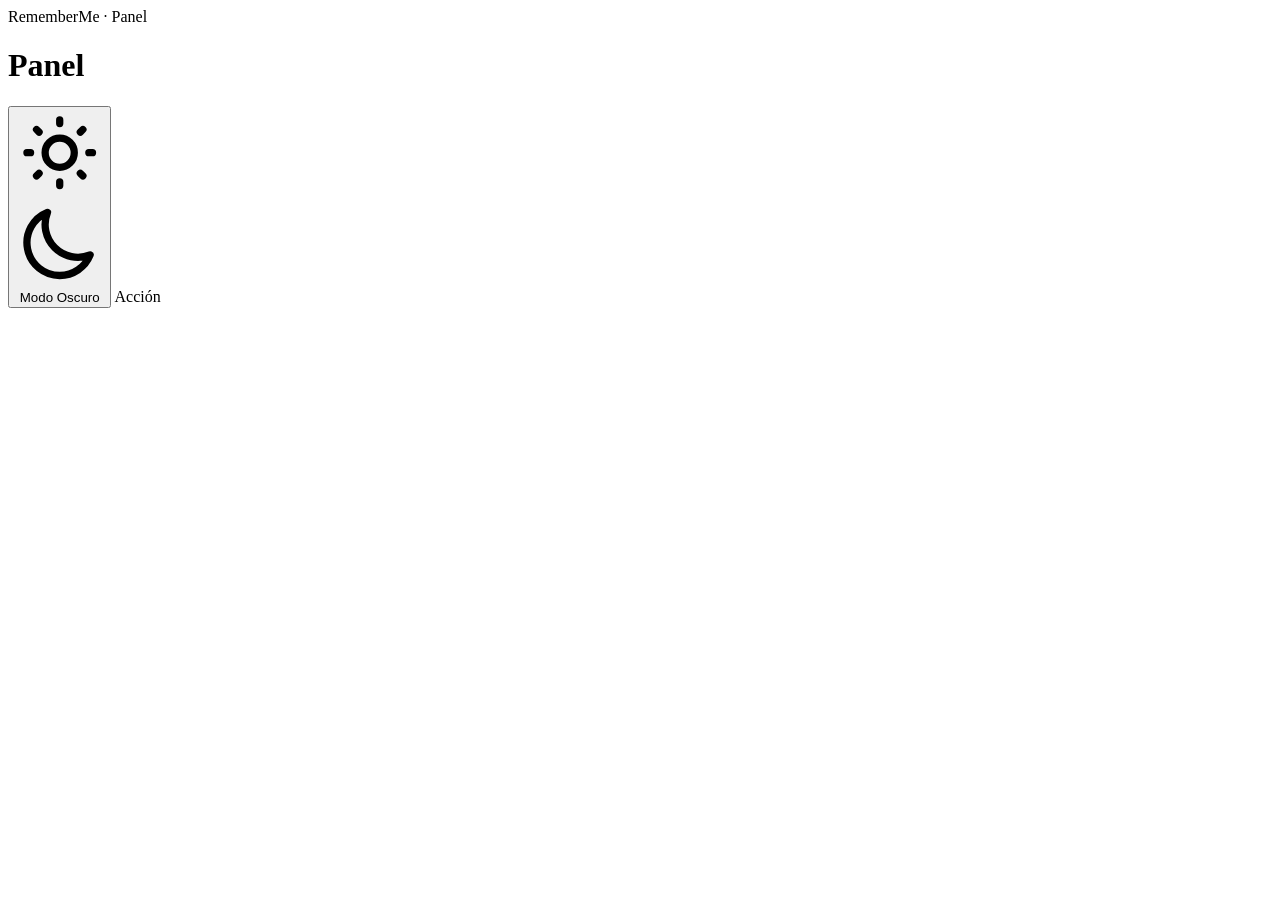
<file: target/classes/templates/fragments/header.html>
<!DOCTYPE html>
<html xmlns:th="http://www.thymeleaf.org"
      xmlns:sec="http://www.thymeleaf.org/extras/spring-security">
<body>
<header th:fragment="header(breadcrumb, ctaTexto, ctaHref)"
        class="bg-white dark:bg-slate-900 border-b border-slate-200 dark:border-slate-800 px-6 py-4 flex flex-wrap items-center justify-between gap-4">
    <div>
        <div class="flex items-center gap-2 text-xs text-slate-500 dark:text-slate-400">
            <span>RememberMe</span>
            <span>·</span>
            <span class="text-teal-700 dark:text-teal-400 font-medium" th:text="${breadcrumb}">Panel</span>
        </div>
        <h1 class="text-xl font-display font-bold text-slate-900 dark:text-slate-100 mt-0.5"
            th:text="${breadcrumb}">Panel</h1>
    </div>

    <div class="flex items-center gap-3">
        <!-- Botón Claro/Oscuro -->
        <button type="button" onclick="toggleRememberMeTheme()"
                class="inline-flex items-center gap-2 px-3.5 py-2 rounded-xl border border-slate-200 dark:border-slate-700 bg-slate-50 dark:bg-slate-800 text-slate-700 dark:text-slate-200 text-xs font-medium hover:bg-slate-100 dark:hover:bg-slate-700 transition">
            <svg data-theme-icon="sun" class="w-4 h-4 hidden text-amber-500" fill="none" stroke="currentColor" stroke-width="2" viewBox="0 0 24 24">
                <path stroke-linecap="round" stroke-linejoin="round" d="M12 3v1m0 16v1m9-9h-1M4 12H3m15.364 6.364l-.707-.707M6.343 6.343l-.707-.707m12.728 0l-.707.707M6.343 17.657l-.707.707M16 12a4 4 0 11-8 0 4 4 0 018 0z"/>
            </svg>
            <svg data-theme-icon="moon" class="w-4 h-4 text-slate-600 dark:text-slate-300" fill="none" stroke="currentColor" stroke-width="2" viewBox="0 0 24 24">
                <path stroke-linecap="round" stroke-linejoin="round" d="M20.354 15.354A9 9 0 018.646 3.646 9.003 9.003 0 0012 21a9.003 9.003 0 008.354-5.646z"/>
            </svg>
            <span data-theme-label>Modo Oscuro</span>
        </button>

        <!-- CTA principal contextual -->
        <a th:if="${ctaTexto != null and ctaHref != null}"
           th:href="@{${ctaHref}}"
           class="inline-flex items-center gap-2 px-4 py-2 rounded-xl bg-teal-700 hover:bg-teal-800 dark:bg-teal-600 dark:hover:bg-teal-500 text-white text-sm font-semibold transition">
            <span th:text="${ctaTexto}">Acción</span>
        </a>
    </div>
</header>
</body>
</html>
</file>
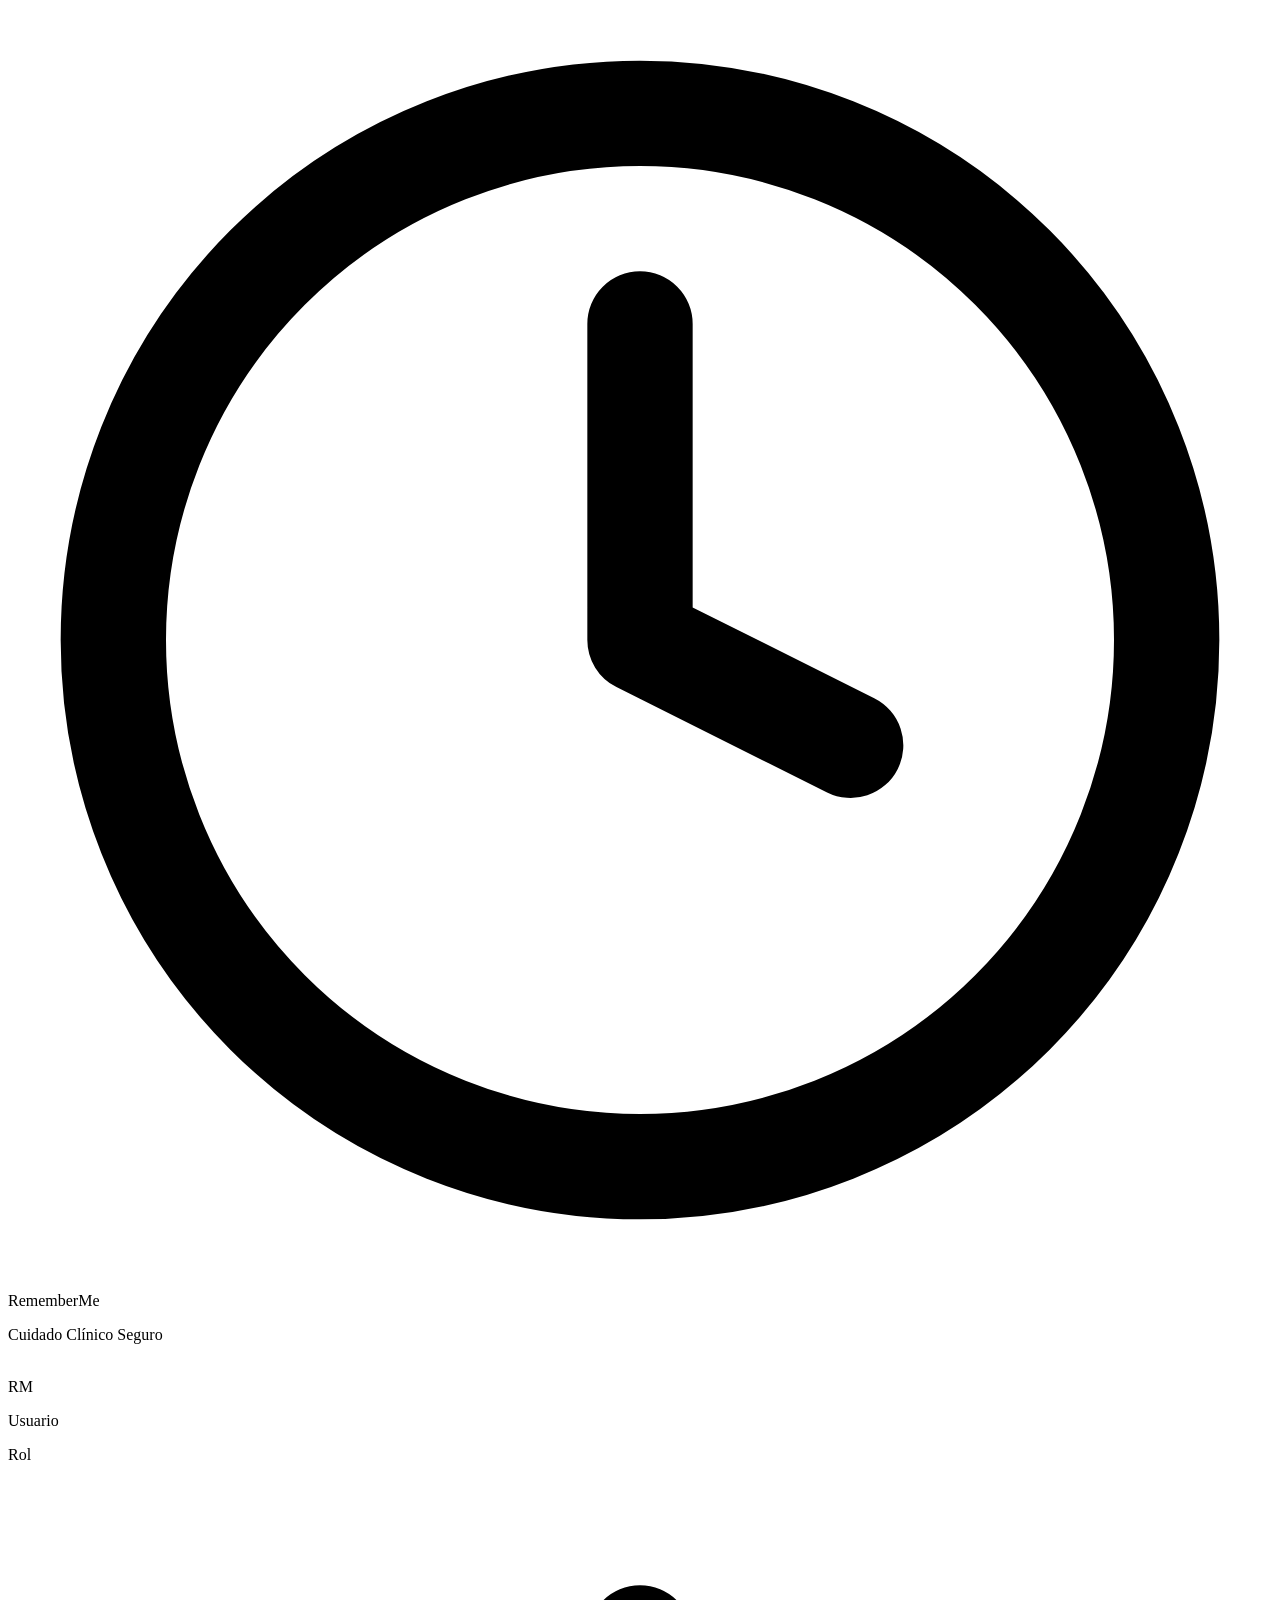
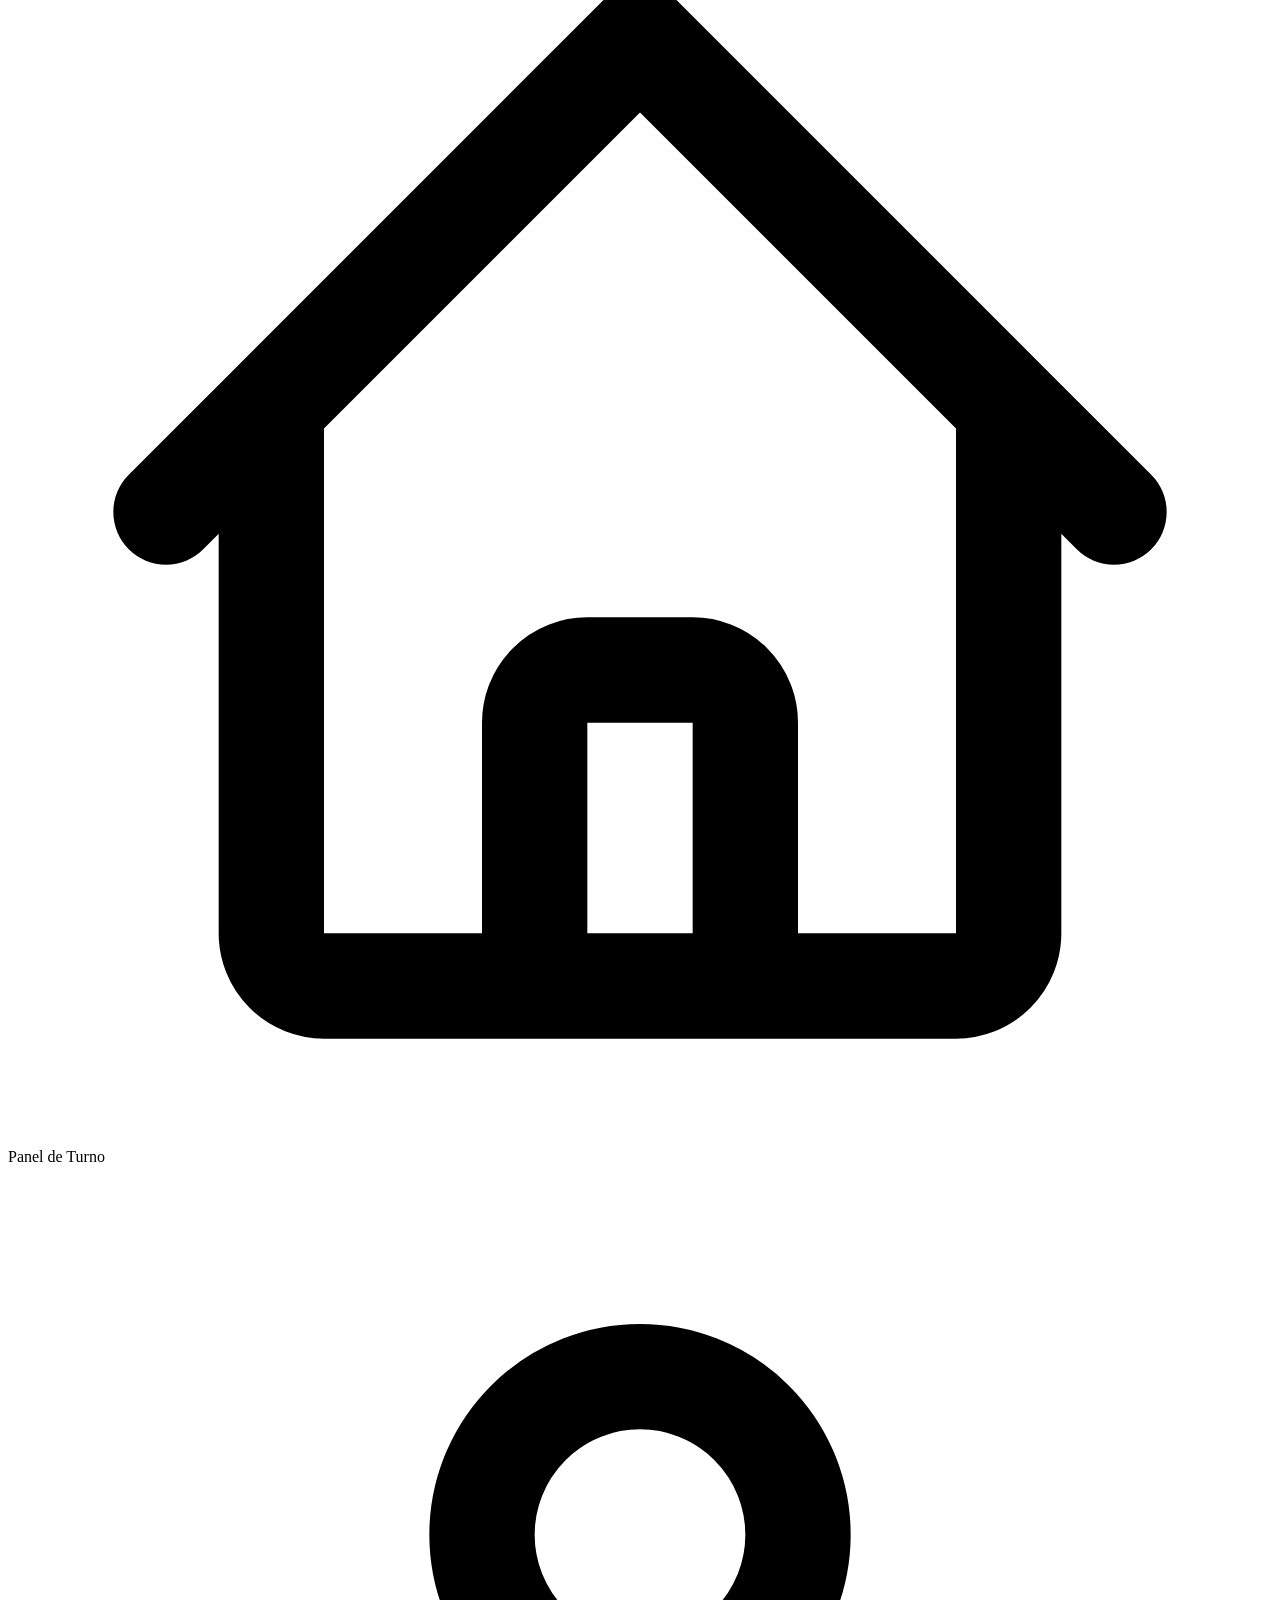
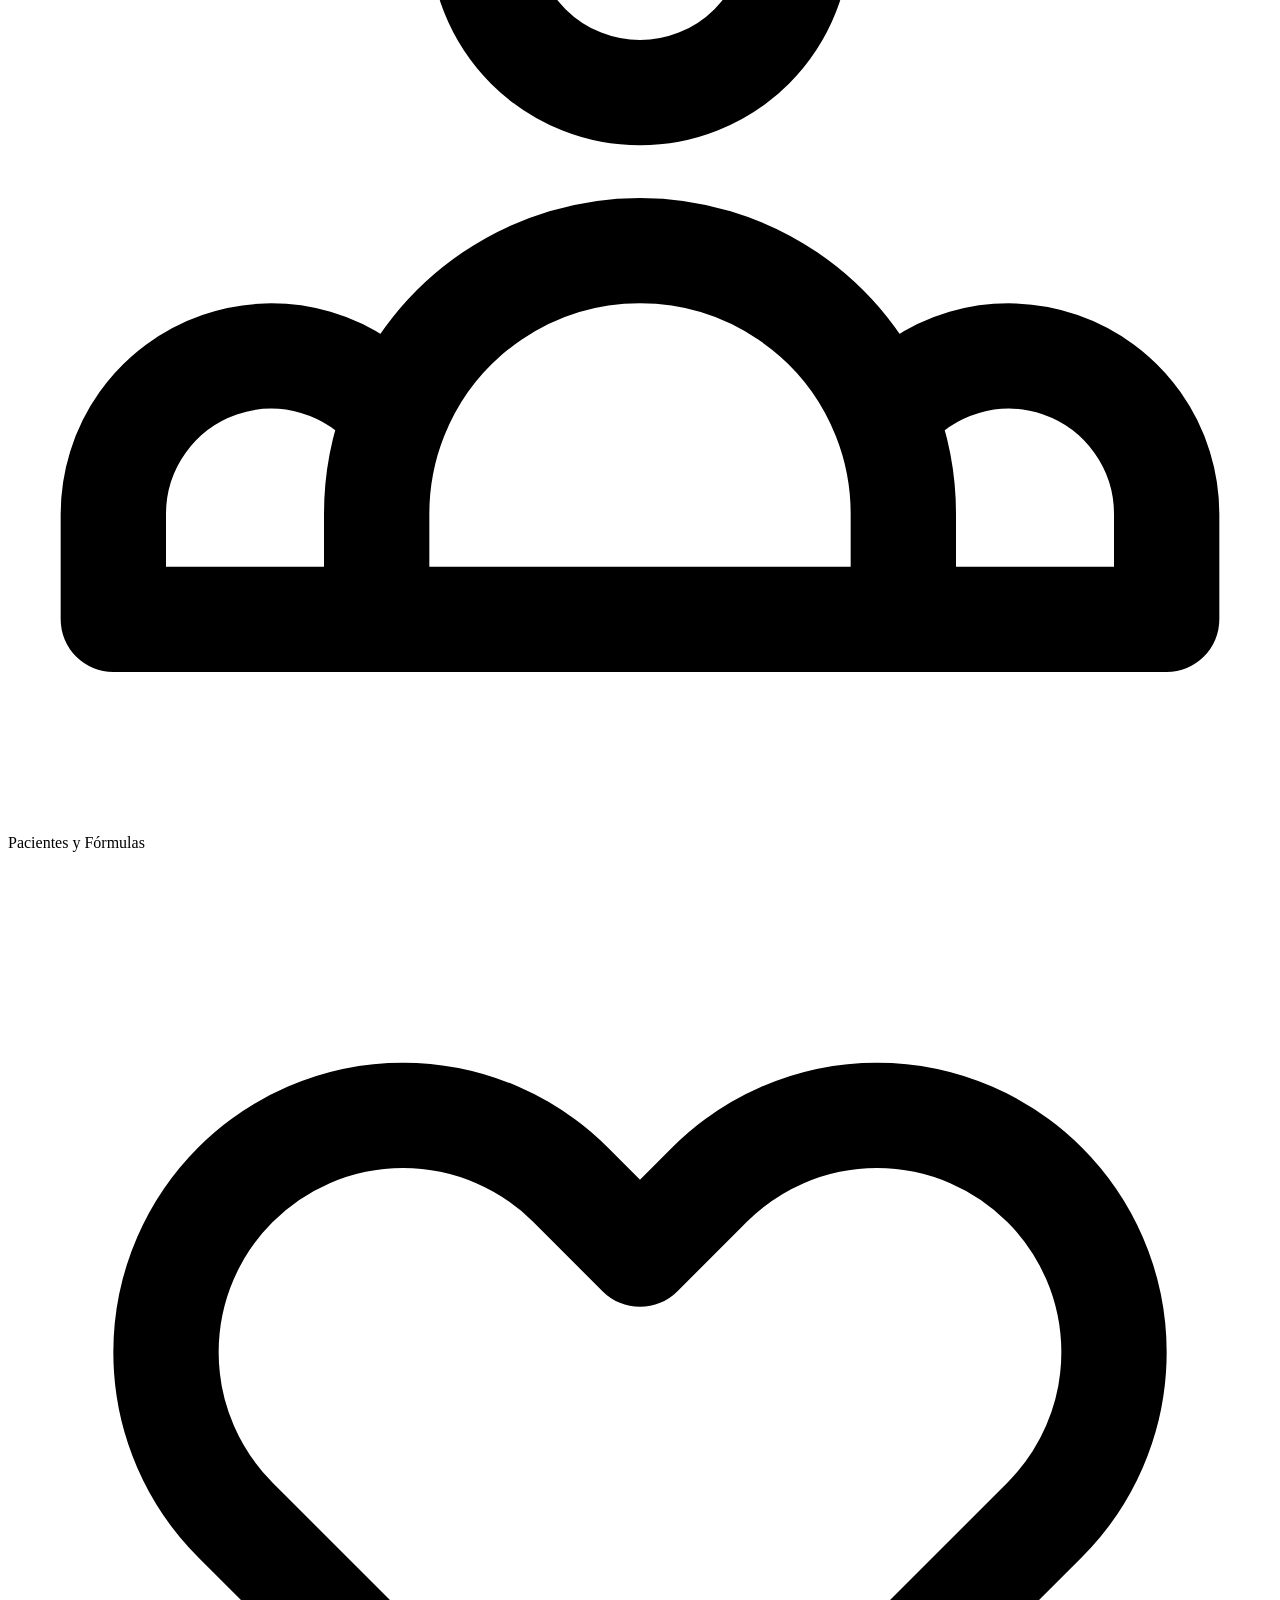
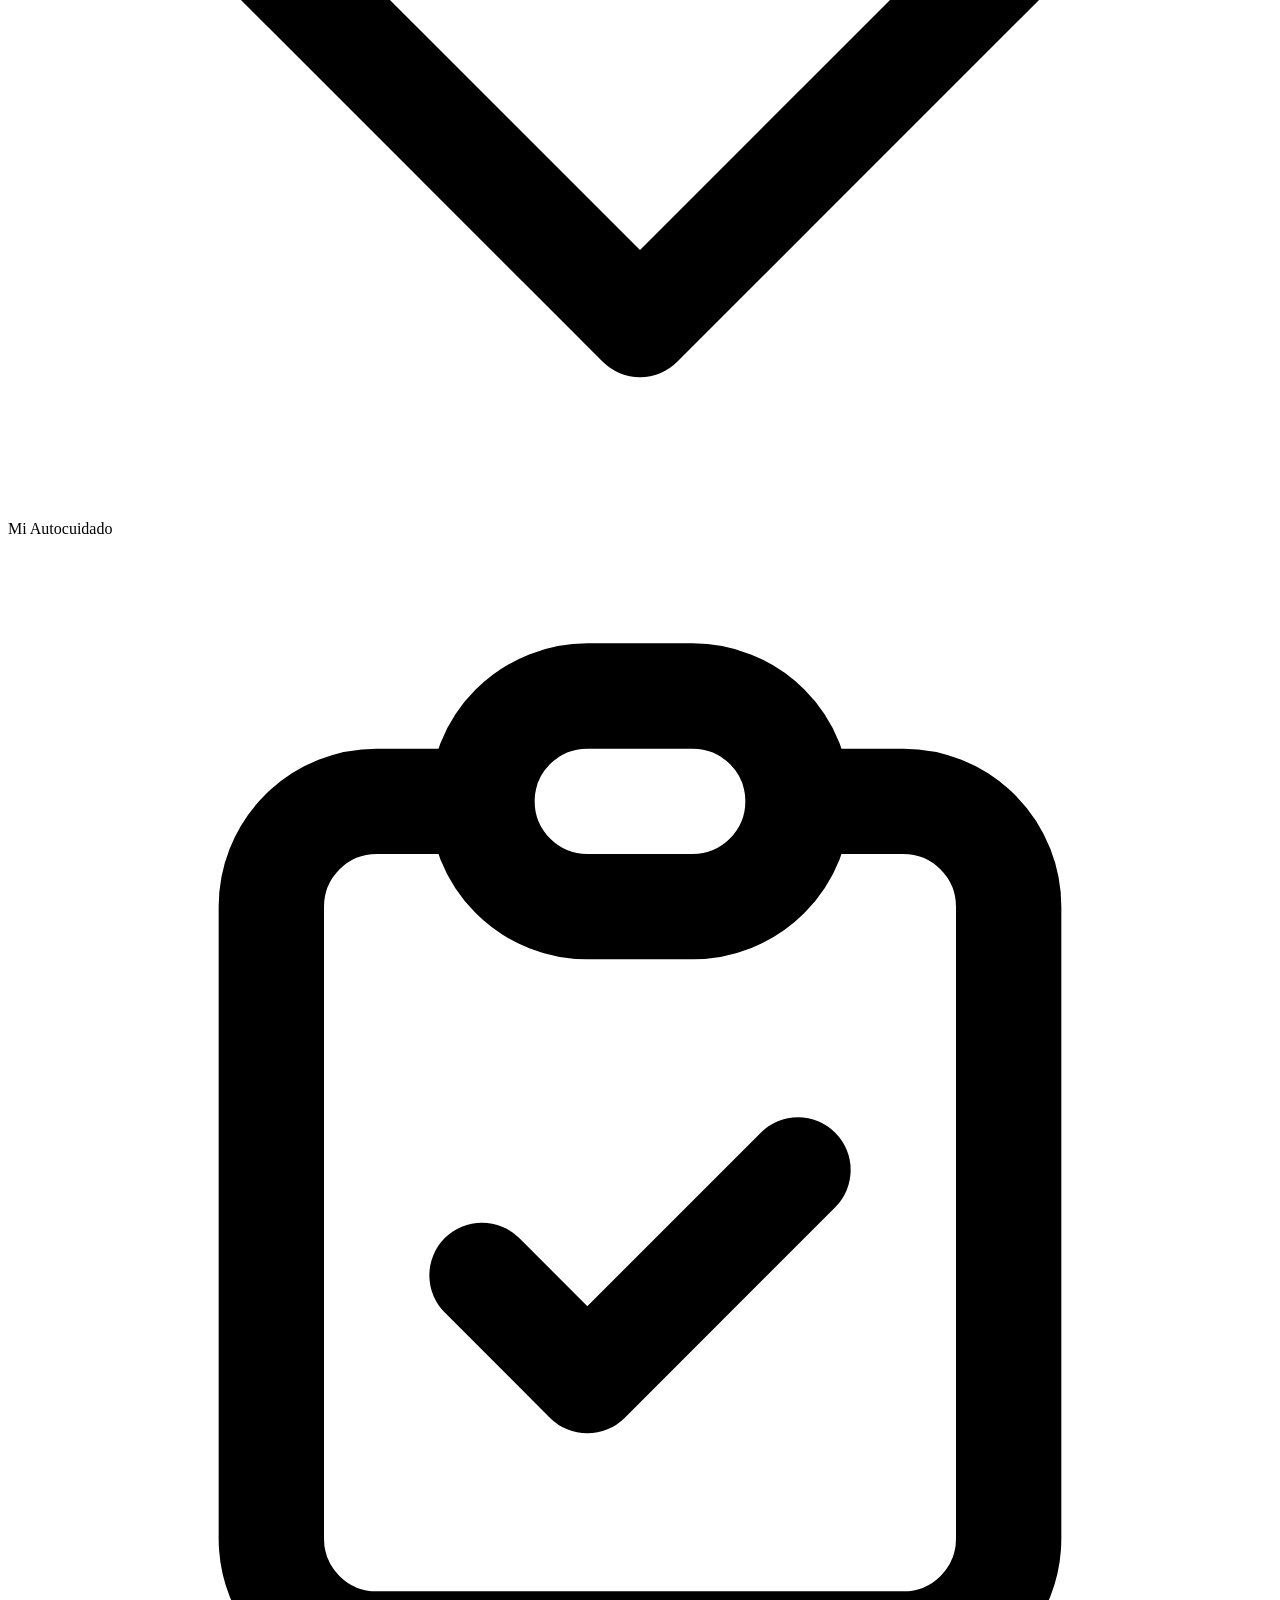
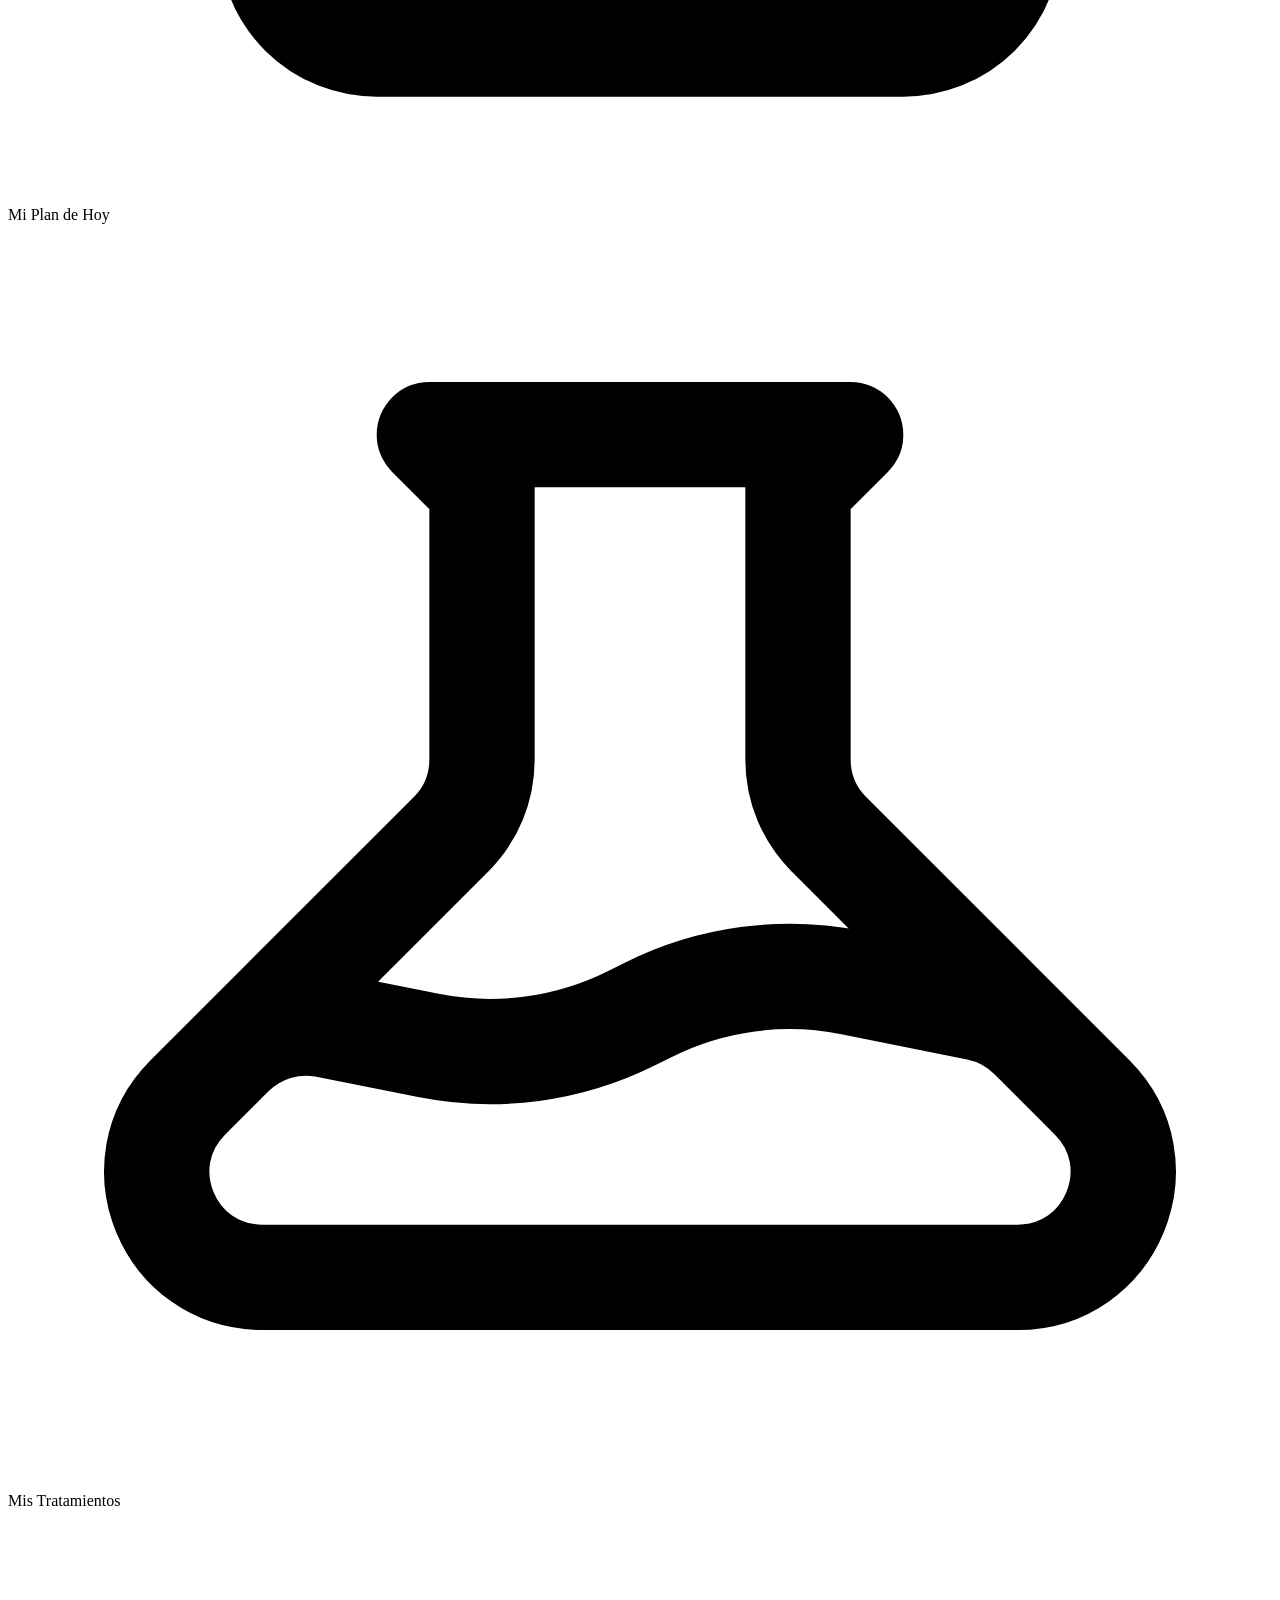
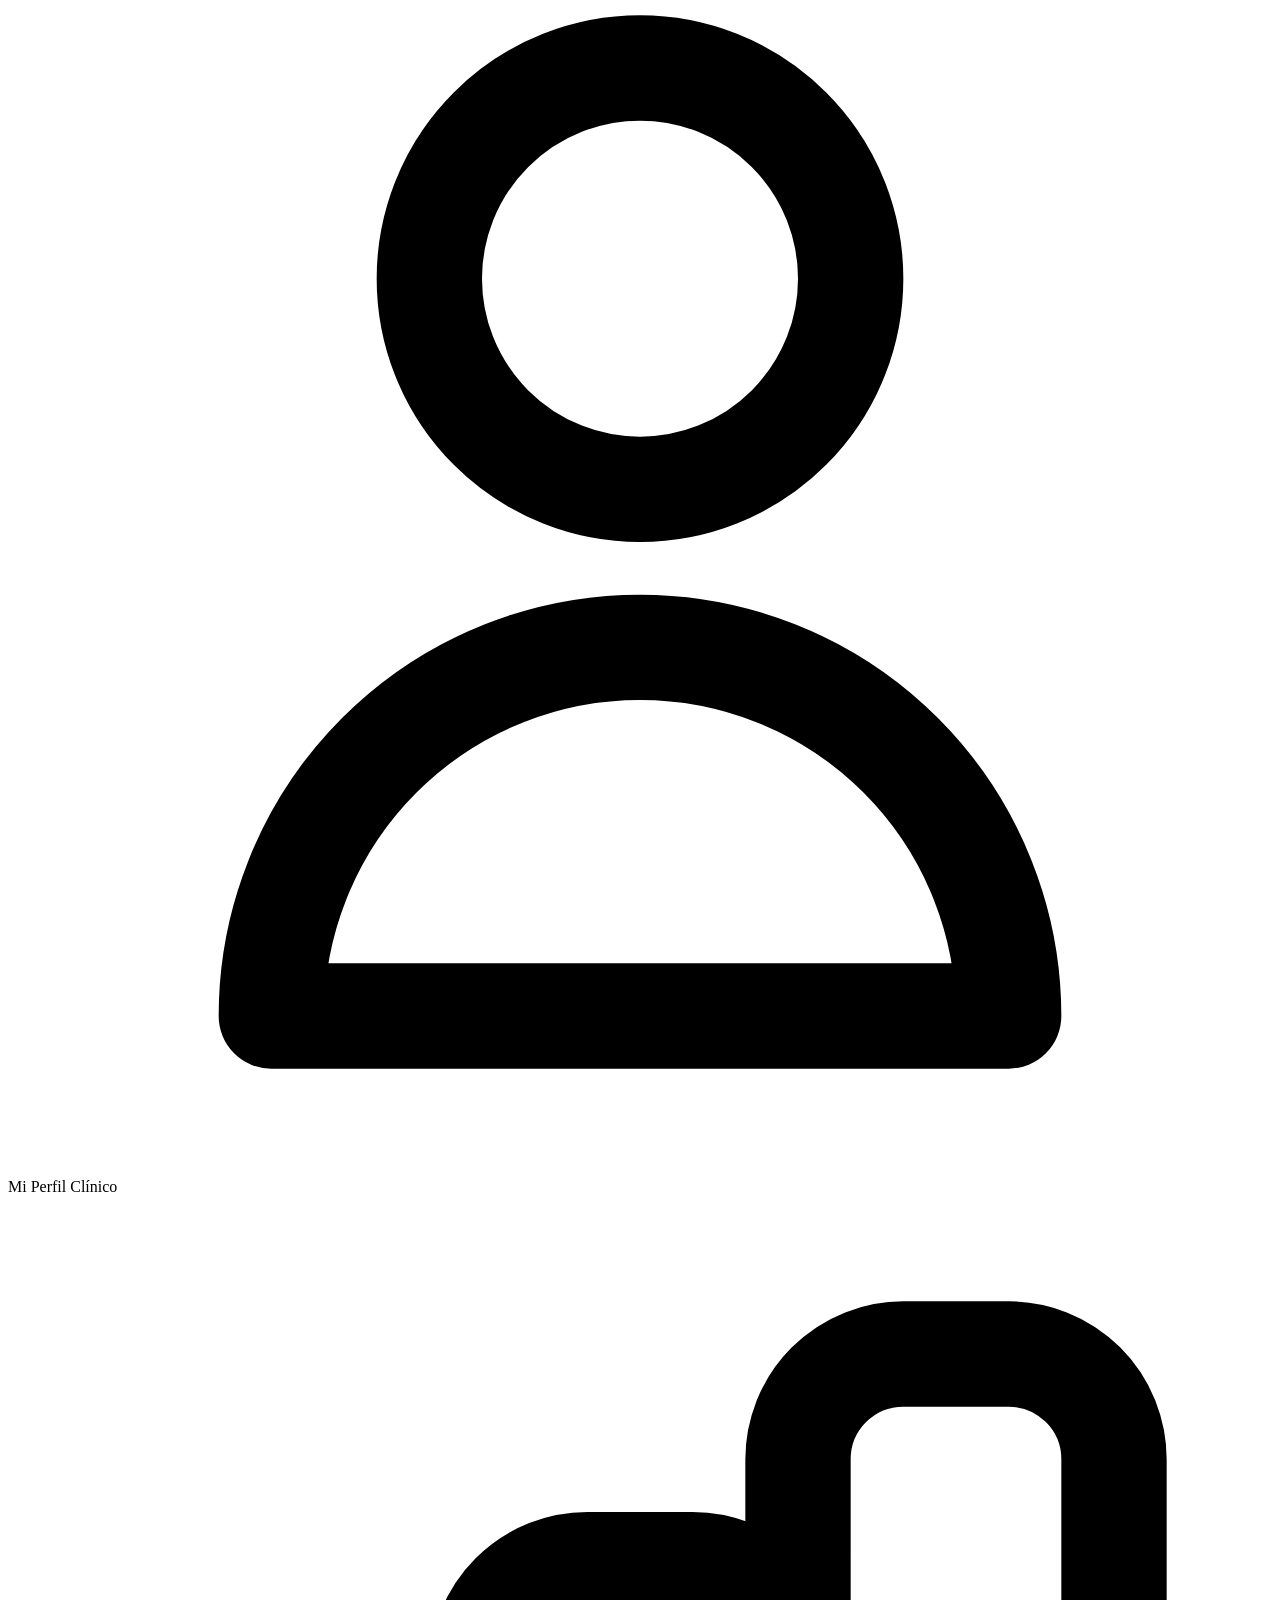
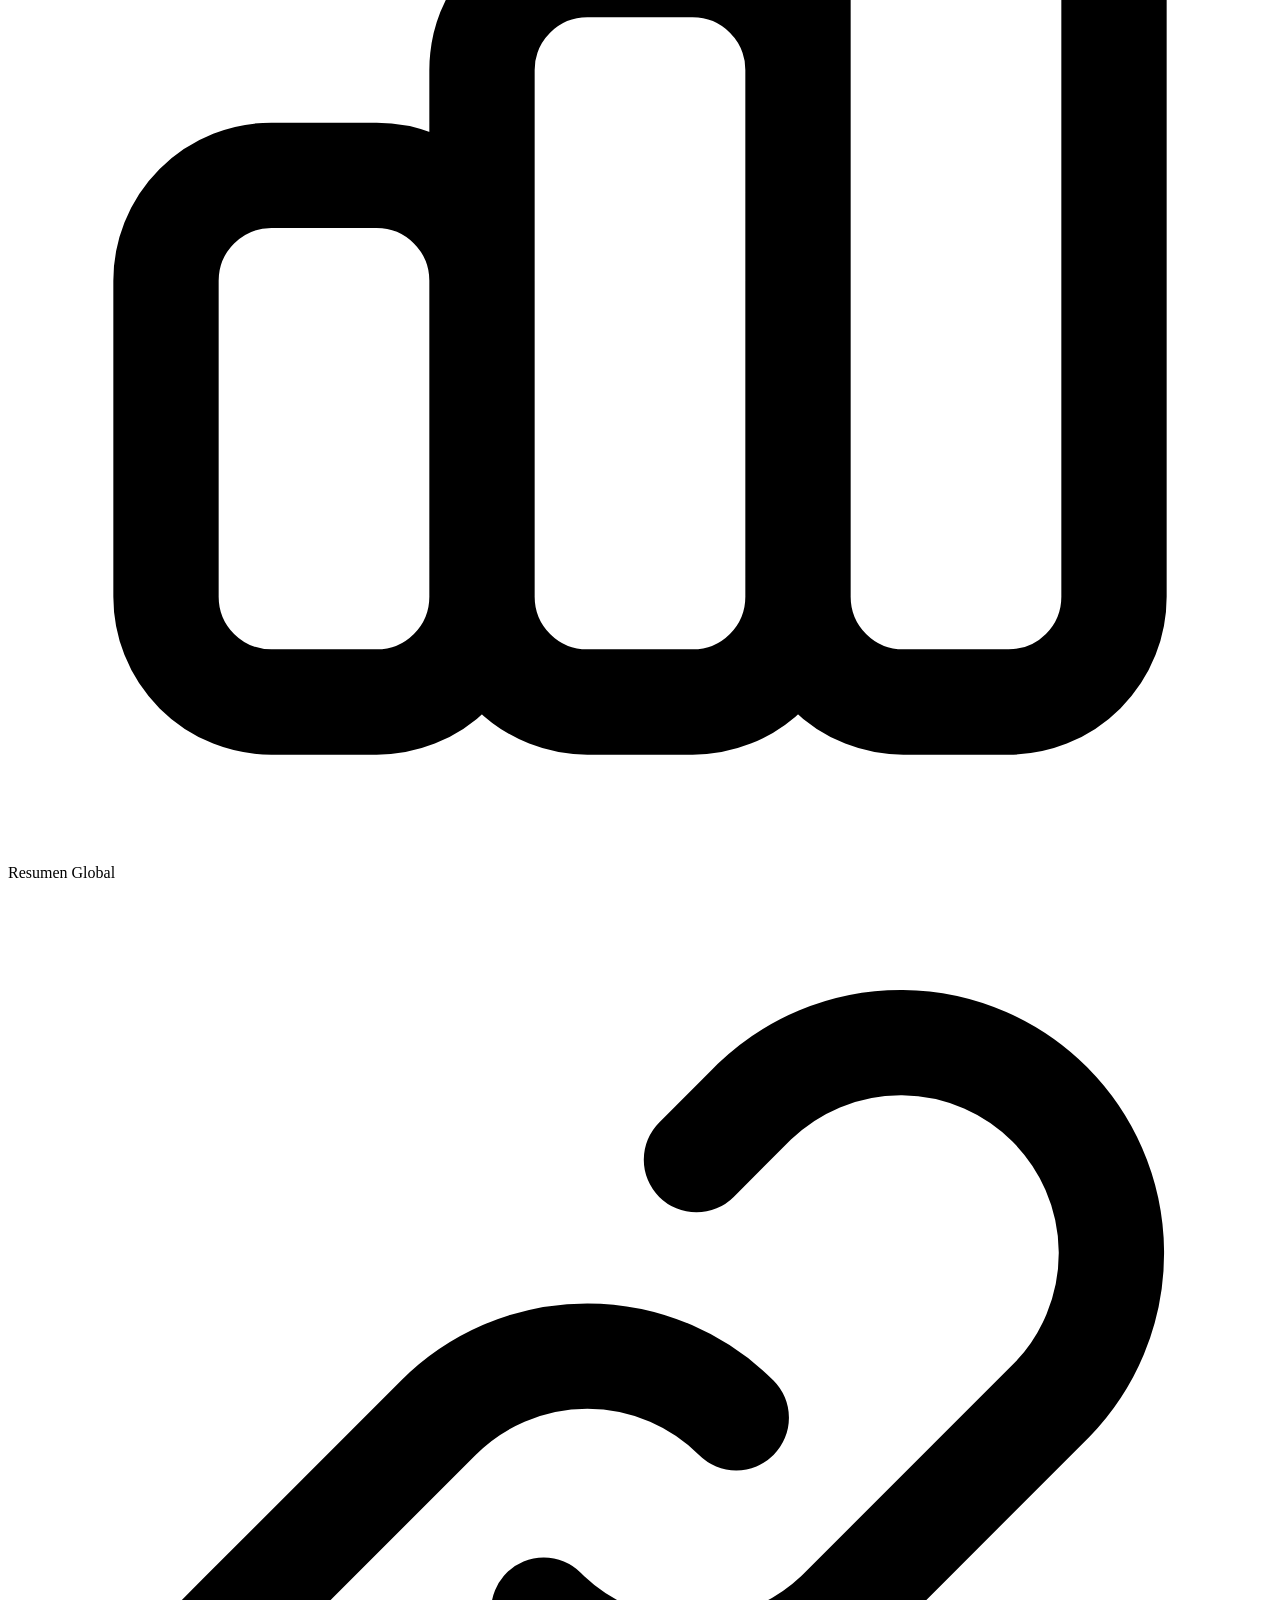
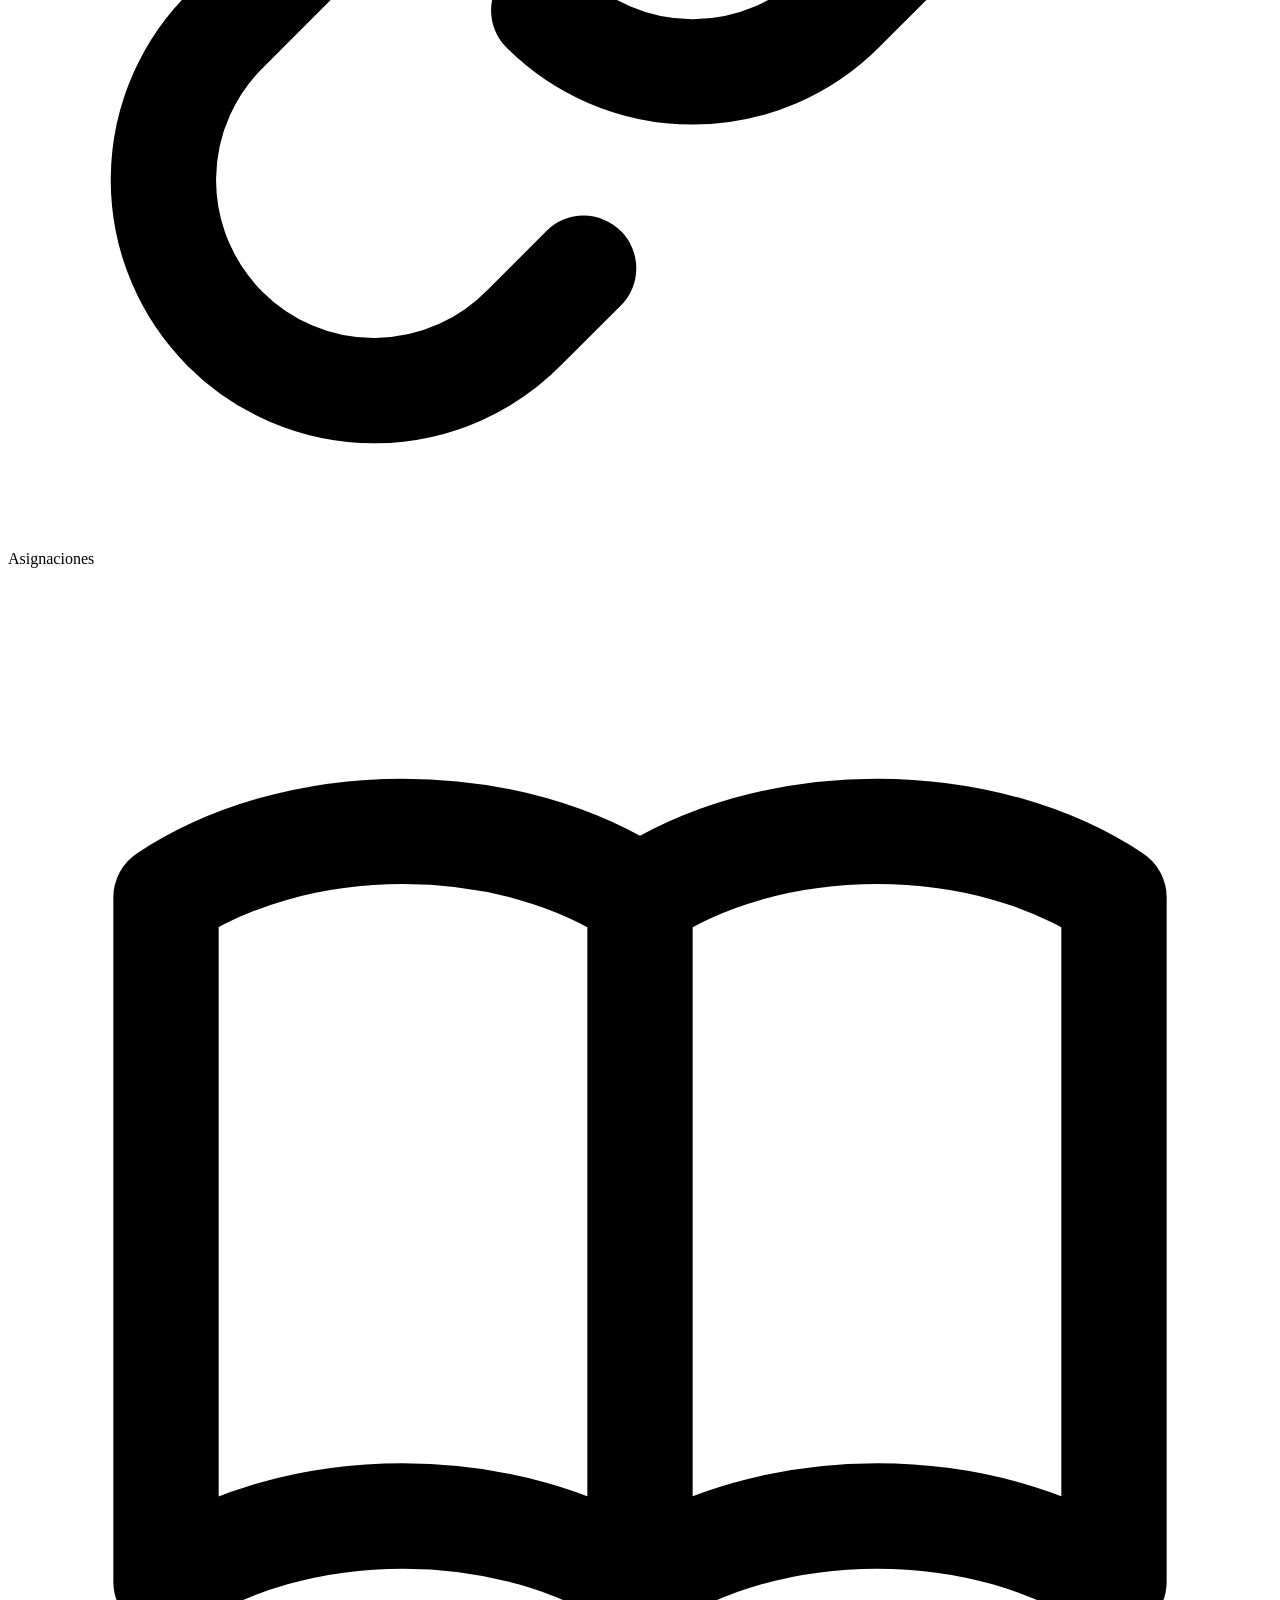
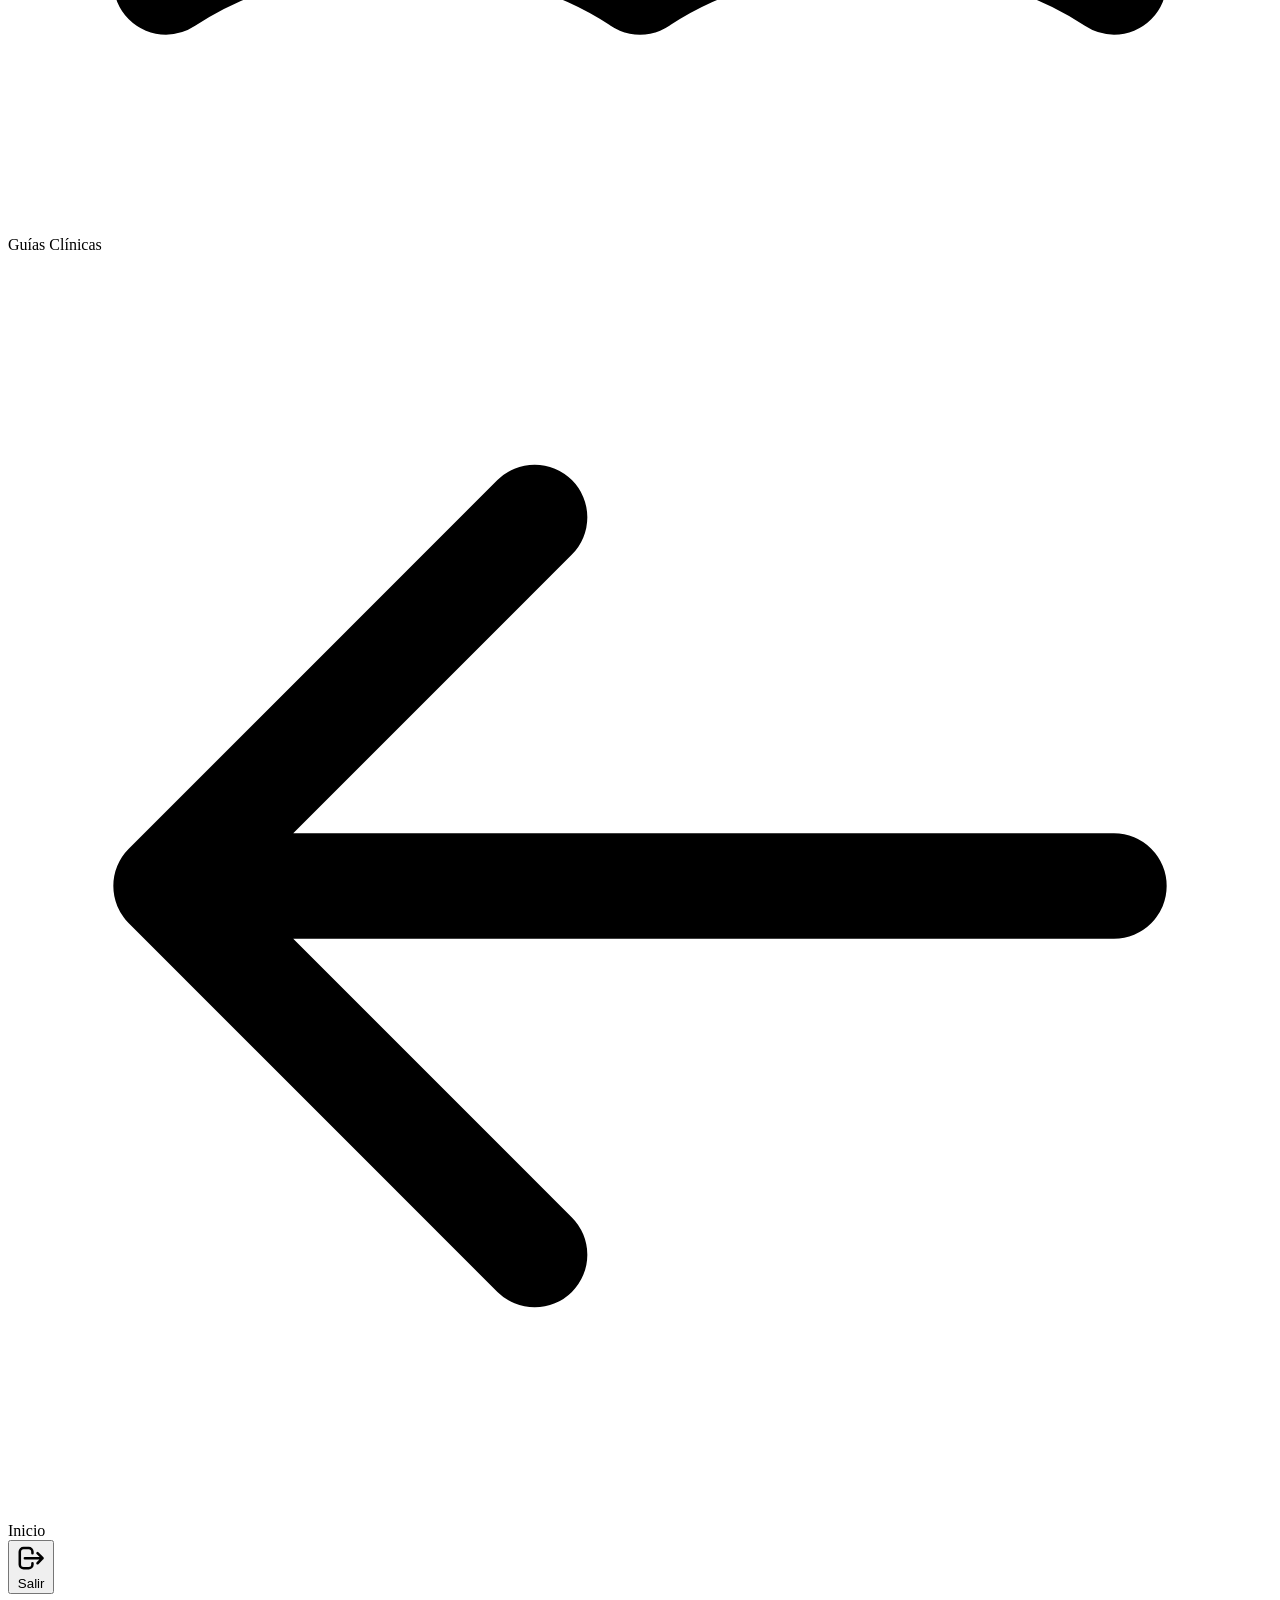
<file: target/classes/templates/fragments/sidebar.html>
<!DOCTYPE html>
<html xmlns:th="http://www.thymeleaf.org"
      xmlns:sec="http://www.thymeleaf.org/extras/spring-security">
<body>
<aside th:fragment="sidebar(activeMenu)"
       class="w-full lg:w-64 lg:min-h-screen shrink-0 bg-white dark:bg-slate-900 border-b lg:border-b-0 lg:border-r border-slate-200 dark:border-slate-800 flex flex-col justify-between">
    <div>
        <!-- Marca -->
        <div class="px-5 py-5 border-b border-slate-200 dark:border-slate-800 flex items-center gap-3">
            <div class="w-9 h-9 rounded-xl bg-teal-700 dark:bg-teal-600 text-white flex items-center justify-center shrink-0">
                <svg class="w-5 h-5" fill="none" stroke="currentColor" stroke-width="2" viewBox="0 0 24 24">
                    <path stroke-linecap="round" stroke-linejoin="round" d="M12 6v6l4 2m6-2a10 10 0 11-20 0 10 10 0 0120 0z"/>
                </svg>
            </div>
            <div>
                <p class="font-display font-bold text-slate-900 dark:text-slate-100 leading-tight">RememberMe</p>
                <p class="text-xs text-slate-500 dark:text-slate-400">Cuidado Clínico Seguro</p>
            </div>
        </div>

        <!-- Ficha de usuario autenticado -->
        <div class="p-4 border-b border-slate-200 dark:border-slate-800" sec:authorize="isAuthenticated()">
            <div class="flex items-center gap-3 p-2.5 rounded-xl bg-slate-50 dark:bg-slate-800/70 border border-slate-200 dark:border-slate-800">
                <img th:if="${#authentication.principal.avatarUrl != null}"
                     th:src="@{${#authentication.principal.avatarUrl}}"
                     th:alt="${#authentication.principal.nombre}"
                     class="w-10 h-10 rounded-xl object-cover border border-slate-200 dark:border-slate-700 shrink-0">
                <div th:if="${#authentication.principal.avatarUrl == null}"
                     class="w-10 h-10 rounded-xl bg-teal-50 text-teal-800 dark:bg-teal-950/70 dark:text-teal-200 flex items-center justify-center font-display font-bold text-sm shrink-0"
                     th:text="${#authentication.principal.iniciales}">RM</div>
                <div class="min-w-0">
                    <p class="text-sm font-semibold text-slate-900 dark:text-slate-100 truncate"
                       th:text="${#authentication.principal.nombre}">Usuario</p>
                    <p class="text-xs text-teal-700 dark:text-teal-400 font-medium"
                       th:text="${#authentication.principal.rol.etiqueta}">Rol</p>
                </div>
            </div>
        </div>

        <!-- Navegación dinámica según rol -->
        <nav class="p-3 space-y-1">
            <!-- ROL CUIDADOR -->
            <div sec:authorize="hasAuthority('ROL_CUIDADOR')" class="space-y-1">
                <a th:href="@{/cuidador/panel}"
                   th:classappend="${activeMenu == 'panel'} ? 'bg-teal-50 text-teal-700 dark:bg-teal-950/50 dark:text-teal-400 font-semibold' : 'text-slate-600 dark:text-slate-300 hover:bg-slate-100 dark:hover:bg-slate-800'"
                   class="flex items-center gap-3 px-3.5 py-2.5 rounded-xl text-sm transition">
                    <svg class="w-4 h-4 shrink-0" fill="none" stroke="currentColor" stroke-width="2" viewBox="0 0 24 24">
                        <path stroke-linecap="round" stroke-linejoin="round" d="M3 12l2-2m0 0l7-7 7 7M5 10v10a1 1 0 001 1h3m10-11l2 2m-2-2v10a1 1 0 01-1 1h-3m-6 0a1 1 0 001-1v-4a1 1 0 011-1h2a1 1 0 011 1v4a1 1 0 001 1m-6 0h6"/>
                    </svg>
                    <span>Panel de Turno</span>
                </a>
                <a th:href="@{/cuidador/pacientes}"
                   th:classappend="${activeMenu == 'pacientes'} ? 'bg-teal-50 text-teal-700 dark:bg-teal-950/50 dark:text-teal-400 font-semibold' : 'text-slate-600 dark:text-slate-300 hover:bg-slate-100 dark:hover:bg-slate-800'"
                   class="flex items-center gap-3 px-3.5 py-2.5 rounded-xl text-sm transition">
                    <svg class="w-4 h-4 shrink-0" fill="none" stroke="currentColor" stroke-width="2" viewBox="0 0 24 24">
                        <path stroke-linecap="round" stroke-linejoin="round" d="M17 20h5v-2a3 3 0 00-5.356-1.857M17 20H7m10 0v-2c0-.656-.126-1.283-.356-1.857M7 20H2v-2a3 3 0 015.356-1.857M7 20v-2c0-.656.126-1.283.356-1.857m0 0a5.002 5.002 0 019.288 0M15 7a3 3 0 11-6 0 3 3 0 016 0z"/>
                    </svg>
                    <span>Pacientes y Fórmulas</span>
                </a>
                <a th:href="@{/cuidador/autocuidado}"
                   th:classappend="${activeMenu == 'autocuidado'} ? 'bg-teal-50 text-teal-700 dark:bg-teal-950/50 dark:text-teal-400 font-semibold' : 'text-slate-600 dark:text-slate-300 hover:bg-slate-100 dark:hover:bg-slate-800'"
                   class="flex items-center gap-3 px-3.5 py-2.5 rounded-xl text-sm transition">
                    <svg class="w-4 h-4 shrink-0" fill="none" stroke="currentColor" stroke-width="2" viewBox="0 0 24 24">
                        <path stroke-linecap="round" stroke-linejoin="round" d="M4.318 6.318a4.5 4.5 0 000 6.364L12 20.364l7.682-7.682a4.5 4.5 0 00-6.364-6.364L12 7.636l-1.318-1.318a4.5 4.5 0 00-6.364 0z"/>
                    </svg>
                    <span>Mi Autocuidado</span>
                </a>
            </div>

            <!-- ROL PACIENTE -->
            <div sec:authorize="hasAuthority('ROL_PACIENTE')" class="space-y-1">
                <a th:href="@{/paciente/mi-plan}"
                   th:classappend="${activeMenu == 'mi-plan'} ? 'bg-teal-50 text-teal-700 dark:bg-teal-950/50 dark:text-teal-400 font-semibold' : 'text-slate-600 dark:text-slate-300 hover:bg-slate-100 dark:hover:bg-slate-800'"
                   class="flex items-center gap-3 px-3.5 py-2.5 rounded-xl text-sm transition">
                    <svg class="w-4 h-4 shrink-0" fill="none" stroke="currentColor" stroke-width="2" viewBox="0 0 24 24">
                        <path stroke-linecap="round" stroke-linejoin="round" d="M9 5H7a2 2 0 00-2 2v12a2 2 0 002 2h10a2 2 0 002-2V7a2 2 0 00-2-2h-2M9 5a2 2 0 002 2h2a2 2 0 002-2M9 5a2 2 0 012-2h2a2 2 0 012 2m-6 9l2 2 4-4"/>
                    </svg>
                    <span>Mi Plan de Hoy</span>
                </a>
                <a th:href="@{/paciente/mis-tratamientos}"
                   th:classappend="${activeMenu == 'mis-tratamientos'} ? 'bg-teal-50 text-teal-700 dark:bg-teal-950/50 dark:text-teal-400 font-semibold' : 'text-slate-600 dark:text-slate-300 hover:bg-slate-100 dark:hover:bg-slate-800'"
                   class="flex items-center gap-3 px-3.5 py-2.5 rounded-xl text-sm transition">
                    <svg class="w-4 h-4 shrink-0" fill="none" stroke="currentColor" stroke-width="2" viewBox="0 0 24 24">
                        <path stroke-linecap="round" stroke-linejoin="round" d="M19.428 15.428a2 2 0 00-1.022-.547l-2.387-.477a6 6 0 00-3.86.517l-.318.158a6 6 0 01-3.86.517L6.05 15.21a2 2 0 00-1.806.547M8 4h8l-1 1v5.172a2 2 0 00.586 1.414l5 5c1.26 1.26.367 3.414-1.415 3.414H4.828c-1.782 0-2.674-2.154-1.414-3.414l5-5A2 2 0 009 10.172V5L8 4z"/>
                    </svg>
                    <span>Mis Tratamientos</span>
                </a>
                <a th:href="@{/paciente/mi-perfil}"
                   th:classappend="${activeMenu == 'mi-perfil'} ? 'bg-teal-50 text-teal-700 dark:bg-teal-950/50 dark:text-teal-400 font-semibold' : 'text-slate-600 dark:text-slate-300 hover:bg-slate-100 dark:hover:bg-slate-800'"
                   class="flex items-center gap-3 px-3.5 py-2.5 rounded-xl text-sm transition">
                    <svg class="w-4 h-4 shrink-0" fill="none" stroke="currentColor" stroke-width="2" viewBox="0 0 24 24">
                        <path stroke-linecap="round" stroke-linejoin="round" d="M16 7a4 4 0 11-8 0 4 4 0 018 0zM12 14a7 7 0 00-7 7h14a7 7 0 00-7-7z"/>
                    </svg>
                    <span>Mi Perfil Clínico</span>
                </a>
            </div>

            <!-- ROL ADMIN -->
            <div sec:authorize="hasAuthority('ROL_ADMIN')" class="space-y-1">
                <a th:href="@{/admin/resumen}"
                   th:classappend="${activeMenu == 'admin-resumen'} ? 'bg-teal-50 text-teal-700 dark:bg-teal-950/50 dark:text-teal-400 font-semibold' : 'text-slate-600 dark:text-slate-300 hover:bg-slate-100 dark:hover:bg-slate-800'"
                   class="flex items-center gap-3 px-3.5 py-2.5 rounded-xl text-sm transition">
                    <svg class="w-4 h-4 shrink-0" fill="none" stroke="currentColor" stroke-width="2" viewBox="0 0 24 24">
                        <path stroke-linecap="round" stroke-linejoin="round" d="M9 19v-6a2 2 0 00-2-2H5a2 2 0 00-2 2v6a2 2 0 002 2h2a2 2 0 002-2zm0 0V9a2 2 0 012-2h2a2 2 0 012 2v10m-6 0a2 2 0 002 2h2a2 2 0 002-2m0 0V5a2 2 0 012-2h2a2 2 0 012 2v14a2 2 0 01-2 2h-2a2 2 0 01-2-2z"/>
                    </svg>
                    <span>Resumen Global</span>
                </a>
                <a th:href="@{/admin/asignaciones}"
                   th:classappend="${activeMenu == 'admin-asignaciones'} ? 'bg-teal-50 text-teal-700 dark:bg-teal-950/50 dark:text-teal-400 font-semibold' : 'text-slate-600 dark:text-slate-300 hover:bg-slate-100 dark:hover:bg-slate-800'"
                   class="flex items-center gap-3 px-3.5 py-2.5 rounded-xl text-sm transition">
                    <svg class="w-4 h-4 shrink-0" fill="none" stroke="currentColor" stroke-width="2" viewBox="0 0 24 24">
                        <path stroke-linecap="round" stroke-linejoin="round" d="M13.828 10.172a4 4 0 00-5.656 0l-4 4a4 4 0 105.656 5.656l1.102-1.101m-.758-4.899a4 4 0 005.656 0l4-4a4 4 0 00-5.656-5.656l-1.1 1.1"/>
                    </svg>
                    <span>Asignaciones</span>
                </a>
            </div>

            <!-- Módulo común: Guías Clínicas -->
            <div class="pt-2 mt-2 border-t border-slate-200 dark:border-slate-800">
                <a th:href="@{/guias}"
                   th:classappend="${activeMenu == 'guias'} ? 'bg-teal-50 text-teal-700 dark:bg-teal-950/50 dark:text-teal-400 font-semibold' : 'text-slate-600 dark:text-slate-300 hover:bg-slate-100 dark:hover:bg-slate-800'"
                   class="flex items-center gap-3 px-3.5 py-2.5 rounded-xl text-sm transition">
                    <svg class="w-4 h-4 shrink-0" fill="none" stroke="currentColor" stroke-width="2" viewBox="0 0 24 24">
                        <path stroke-linecap="round" stroke-linejoin="round" d="M12 6.253v13m0-13C10.832 5.477 9.246 5 7.5 5S4.168 5.477 3 6.253v13C4.168 18.477 5.754 18 7.5 18s3.332.477 4.5 1.253m0-13C13.168 5.477 14.754 5 16.5 5c1.747 0 3.332.477 4.5 1.253v13C19.832 18.477 18.247 18 16.5 18c-1.746 0-3.332.477-4.5 1.253"/>
                    </svg>
                    <span>Guías Clínicas</span>
                </a>
            </div>
        </nav>
    </div>

    <!-- Pie del Sidebar: Inicio y Salir -->
    <div class="p-3 border-t border-slate-200 dark:border-slate-800 flex items-center gap-2">
        <a th:href="@{/}"
           class="flex-1 flex items-center justify-center gap-1.5 px-3 py-2 rounded-xl text-xs font-medium text-slate-600 dark:text-slate-300 bg-slate-100 dark:bg-slate-800 hover:bg-slate-200 dark:hover:bg-slate-700 transition">
            <svg class="w-3.5 h-3.5" fill="none" stroke="currentColor" stroke-width="2" viewBox="0 0 24 24">
                <path stroke-linecap="round" stroke-linejoin="round" d="M10 19l-7-7m0 0l7-7m-7 7h18"/>
            </svg>
            <span>Inicio</span>
        </a>
        <form th:action="@{/auth/logout}" method="post" class="flex-1">
            <button type="submit"
                    class="w-full flex items-center justify-center gap-1.5 px-3 py-2 rounded-xl text-xs font-medium text-red-700 dark:text-red-400 bg-red-50 dark:bg-red-950/40 hover:bg-red-100 dark:hover:bg-red-950/60 transition">
                <svg class="w-3.5 h-3.5" fill="none" stroke="currentColor" stroke-width="2" viewBox="0 0 24 24">
                    <path stroke-linecap="round" stroke-linejoin="round" d="M17 16l4-4m0 0l-4-4m4 4H7m6 4v1a3 3 0 01-3 3H6a3 3 0 01-3-3V7a3 3 0 013-3h4a3 3 0 013 3v1"/>
                </svg>
                <span>Salir</span>
            </button>
        </form>
    </div>
</aside>
</body>
</html>
</file>
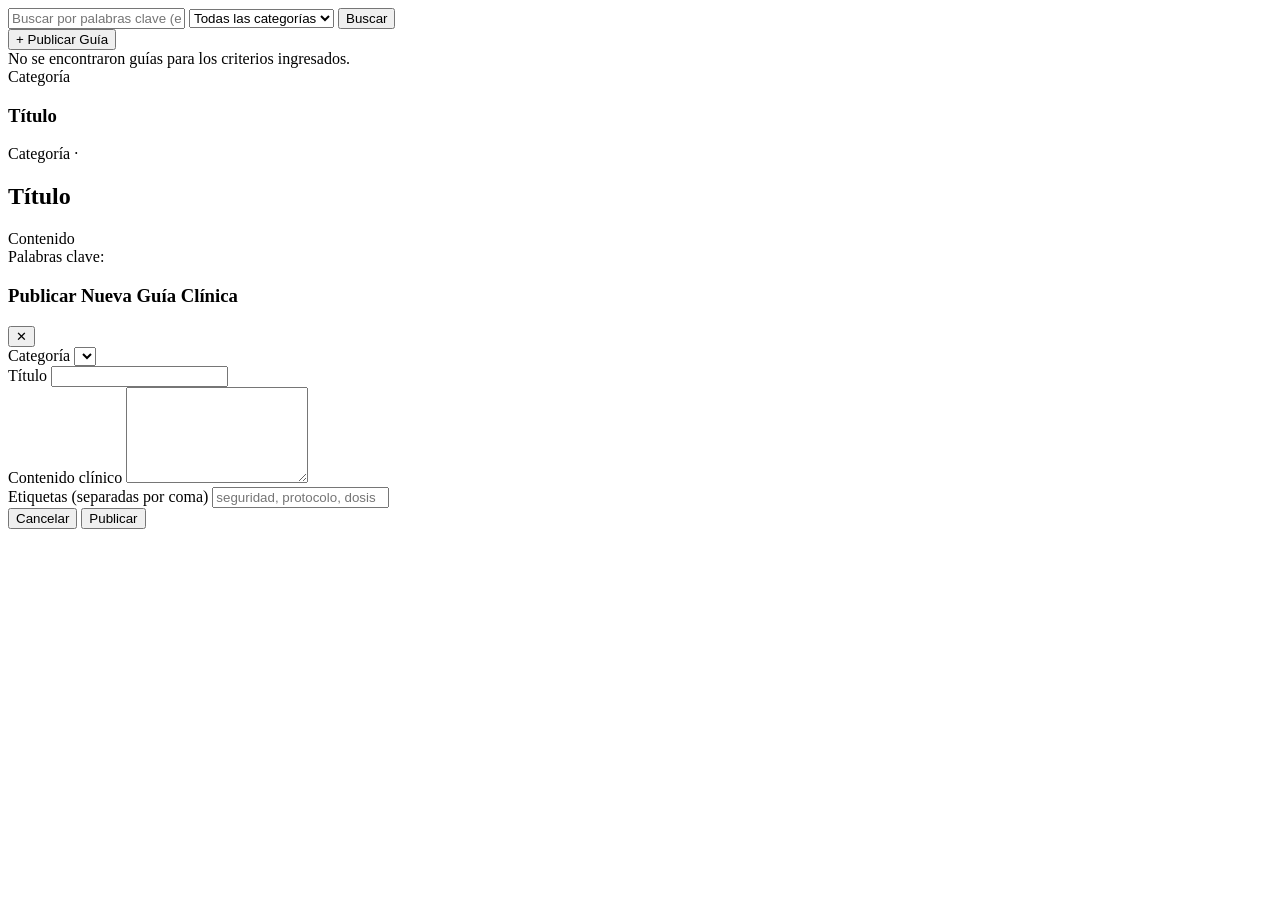
<file: target/classes/templates/guias/guias.html>
<!DOCTYPE html>
<html lang="es" xmlns:th="http://www.thymeleaf.org" xmlns:sec="http://www.thymeleaf.org/extras/spring-security">
<head th:replace="~{fragments/head :: head('Guías Clínicas')}"></head>
<body class="bg-slate-50 dark:bg-slate-950 text-slate-900 dark:text-slate-100 min-h-screen flex flex-col lg:flex-row">

<aside th:replace="~{fragments/sidebar :: sidebar(${activeMenu})}"></aside>

<div class="flex-1 flex flex-col min-w-0">
    <header th:replace="~{fragments/header :: header(${breadcrumb}, null, null)}"></header>

    <main class="p-6 max-w-6xl w-full mx-auto space-y-6">
        <div th:if="${exito}" class="p-4 rounded-2xl border border-emerald-200 dark:border-emerald-900/60 bg-emerald-50 dark:bg-emerald-950/30 text-emerald-700 dark:text-emerald-400 text-sm" th:text="${exito}"></div>
        <div th:if="${error}" class="p-4 rounded-2xl border border-red-200 dark:border-red-900/60 bg-red-50 dark:bg-red-950/40 text-red-700 dark:text-red-400 text-sm" th:text="${error}"></div>

        <!-- Barra de búsqueda FULLTEXT + filtros + botón publicar (solo Admin) -->
        <section class="bg-white dark:bg-slate-900 border border-slate-200 dark:border-slate-800 rounded-2xl p-5 space-y-4">
            <div class="flex flex-wrap items-center justify-between gap-4">
                <form th:action="@{/guias}" method="get" class="flex-1 flex flex-wrap gap-3 min-w-[260px]">
                    <input type="text" name="q" th:value="${termino}"
                           placeholder="Buscar por palabras clave (ej. insulina, burnout, 5 correctos)..."
                           class="flex-1 min-w-[220px] px-4 py-2.5 rounded-xl border border-slate-300 dark:border-slate-700 bg-white dark:bg-slate-800 text-sm focus:outline-none focus:ring-2 focus:ring-teal-600">
                    <select name="categoriaId"
                            class="px-3.5 py-2.5 rounded-xl border border-slate-300 dark:border-slate-700 bg-white dark:bg-slate-800 text-sm">
                        <option value="">Todas las categorías</option>
                        <option th:each="cat : ${categorias}" th:value="${cat.id}" th:text="${cat.nombre}"
                                th:selected="${categoriaIdSeleccionada != null and categoriaIdSeleccionada == cat.id}"></option>
                    </select>
                    <button type="submit"
                            class="px-5 py-2.5 rounded-xl bg-teal-700 hover:bg-teal-800 dark:bg-teal-600 text-white text-sm font-semibold transition">
                        Buscar
                    </button>
                </form>

                <button sec:authorize="hasAuthority('ROL_ADMIN')" type="button" onclick="openModal('modalPublicarGuia')"
                        class="px-4 py-2.5 rounded-xl border border-teal-700 dark:border-teal-500 text-teal-700 dark:text-teal-400 hover:bg-teal-50 dark:hover:bg-teal-950/40 text-sm font-semibold transition">
                    + Publicar Guía
                </button>
            </div>
        </section>

        <!-- Maestro-Detalle: Listado y Lector -->
        <section class="grid grid-cols-1 lg:grid-cols-12 gap-6">
            <!-- Lista -->
            <div class="lg:col-span-5 space-y-3">
                <div th:if="${#lists.isEmpty(guias)}" class="bg-white dark:bg-slate-900 border border-slate-200 dark:border-slate-800 rounded-2xl p-8 text-center text-sm text-slate-500">
                    No se encontraron guías para los criterios ingresados.
                </div>

                <a th:each="g : ${guias}"
                   th:href="@{/guias(leer=${g.id}, q=${termino}, categoriaId=${categoriaIdSeleccionada})}"
                   th:classappend="${guiaSeleccionada != null and guiaSeleccionada.id == g.id} ? 'border-teal-700 dark:border-teal-500 bg-teal-50/40 dark:bg-teal-950/20' : 'border-slate-200 dark:border-slate-800 bg-white dark:bg-slate-900'"
                   class="block border rounded-2xl p-5 hover:border-teal-600 transition">
                    <div class="flex items-center justify-between gap-2 text-xs text-teal-700 dark:text-teal-400 font-semibold">
                        <span th:text="${g.categoria.nombre}">Categoría</span>
                        <span class="font-mono-tabular text-slate-400" th:text="${#temporals.format(g.creadoEn, 'yyyy-MM-dd')}"></span>
                    </div>
                    <h3 class="font-display font-bold text-base mt-1.5" th:text="${g.titulo}">Título</h3>
                    <p th:if="${g.etiquetas != null}" class="text-xs text-slate-500 dark:text-slate-400 mt-2 truncate"
                       th:text="${g.etiquetas}"></p>
                </a>
            </div>

            <!-- Lector -->
            <div class="lg:col-span-7">
                <article th:if="${guiaSeleccionada != null}"
                         class="bg-white dark:bg-slate-900 border border-slate-200 dark:border-slate-800 rounded-2xl p-6 sm:p-8 space-y-5">
                    <div class="flex flex-wrap items-center gap-2 text-xs text-teal-700 dark:text-teal-400 font-semibold">
                        <span th:text="${guiaSeleccionada.categoria.nombre}">Categoría</span>
                        <span class="text-slate-400">·</span>
                        <span class="font-mono-tabular text-slate-500 dark:text-slate-400"
                              th:text="'Publicado ' + ${#temporals.format(guiaSeleccionada.creadoEn, 'yyyy-MM-dd')}"></span>
                    </div>

                    <h2 class="text-2xl font-display font-bold leading-snug" th:text="${guiaSeleccionada.titulo}">Título</h2>

                    <div class="text-sm sm:text-base text-slate-700 dark:text-slate-300 leading-relaxed whitespace-pre-line border-t border-slate-200 dark:border-slate-800 pt-5"
                         th:text="${guiaSeleccionada.contenido}">Contenido</div>

                    <div th:if="${guiaSeleccionada.etiquetas != null}" class="pt-4 border-t border-slate-200 dark:border-slate-800 text-xs text-slate-500 dark:text-slate-400">
                        <span class="font-semibold">Palabras clave:</span>
                        <span th:text="${guiaSeleccionada.etiquetas}"></span>
                    </div>
                </article>
            </div>
        </section>
    </main>
</div>

<!-- Modal Publicar Guía (exclusivo ROL_ADMIN) -->
<div sec:authorize="hasAuthority('ROL_ADMIN')" id="modalPublicarGuia" data-modal="true"
     class="hidden fixed inset-0 z-50 bg-slate-950/60 backdrop-blur-sm items-center justify-center p-4">
    <div class="bg-white dark:bg-slate-900 border border-slate-200 dark:border-slate-800 rounded-2xl max-w-lg w-full p-6">
        <div class="flex items-center justify-between mb-4">
            <h3 class="text-lg font-display font-bold">Publicar Nueva Guía Clínica</h3>
            <button type="button" onclick="closeModal('modalPublicarGuia')" class="text-slate-400">✕</button>
        </div>
        <form th:action="@{/guias/publicar}" th:object="${guiaDto}" method="post" class="space-y-4">
            <div>
                <label class="block text-xs font-medium mb-1">Categoría</label>
                <select th:field="*{categoriaId}" required
                        class="w-full px-3.5 py-2 rounded-xl border border-slate-300 dark:border-slate-700 bg-white dark:bg-slate-800 text-sm">
                    <option th:each="cat : ${categorias}" th:value="${cat.id}" th:text="${cat.nombre}"></option>
                </select>
            </div>
            <div>
                <label class="block text-xs font-medium mb-1">Título</label>
                <input th:field="*{titulo}" type="text" required
                       class="w-full px-3.5 py-2 rounded-xl border border-slate-300 dark:border-slate-700 bg-white dark:bg-slate-800 text-sm">
            </div>
            <div>
                <label class="block text-xs font-medium mb-1">Contenido clínico</label>
                <textarea th:field="*{contenido}" rows="6" required
                          class="w-full px-3.5 py-2 rounded-xl border border-slate-300 dark:border-slate-700 bg-white dark:bg-slate-800 text-sm"></textarea>
            </div>
            <div>
                <label class="block text-xs font-medium mb-1">Etiquetas (separadas por coma)</label>
                <input th:field="*{etiquetas}" type="text" placeholder="seguridad, protocolo, dosis"
                       class="w-full px-3.5 py-2 rounded-xl border border-slate-300 dark:border-slate-700 bg-white dark:bg-slate-800 text-sm">
            </div>
            <div class="flex justify-end gap-2">
                <button type="button" onclick="closeModal('modalPublicarGuia')"
                        class="px-4 py-2 rounded-xl border border-slate-300 dark:border-slate-700 text-sm">Cancelar</button>
                <button type="submit"
                        class="px-4 py-2 rounded-xl bg-teal-700 hover:bg-teal-800 dark:bg-teal-600 text-white text-sm font-semibold">Publicar</button>
            </div>
        </form>
    </div>
</div>

</body>
</html>
</file>
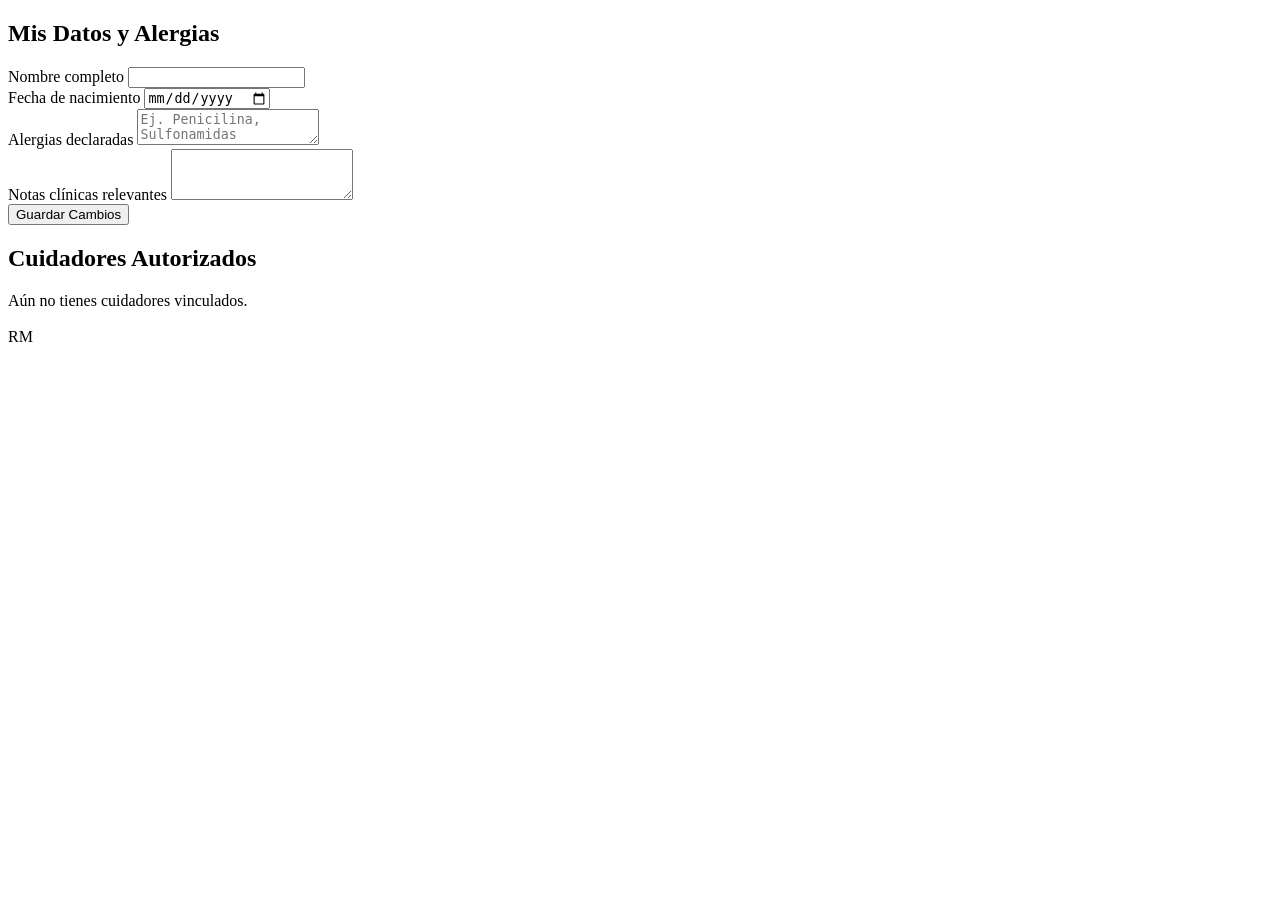
<file: target/classes/templates/paciente/mi-perfil.html>
<!DOCTYPE html>
<html lang="es" xmlns:th="http://www.thymeleaf.org">
<head th:replace="~{fragments/head :: head('Mi Perfil Clínico')}"></head>
<body class="bg-slate-50 dark:bg-slate-950 text-slate-900 dark:text-slate-100 min-h-screen flex flex-col lg:flex-row">

<aside th:replace="~{fragments/sidebar :: sidebar(${activeMenu})}"></aside>

<div class="flex-1 flex flex-col min-w-0">
    <header th:replace="~{fragments/header :: header(${breadcrumb}, 'Mi Plan de Hoy', '/paciente/mi-plan')}"></header>

    <main class="p-6 max-w-5xl w-full mx-auto space-y-6">
        <div th:if="${exito}" class="p-4 rounded-2xl border border-emerald-200 dark:border-emerald-900/60 bg-emerald-50 dark:bg-emerald-950/30 text-emerald-700 dark:text-emerald-400 text-sm" th:text="${exito}"></div>
        <div th:if="${error}" class="p-4 rounded-2xl border border-red-200 dark:border-red-900/60 bg-red-50 dark:bg-red-950/40 text-red-700 dark:text-red-400 text-sm" th:text="${error}"></div>

        <div class="grid grid-cols-1 lg:grid-cols-12 gap-6">
            <!-- Edición clínica -->
            <section class="lg:col-span-7 bg-white dark:bg-slate-900 border border-slate-200 dark:border-slate-800 rounded-2xl p-6">
                <h2 class="text-lg font-display font-bold">Mis Datos y Alergias</h2>
                <form th:action="@{/paciente/mi-perfil}" th:object="${pacienteDto}" method="post" class="mt-5 space-y-4">
                    <div>
                        <label class="block text-xs font-medium mb-1">Nombre completo</label>
                        <input th:field="*{nombreCompleto}" type="text" required
                               class="w-full px-3.5 py-2.5 rounded-xl border border-slate-300 dark:border-slate-700 bg-white dark:bg-slate-800 text-sm">
                    </div>
                    <div>
                        <label class="block text-xs font-medium mb-1">Fecha de nacimiento</label>
                        <input th:field="*{fechaNacimiento}" type="date"
                               class="w-full px-3.5 py-2.5 rounded-xl border border-slate-300 dark:border-slate-700 bg-white dark:bg-slate-800 text-sm font-mono-tabular">
                    </div>
                    <div>
                        <label class="block text-xs font-medium mb-1">Alergias declaradas</label>
                        <textarea th:field="*{alergias}" rows="2" placeholder="Ej. Penicilina, Sulfonamidas"
                                  class="w-full px-3.5 py-2.5 rounded-xl border border-slate-300 dark:border-slate-700 bg-white dark:bg-slate-800 text-sm"></textarea>
                    </div>
                    <div>
                        <label class="block text-xs font-medium mb-1">Notas clínicas relevantes</label>
                        <textarea th:field="*{notasClinicas}" rows="3"
                                  class="w-full px-3.5 py-2.5 rounded-xl border border-slate-300 dark:border-slate-700 bg-white dark:bg-slate-800 text-sm"></textarea>
                    </div>
                    <button type="submit"
                            class="px-5 py-2.5 rounded-xl bg-teal-700 hover:bg-teal-800 dark:bg-teal-600 text-white text-sm font-semibold transition">
                        Guardar Cambios
                    </button>
                </form>
            </section>

            <!-- Cuidadores autorizados -->
            <section class="lg:col-span-5 bg-white dark:bg-slate-900 border border-slate-200 dark:border-slate-800 rounded-2xl p-6 space-y-4">
                <h2 class="text-lg font-display font-bold">Cuidadores Autorizados</h2>
                <div th:if="${#lists.isEmpty(cuidadores)}" class="text-sm text-slate-500">
                    Aún no tienes cuidadores vinculados.
                </div>
                <div class="space-y-3">
                    <div th:each="cp : ${cuidadores}"
                         class="flex items-center gap-3 p-3.5 rounded-xl border border-slate-200 dark:border-slate-800 bg-slate-50 dark:bg-slate-800/60">
                        <img th:if="${cp.cuidador.avatarUrl != null}" th:src="@{${cp.cuidador.avatarUrl}}" th:alt="${cp.cuidador.nombre}"
                             class="w-10 h-10 rounded-xl object-cover shrink-0">
                        <div th:if="${cp.cuidador.avatarUrl == null}"
                             class="w-10 h-10 rounded-xl bg-teal-50 text-teal-800 dark:bg-teal-950/70 dark:text-teal-200 flex items-center justify-center font-display font-bold text-sm shrink-0"
                             th:text="${cp.cuidador.iniciales}">RM</div>
                        <div class="min-w-0">
                            <p class="text-sm font-semibold truncate" th:text="${cp.cuidador.nombre}"></p>
                            <p class="text-xs text-slate-500 dark:text-slate-400 truncate" th:text="${cp.cuidador.correo}"></p>
                            <p class="text-xs font-medium text-teal-700 dark:text-teal-400 mt-0.5"
                               th:text="${cp.esPrincipal} ? 'Cuidador Principal' : 'Cuidador de Apoyo'"></p>
                        </div>
                    </div>
                </div>
            </section>
        </div>
    </main>
</div>

</body>
</html>
</file>
